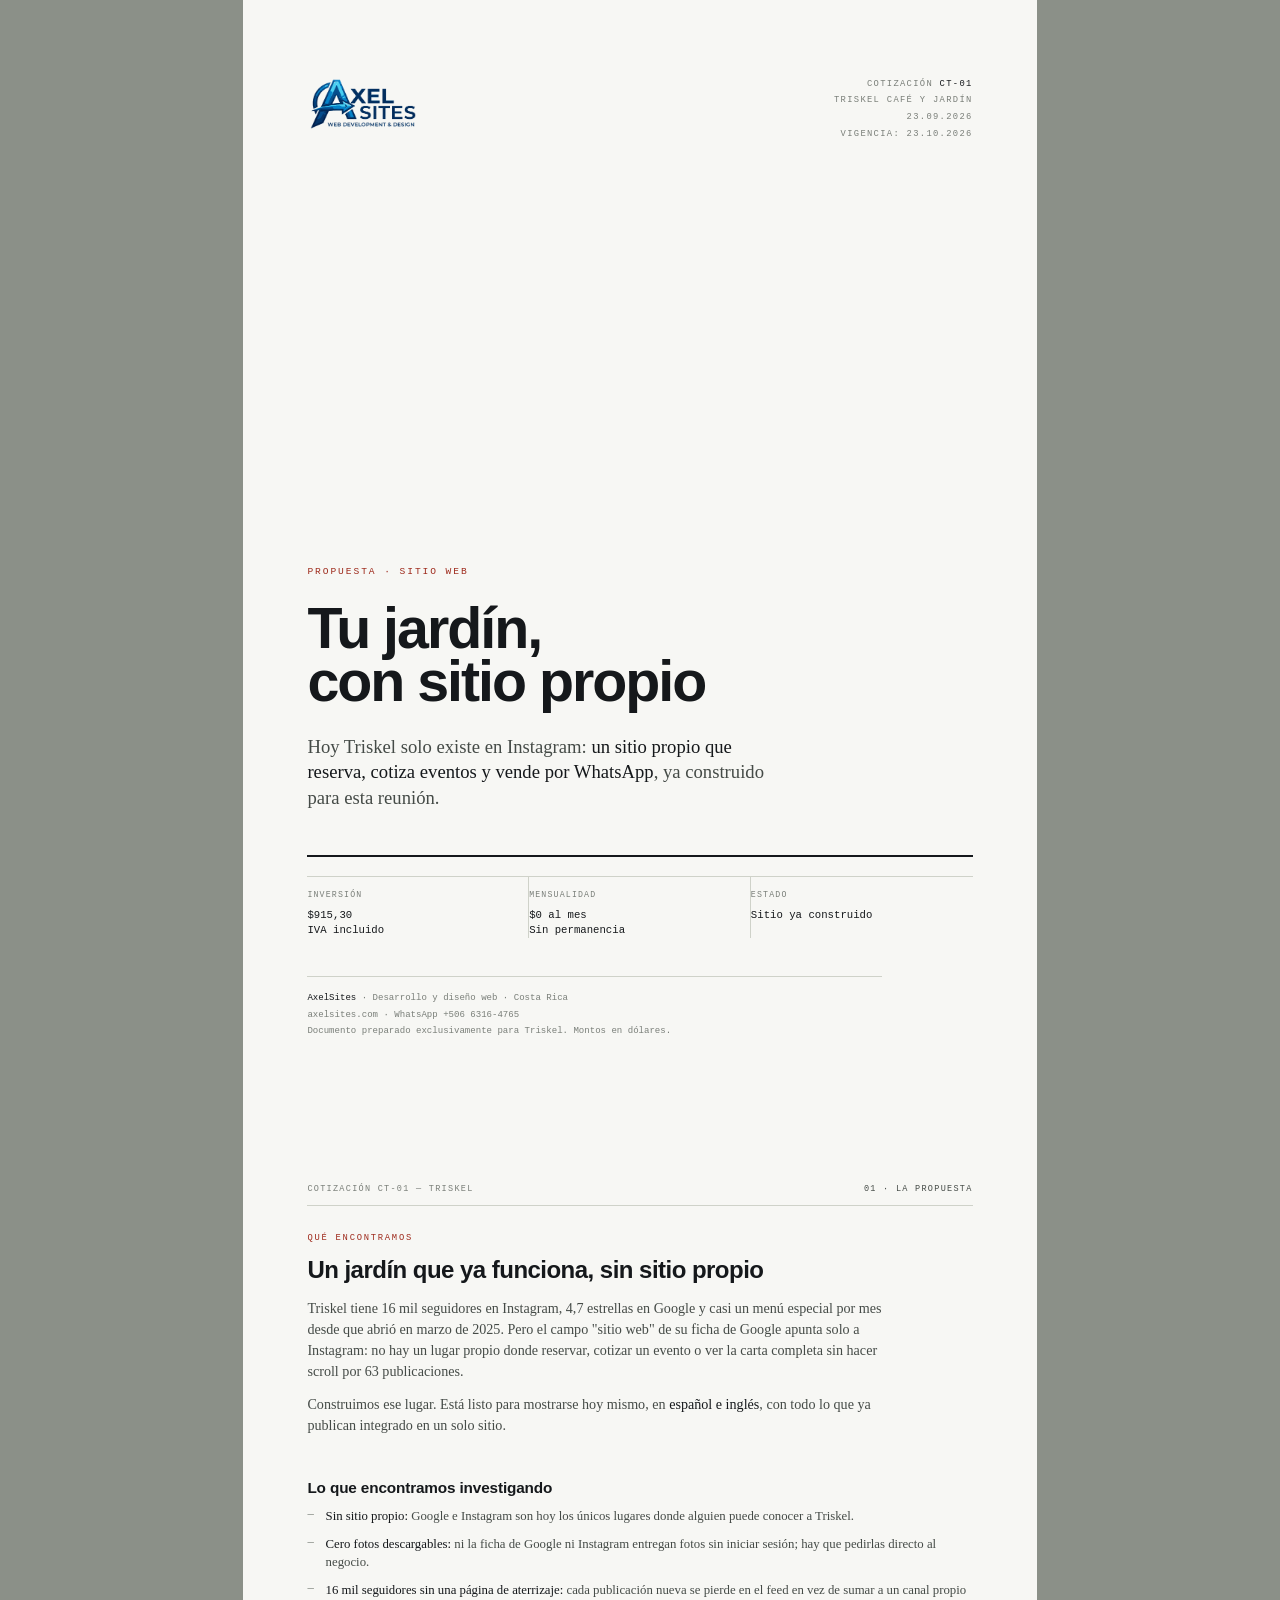
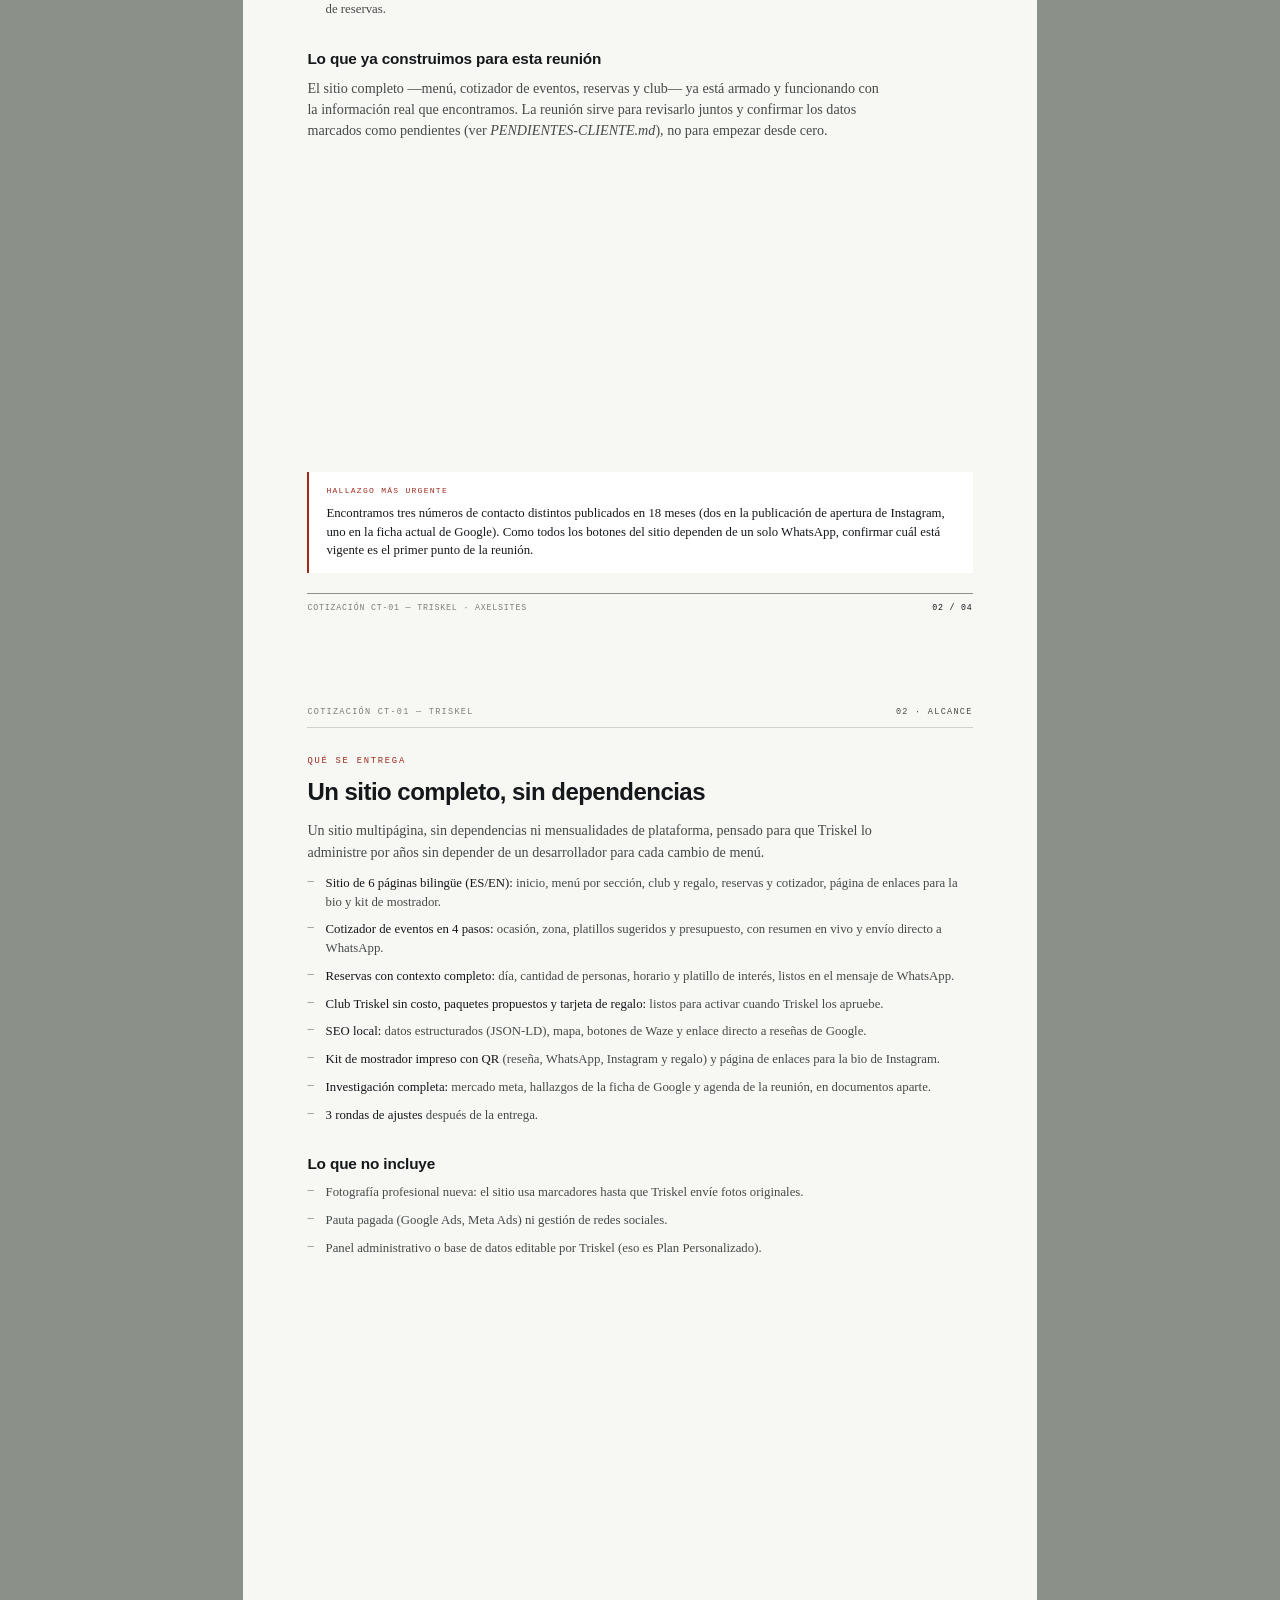
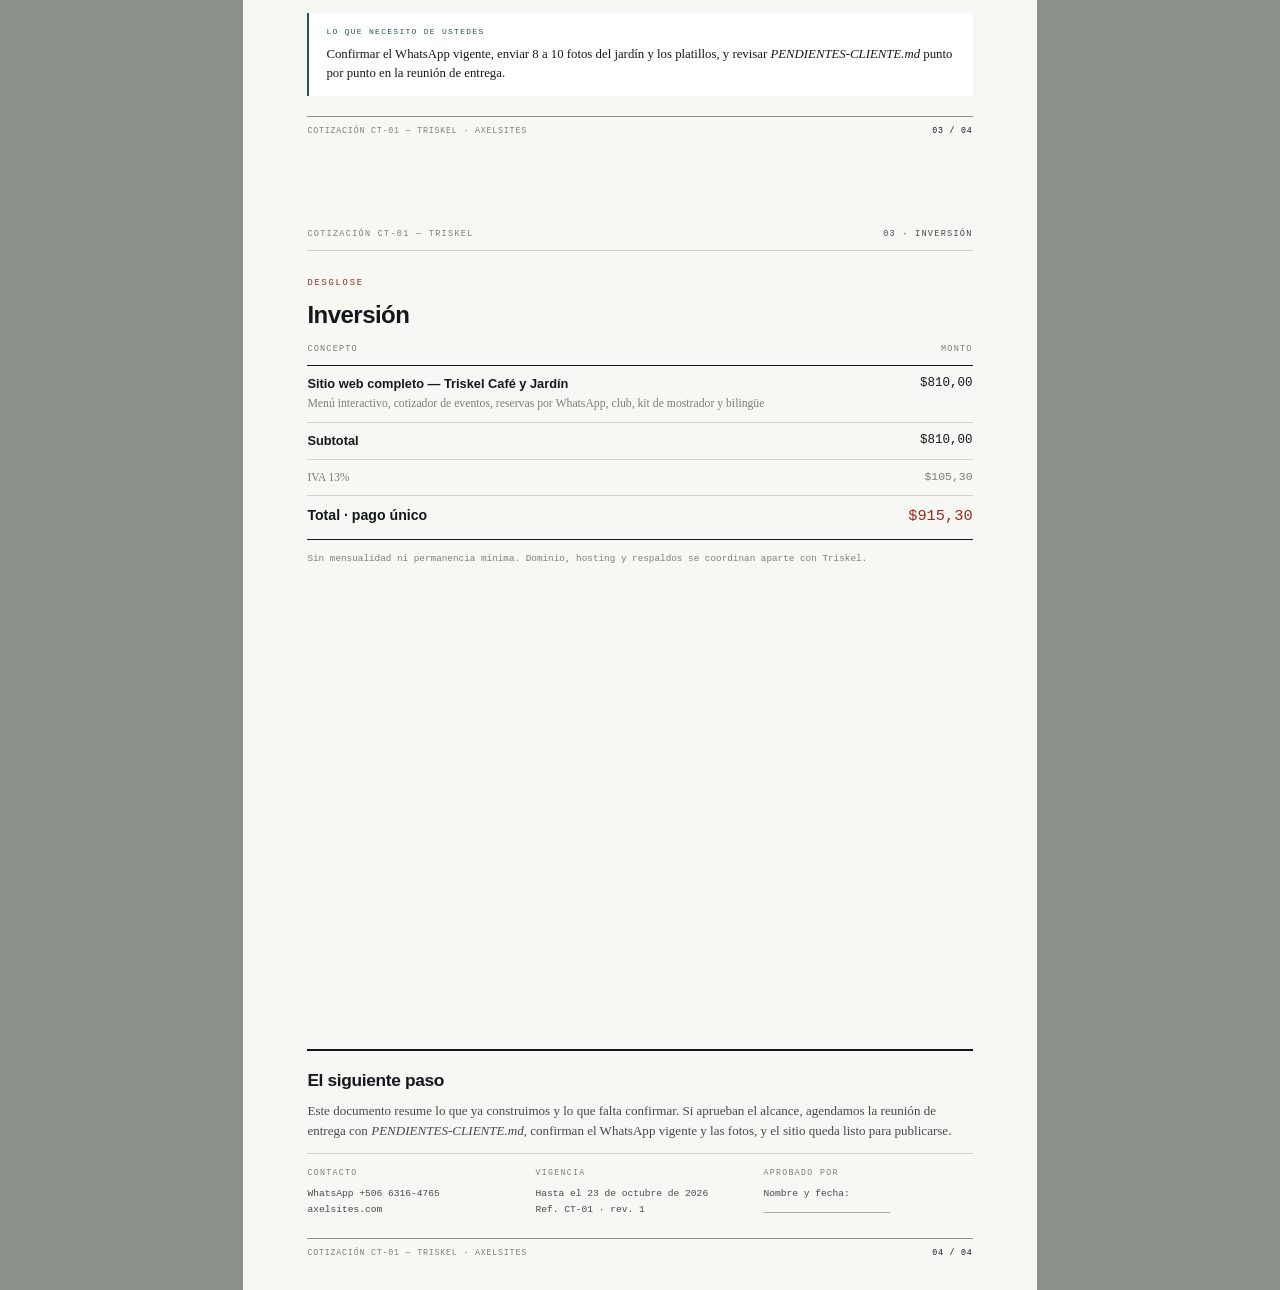
<file: cotizacion/cotizacion.html>
<!doctype html>
<!-- ==========================================================================
     COTIZACIÓN · formato estándar de Axel Sites (4 páginas A4)
     Triskel Café y Jardín · CT-01 · 23.09.2026
     Se exporta a PDF con:
       msedge --headless=new --disable-gpu --no-pdf-header-footer \
              --print-to-pdf="Cotizacion-CT01-Triskel.pdf" \
              "http://localhost:5539/cotizacion/cotizacion.html"
     ========================================================================== -->
<html lang="es">
<head>
<meta charset="utf-8">
<title>Cotización CT-01 · Triskel Café y Jardín</title>
<link rel="stylesheet" href="fonts-embedded.css">
<style>
@page{ size:A4; margin:0 }
:root{
  --paper:#F7F7F4; --ink:#15181B; --ink-2:#454B47; --muted:#7A7F79;
  --line:#CFD2C9; --line-hard:#8B9088;
  --red:#9E2A1C; --red-wash:#EDE2DF;
  --slate:#2F4F5C; --slate-wash:#DCE7EB;
  --f-d:"Archivo","Helvetica Neue",Arial,sans-serif;
  --f-b:"Newsreader",Georgia,serif;
  --f-m:"IBM Plex Mono",Consolas,monospace;
}
*{box-sizing:border-box; -webkit-print-color-adjust:exact; print-color-adjust:exact}
html,body{margin:0;padding:0;background:#8B9088}
body{font-family:var(--f-b); color:var(--ink); font-size:10pt; line-height:1.5}
.page{position:relative; width:210mm; height:297mm; background:var(--paper);
  overflow:hidden; page-break-after:always; break-after:page; margin:0 auto;
  padding:16mm 17mm 19mm; display:flex; flex-direction:column}
.page:last-child{page-break-after:auto; break-after:auto}
.tbstrip{position:absolute; left:17mm; right:17mm; bottom:8mm; border-top:.5pt solid var(--line-hard);
  padding-top:2.2mm; display:flex; justify-content:space-between; font-family:var(--f-m);
  font-size:6.2pt; letter-spacing:.1em; text-transform:uppercase; color:var(--muted)}
.tbstrip .pg{color:var(--ink); font-weight:500}
.rh{display:flex; justify-content:space-between; border-bottom:.5pt solid var(--line);
  padding-bottom:2.4mm; margin-bottom:7mm; font-family:var(--f-m); font-size:6.4pt;
  letter-spacing:.15em; text-transform:uppercase; color:var(--muted)}
.rh b{font-weight:500; color:var(--ink-2)}

/* ---------- portada ---------- */
.cover{justify-content:space-between; padding:20mm 17mm 19mm}
.cv-top{display:flex; justify-content:space-between; align-items:flex-start}
.cv-logo{height:15mm; width:auto; display:block}
.cv-ref{font-family:var(--f-m); font-size:6.6pt; letter-spacing:.15em; text-transform:uppercase;
  color:var(--muted); text-align:right; line-height:1.9}
.cv-ref b{color:var(--ink); font-weight:500}
.cv-mid{margin-top:auto}
.cv-eyebrow{font-family:var(--f-m); font-size:7.2pt; letter-spacing:.2em; text-transform:uppercase;
  color:var(--red); margin:0 0 6mm}
.cv-title{font-family:var(--f-d); font-weight:800; font-size:43pt; line-height:.92;
  letter-spacing:-.035em; margin:0 0 7mm}
.cv-sub{font-size:14pt; line-height:1.36; font-weight:300; color:var(--ink-2); max-width:122mm; margin:0 0 12mm}
.cv-sub em{font-style:normal; color:var(--ink); font-weight:400}
.cv-rule{height:1.6pt; background:var(--ink); margin-bottom:5mm}
.cv-grid{display:grid; grid-template-columns:repeat(3,1fr); border-top:.5pt solid var(--line)}
.cv-grid div{padding:3.2mm 4mm 0 0; border-right:.5pt solid var(--line)}
.cv-grid div:last-child{border-right:0; padding-right:0}
.cv-grid dt{font-family:var(--f-m); font-size:6.2pt; letter-spacing:.14em; text-transform:uppercase; color:var(--muted); margin:0 0 1.5mm}
.cv-grid dd{margin:0; font-family:var(--f-m); font-size:8pt; line-height:1.45}
.cv-foot{margin-top:10mm; padding-top:3.5mm; border-top:.5pt solid var(--line);
  font-family:var(--f-m); font-size:6.8pt; color:var(--muted); line-height:1.8}
.cv-foot b{color:var(--ink); font-weight:500}

/* ---------- tipografía ---------- */
h2{font-family:var(--f-d); font-weight:800; font-size:18pt; line-height:1.08;
  letter-spacing:-.022em; margin:0 0 4mm; text-wrap:balance}
h3{font-family:var(--f-d); font-weight:600; font-size:11.5pt; line-height:1.25; margin:0 0 2.6mm; letter-spacing:-.01em}
.eyebrow{font-family:var(--f-m); font-size:6.6pt; letter-spacing:.2em; text-transform:uppercase; color:var(--red); margin:0 0 3mm}
p{margin:0 0 3mm; max-width:152mm}
.lead{font-size:10.6pt; color:var(--ink-2); line-height:1.5}
.lead strong{color:var(--ink); font-weight:500}
strong{font-weight:500}
.sec{margin-bottom:8mm}
.tight .sec{margin-bottom:6mm}
.tight .steps > div{padding:2.2mm 0}
.tight td{padding:2.4mm 3mm 2.5mm 0}
.tight tr.tot td{padding-top:2.8mm; padding-bottom:2.8mm}
.sec:last-child{margin-bottom:0}

/* ---------- cajas ---------- */
.note{border-left:2pt solid var(--slate); background:#FFF; padding:3.4mm 4.5mm; margin:0}
.note .tag{display:block; font-family:var(--f-m); font-size:6pt; letter-spacing:.16em;
  text-transform:uppercase; color:var(--slate); margin-bottom:1.8mm}
.note p{font-size:9.6pt; line-height:1.48; margin:0; max-width:none}
.note--alerta{border-left-color:var(--red)}
.note--alerta .tag{color:var(--red)}

/* ---------- listas ---------- */
ul.tick{margin:0; padding:0; list-style:none; font-size:9.6pt; line-height:1.46; color:var(--ink-2)}
ul.tick li{position:relative; padding-left:4.8mm; margin-bottom:2.4mm}
ul.tick li:last-child{margin-bottom:0}
ul.tick li::before{content:"—"; position:absolute; left:0; color:var(--line-hard); font-family:var(--f-m); font-size:8pt}
ul.tick b{color:var(--ink); font-weight:500}
ul.tick.dos{columns:2; column-gap:9mm}
ul.tick.dos li{break-inside:avoid}

/* ---------- tablas ---------- */
table{width:100%; border-collapse:collapse; font-size:9.4pt; margin:0}
th{font-family:var(--f-m); font-size:6.4pt; letter-spacing:.14em; text-transform:uppercase;
  color:var(--muted); text-align:left; font-weight:500; padding:0 3mm 2.4mm 0; border-bottom:1pt solid var(--ink)}
th.r,td.r{text-align:right; padding-right:0}
td{padding:2.8mm 3mm 3mm 0; border-bottom:.5pt solid var(--line); vertical-align:top; line-height:1.4; color:var(--ink-2)}
td.it{font-family:var(--f-d); font-weight:600; font-size:9.6pt; color:var(--ink)}
td.num{font-family:var(--f-m); font-size:9.4pt; color:var(--ink); white-space:nowrap}
td .sm{display:block; font-family:var(--f-b); font-weight:400; font-size:8.8pt; color:var(--muted); margin-top:.9mm; letter-spacing:0; text-transform:none}
tr.tot td{border-bottom:1pt solid var(--ink); border-top:.5pt solid var(--ink-2); padding-top:3.2mm; padding-bottom:3.2mm}
tr.tot td.it{font-family:var(--f-d); font-weight:800; font-size:10.6pt}
tr.tot td.num{font-family:var(--f-m); font-size:11.5pt; font-weight:500; color:var(--red)}
tr.sub td{color:var(--muted); font-size:8.6pt}
tr.sub td.num{color:var(--muted); font-size:8.6pt}
.tnote{font-family:var(--f-m); font-size:7pt; color:var(--muted); line-height:1.65; margin:3mm 0 0; max-width:none}

/* ---------- pasos ---------- */
.steps{border-top:1pt solid var(--ink)}
.steps > div{display:grid; grid-template-columns:26mm 1fr; gap:0 5mm; padding:2.8mm 0; border-bottom:.5pt solid var(--line); align-items:baseline}
.steps .w{font-family:var(--f-m); font-size:7.6pt; letter-spacing:.06em; text-transform:uppercase; color:var(--red)}
.steps b{font-family:var(--f-d); font-weight:600; font-size:9.6pt}
.steps span{font-size:9.2pt; color:var(--ink-2)}

/* ---------- cierre ---------- */
.close{margin-top:auto; border-top:1.6pt solid var(--ink); padding-top:5mm}
.close h3{font-size:13pt; font-weight:800; letter-spacing:-.02em; margin-bottom:2.6mm}
.close p{font-size:9.8pt; color:var(--ink-2); margin-bottom:3.4mm; max-width:none}
.close .sign{display:grid; grid-template-columns:1fr 1fr 1fr; gap:0 5mm; border-top:.5pt solid var(--line); padding-top:3.2mm;
  font-family:var(--f-m); font-size:7.2pt; line-height:1.7; color:var(--ink-2)}
.close .sign b{display:block; font-size:6.2pt; letter-spacing:.16em; text-transform:uppercase; color:var(--muted); margin-bottom:1.4mm; font-weight:500}
</style>
</head>
<body>

<!-- ============ 1 · PORTADA ============ -->
<section class="page cover">
  <div class="cv-top">
    <img class="cv-logo" src="logo-axelsites.png" alt="AxelSites">
    <div class="cv-ref">
      Cotización <b>CT-01</b><br>
      Triskel Café y Jardín<br>
      23.09.2026<br>
      Vigencia: 23.10.2026
    </div>
  </div>

  <div class="cv-mid">
    <p class="cv-eyebrow">Propuesta · Sitio web</p>
    <h1 class="cv-title">Tu jardín,<br>con sitio propio</h1>
    <p class="cv-sub">Hoy Triskel solo existe en Instagram: <em>un sitio propio que reserva, cotiza eventos y vende por WhatsApp</em>, ya construido para esta reunión.</p>
    <div class="cv-rule"></div>
    <dl class="cv-grid">
      <div><dt>Inversión</dt><dd>$915,30<br>IVA incluido</dd></div>
      <div><dt>Mensualidad</dt><dd>$0 al mes<br>Sin permanencia</dd></div>
      <div><dt>Estado</dt><dd>Sitio ya construido</dd></div>
    </dl>
    <p class="cv-foot">
      <b>AxelSites</b> · Desarrollo y diseño web · Costa Rica<br>
      axelsites.com · WhatsApp +506 6316-4765<br>
      Documento preparado exclusivamente para Triskel. Montos en dólares.
    </p>
  </div>
</section>

<!-- ============ 2 · LA PROPUESTA ============ -->
<section class="page">
  <div class="rh"><span>Cotización CT-01 — Triskel</span><b>01 · La propuesta</b></div>

  <div class="sec">
    <p class="eyebrow">Qué encontramos</p>
    <h2>Un jardín que ya funciona, sin sitio propio</h2>
    <p class="lead">Triskel tiene 16 mil seguidores en Instagram, 4,7 estrellas en Google y casi un menú especial
    por mes desde que abrió en marzo de 2025. Pero el campo "sitio web" de su ficha de Google apunta solo a
    Instagram: no hay un lugar propio donde reservar, cotizar un evento o ver la carta completa sin hacer scroll
    por 63 publicaciones.</p>
    <p class="lead">Construimos ese lugar. Está listo para mostrarse hoy mismo, en <strong>español e inglés</strong>,
    con todo lo que ya publican integrado en un solo sitio.</p>
  </div>

  <div class="sec">
    <h3>Lo que encontramos investigando</h3>
    <ul class="tick">
      <li><b>Sin sitio propio: </b>Google e Instagram son hoy los únicos lugares donde alguien puede conocer a Triskel.</li>
      <li><b>Cero fotos descargables: </b>ni la ficha de Google ni Instagram entregan fotos sin iniciar sesión; hay que pedirlas directo al negocio.</li>
      <li><b>16 mil seguidores sin una página de aterrizaje: </b>cada publicación nueva se pierde en el feed en vez de sumar a un canal propio de reservas.</li>
    </ul>
  </div>

  <div class="sec">
    <h3>Lo que ya construimos para esta reunión</h3>
    <p class="lead">El sitio completo —menú, cotizador de eventos, reservas y club— ya está armado y funcionando
    con la información real que encontramos. La reunión sirve para revisarlo juntos y confirmar los datos marcados
    como pendientes (ver <em>PENDIENTES-CLIENTE.md</em>), no para empezar desde cero.</p>
  </div>

  <div class="note note--alerta" style="margin-top:auto">
    <span class="tag">Hallazgo más urgente</span>
    <p>Encontramos <strong>tres números de contacto distintos</strong> publicados en 18 meses (dos en la
    publicación de apertura de Instagram, uno en la ficha actual de Google). Como todos los botones del sitio
    dependen de un solo WhatsApp, confirmar cuál está vigente es el primer punto de la reunión.</p>
  </div>

  <div class="tbstrip"><span>Cotización CT-01 — Triskel · AxelSites</span><span class="pg">02 / 04</span></div>
</section>

<!-- ============ 3 · ALCANCE ============ -->
<section class="page">
  <div class="rh"><span>Cotización CT-01 — Triskel</span><b>02 · Alcance</b></div>

  <div class="sec">
    <p class="eyebrow">Qué se entrega</p>
    <h2>Un sitio completo, sin dependencias</h2>
    <p class="lead">Un sitio multipágina, sin dependencias ni mensualidades de plataforma, pensado para que
    Triskel lo administre por años sin depender de un desarrollador para cada cambio de menú.</p>
    <ul class="tick">
      <li><b>Sitio de 6 páginas bilingüe (ES/EN): </b>inicio, menú por sección, club y regalo, reservas y cotizador, página de enlaces para la bio y kit de mostrador.</li>
      <li><b>Cotizador de eventos en 4 pasos: </b>ocasión, zona, platillos sugeridos y presupuesto, con resumen en vivo y envío directo a WhatsApp.</li>
      <li><b>Reservas con contexto completo: </b>día, cantidad de personas, horario y platillo de interés, listos en el mensaje de WhatsApp.</li>
      <li><b>Club Triskel sin costo, paquetes propuestos y tarjeta de regalo: </b>listos para activar cuando Triskel los apruebe.</li>
      <li><b>SEO local: </b>datos estructurados (JSON-LD), mapa, botones de Waze y enlace directo a reseñas de Google.</li>
      <li><b>Kit de mostrador impreso con QR</b> (reseña, WhatsApp, Instagram y regalo) y página de enlaces para la bio de Instagram.</li>
      <li><b>Investigación completa: </b>mercado meta, hallazgos de la ficha de Google y agenda de la reunión, en documentos aparte.</li>
      <li><b>3 rondas de ajustes</b> después de la entrega.</li>
    </ul>
  </div>

  <div class="sec">
    <h3>Lo que no incluye</h3>
    <ul class="tick">
      <li>Fotografía profesional nueva: el sitio usa marcadores hasta que Triskel envíe fotos originales.</li>
      <li>Pauta pagada (Google Ads, Meta Ads) ni gestión de redes sociales.</li>
      <li>Panel administrativo o base de datos editable por Triskel (eso es Plan Personalizado).</li>
    </ul>
  </div>

  <div class="note" style="margin-top:auto">
    <span class="tag">Lo que necesito de ustedes</span>
    <p>Confirmar el WhatsApp vigente, enviar 8 a 10 fotos del jardín y los platillos, y revisar
    <em>PENDIENTES-CLIENTE.md</em> punto por punto en la reunión de entrega.</p>
  </div>

  <div class="tbstrip"><span>Cotización CT-01 — Triskel · AxelSites</span><span class="pg">03 / 04</span></div>
</section>

<!-- ============ 4 · INVERSIÓN ============ -->
<section class="page tight">
  <div class="rh"><span>Cotización CT-01 — Triskel</span><b>03 · Inversión</b></div>

  <div class="sec">
    <p class="eyebrow">Desglose</p>
    <h2>Inversión</h2>
    <table>
      <tr><th>Concepto</th><th class="r">Monto</th></tr>
      <tr><td class="it">Sitio web completo — Triskel Café y Jardín<span class="sm">Menú interactivo, cotizador de eventos, reservas por WhatsApp, club, kit de mostrador y bilingüe</span></td><td class="num r">$810,00</td></tr>
      <tr><td class="it">Subtotal</td><td class="num r">$810,00</td></tr>
      <tr class="sub"><td>IVA 13%</td><td class="num r">$105,30</td></tr>
      <tr class="tot"><td class="it">Total · pago único</td><td class="num r">$915,30</td></tr>
    </table>
    <p class="tnote">Sin mensualidad ni permanencia mínima. Dominio, hosting y respaldos se coordinan aparte con Triskel.</p>
  </div>

  <div class="close">
    <h3>El siguiente paso</h3>
    <p>Este documento resume lo que ya construimos y lo que falta confirmar. Si aprueban el alcance, agendamos
    la reunión de entrega con <em>PENDIENTES-CLIENTE.md</em>, confirman el WhatsApp vigente y las fotos, y el
    sitio queda listo para publicarse.</p>
    <div class="sign">
      <div><b>Contacto</b>WhatsApp +506 6316-4765<br>axelsites.com</div>
      <div><b>Vigencia</b>Hasta el 23 de octubre de 2026<br>Ref. CT-01 · rev. 1</div>
      <div><b>Aprobado por</b>Nombre y fecha:<br>______________________</div>
    </div>
  </div>

  <div class="tbstrip"><span>Cotización CT-01 — Triskel · AxelSites</span><span class="pg">04 / 04</span></div>
</section>

</body>
</html>
</file>
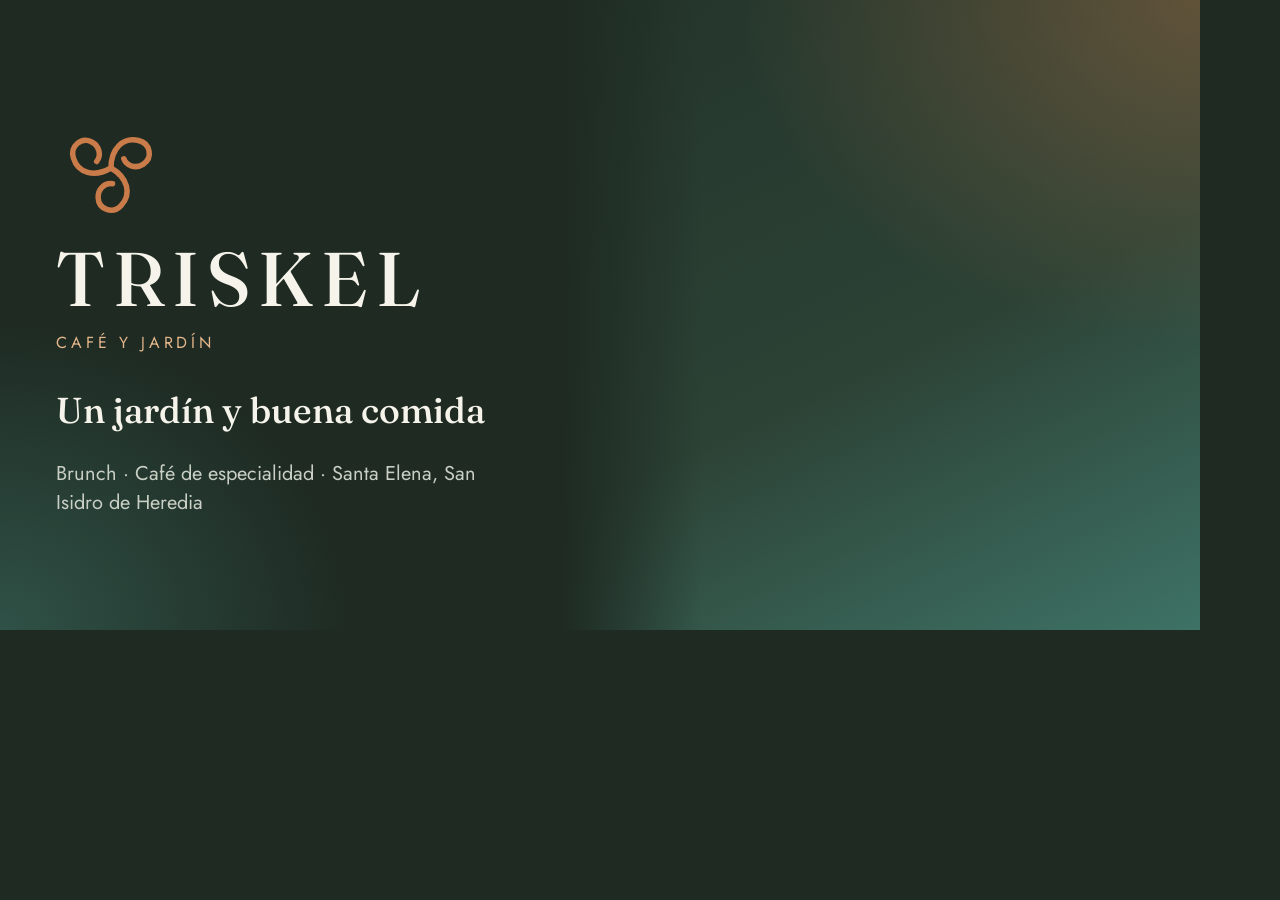
<file: herramientas/og.html>
<!doctype html>
<!-- Plantilla de la imagen para compartir (1200x630). Se exporta con:
     msedge --headless=new --screenshot=og.png --window-size=1200,630 --hide-scrollbars herramientas/og.html
     y se convierte a premium/img/og.jpg.
     Hoy no hay foto del negocio: el panel derecho usa un degradé de marca.
     Reemplazar por una foto real del jardín en cuanto Triskel la envíe. -->
<html lang="es">
<head>
<meta charset="utf-8">
<link href="https://fonts.googleapis.com/css2?family=Jost:wght@400;500&family=Fraunces:opsz,wght@9..144,500&display=swap" rel="stylesheet">
<style>
  html,body{ margin:0; width:1200px; height:630px; overflow:hidden; }
  body{ display:grid; grid-template-columns:560px 640px; font-family:"Jost", "Segoe UI", sans-serif; background:#1E2A22; color:#F5F3EA; }
  .txt{ position:relative; display:flex; flex-direction:column; justify-content:center; padding:0 56px; background:
    radial-gradient(90% 70% at 0% 100%, rgba(62,114,102,.55), transparent 70%), #1E2A22; }
  .txt svg{ width:110px; height:110px; color:#C97B49; margin-bottom:18px; }
  .marca{ font-family:"Fraunces", Georgia, serif; font-size:76px; font-weight:500; letter-spacing:.1em; line-height:1; margin:0; }
  .sub{ font-size:16px; letter-spacing:.24em; text-transform:uppercase; color:#E6B78C; margin:14px 0 34px; }
  .lema{ font-family:"Fraunces", Georgia, serif; font-weight:500; font-size:36px; line-height:1.25; margin:0 0 26px; }
  .lugar{ font-size:20px; color:#C9CFC5; margin:0; }
  .foto{ position:relative; background:
    radial-gradient(120% 90% at 100% 0%, rgba(201,123,73,.35), transparent 60%),
    linear-gradient(155deg, #24352B 0%, #2C4235 55%, #3E7266 100%); }
  .foto::before{ content:""; position:absolute; inset:0; background:linear-gradient(90deg, #1E2A22 0%, rgba(30,42,34,0) 22%); }
</style>
</head>
<body>
  <div class="txt">
    <svg viewBox="0 0 120 120" fill="none" stroke="currentColor" stroke-width="6" stroke-linecap="round" stroke-linejoin="round">
      <path d="M60 60C60 39 73 26 90 30c13 3 16 19 5 26-8 5-18 2-21-6"/>
      <path d="M60 60C60 39 73 26 90 30c13 3 16 19 5 26-8 5-18 2-21-6" transform="rotate(120 60 60)"/>
      <path d="M60 60C60 39 73 26 90 30c13 3 16 19 5 26-8 5-18 2-21-6" transform="rotate(240 60 60)"/>
    </svg>
    <p class="marca">TRISKEL</p>
    <p class="sub">Café y Jardín</p>
    <p class="lema">Un jardín y buena comida</p>
    <p class="lugar">Brunch · Café de especialidad · Santa Elena, San Isidro de Heredia</p>
  </div>
  <div class="foto"></div>
</body>
</html>
</file>
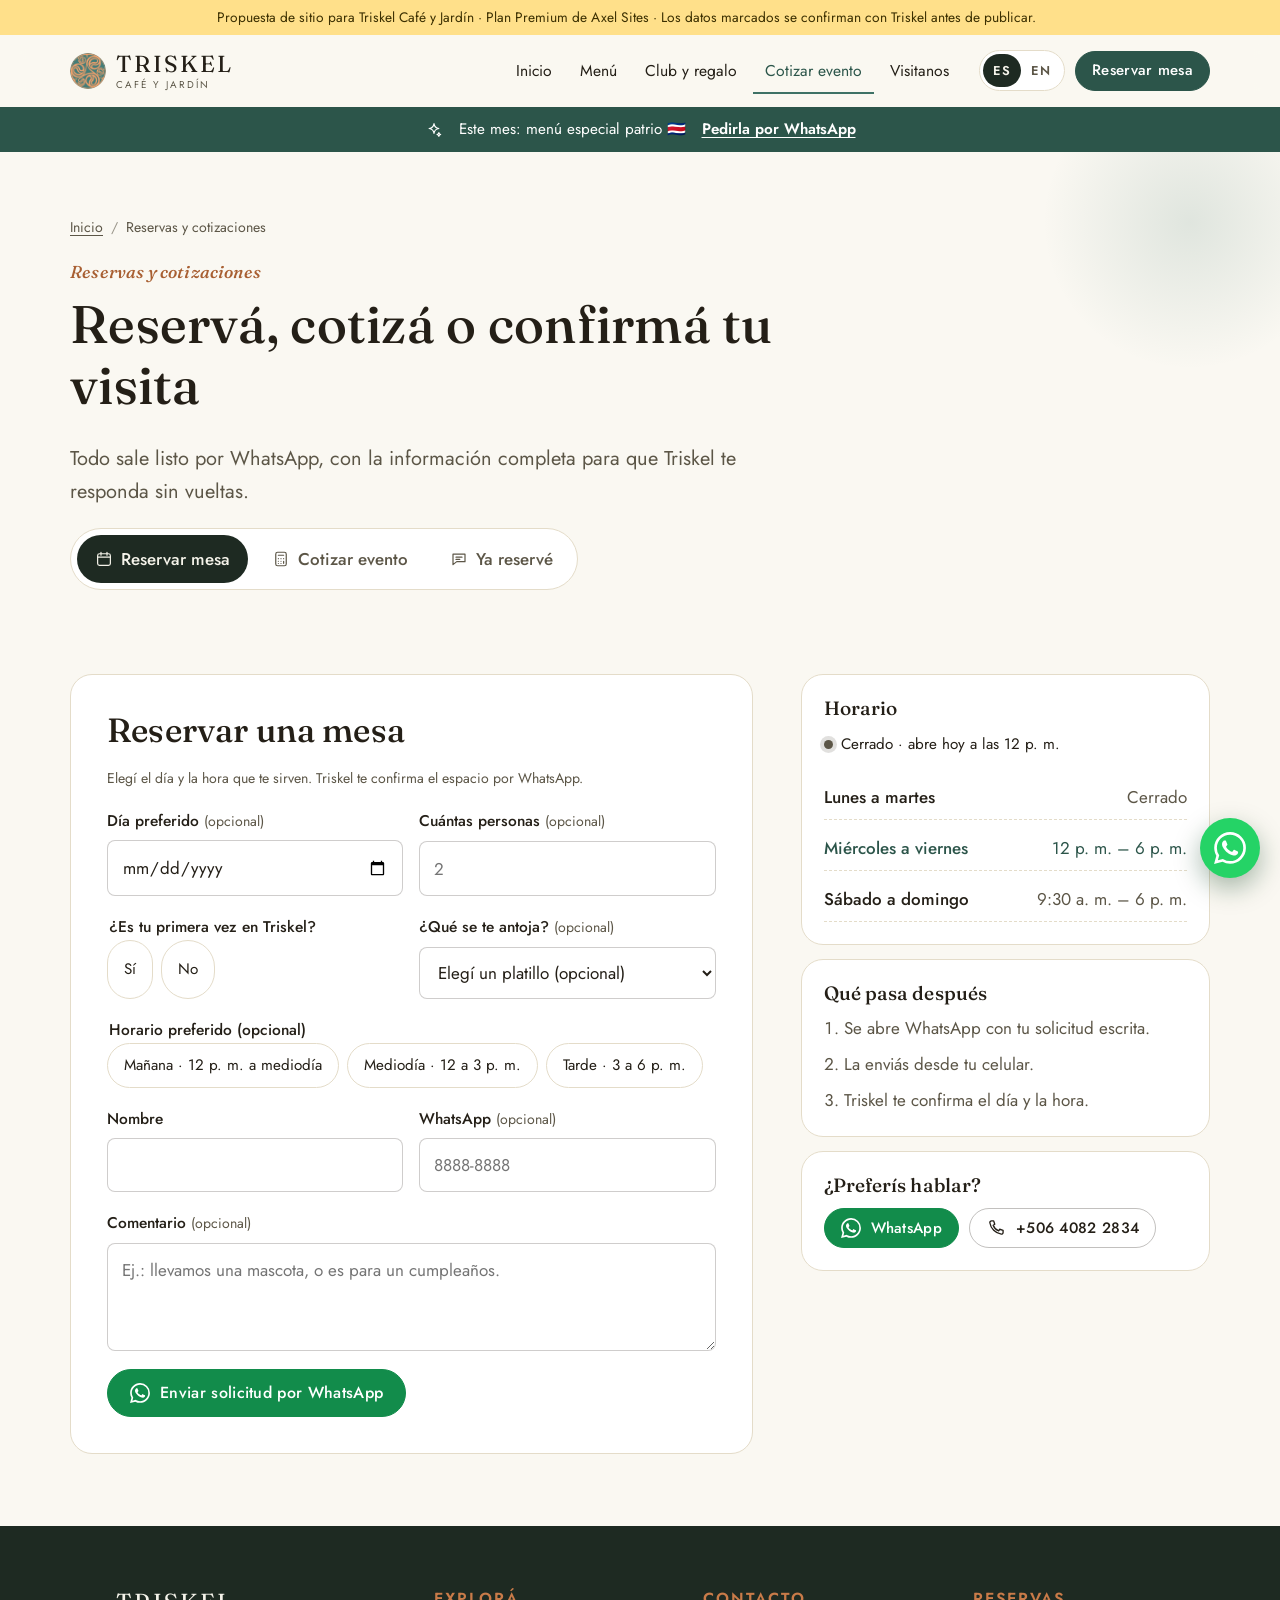
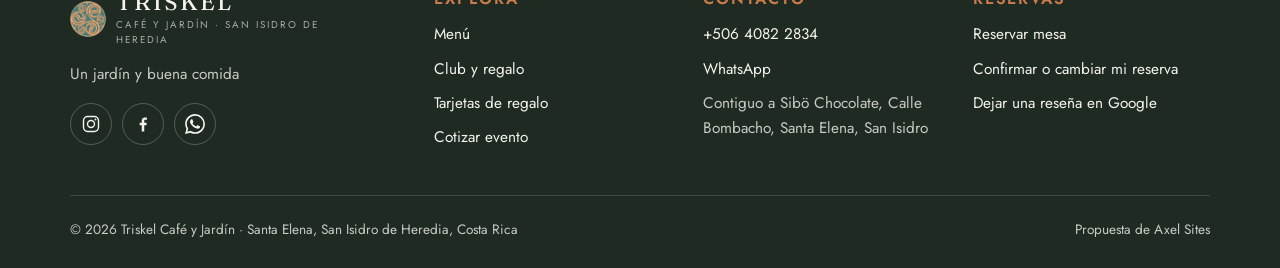
<file: premium/agendar.html>
<!doctype html>
<html lang="es">
<head>
<meta charset="utf-8">
<meta name="viewport" content="width=device-width, initial-scale=1">
<title data-i18n="meta.agenda.title">Reservar mesa y cotizar evento | Triskel Café y Jardín</title>
<meta name="description" content="Reservá tu mesa en Triskel, cotizá tu brunch o tu evento privado por ocasión, zona y presupuesto, o confirmá una reserva ya hecha. Todo sale listo por WhatsApp." data-i18n-attr="content:meta.agenda.desc">
<meta name="robots" content="noindex,nofollow">
<meta name="theme-color" content="#1E2A22">
<link rel="icon" href="img/favicon.svg" type="image/svg+xml">
<link rel="apple-touch-icon" href="img/apple-touch-icon.png">
<meta property="og:type" content="website">
<meta property="og:locale" content="es_CR">
<meta property="og:site_name" content="Triskel Café y Jardín">
<meta property="og:title" content="Reservá o cotizá en Triskel · Santa Elena, San Isidro de Heredia">
<meta property="og:description" content="Tu reserva o tu cotización, lista para enviar por WhatsApp.">
<meta property="og:image" content="img/og.jpg">
<meta name="twitter:card" content="summary_large_image">
<link rel="preconnect" href="https://fonts.googleapis.com">
<link rel="preconnect" href="https://fonts.gstatic.com" crossorigin>
<link href="https://fonts.googleapis.com/css2?family=Fraunces:opsz,wght@9..144,400;9..144,500;9..144,600&family=Jost:wght@400;500;600&display=swap" rel="stylesheet">
<link rel="stylesheet" href="css/styles.css">
<link rel="stylesheet" href="css/site.css">
</head>
<body data-page="agendar" class="has-demo-bar">

<!-- @sprite (bloque compartido: se sincroniza con herramientas/sync_parciales.py) -->
<svg xmlns="http://www.w3.org/2000/svg" style="display:none">
  <symbol id="i-orn" viewBox="0 0 132 22" fill="none" stroke="currentColor" stroke-width="1.4" stroke-linecap="round"><path d="M66 15c-3-3-3.5-7.5 0-12 3.5 4.5 3 9 0 12Z"/><path d="M65 15.5c-4.5-.5-7-3.5-6.5-7.5 2.5 1.5 4.2 3.3 5 5.5M67 15.5c4.5-.5 7-3.5 6.5-7.5-2.5 1.5-4.2 3.3-5 5.5"/><path d="M62 17.5C48 17 30 15 16 16c-5 .4-7-3.5-4-5.5 2.5-1.6 5 .5 3.5 2.5"/><path d="M70 17.5c14-.5 32-2.5 46-1.5 5 .4 7-3.5 4-5.5-2.5-1.6-5 .5-3.5 2.5"/></symbol>
  <symbol id="i-wa" viewBox="0 0 24 24"><path fill="currentColor" d="M17.47 14.38c-.3-.15-1.76-.87-2.03-.97-.27-.1-.47-.15-.67.15-.2.3-.77.97-.94 1.16-.17.2-.35.22-.64.07-.3-.15-1.26-.46-2.39-1.47-.88-.79-1.48-1.76-1.65-2.06-.17-.3-.02-.46.13-.6.13-.14.3-.35.45-.52.15-.17.2-.3.3-.5.1-.2.05-.37-.03-.52-.07-.15-.67-1.61-.92-2.2-.24-.59-.49-.5-.67-.51h-.57c-.2 0-.52.07-.8.37-.27.3-1.04 1.02-1.04 2.48s1.07 2.88 1.21 3.07c.15.2 2.1 3.2 5.08 4.49.71.3 1.26.49 1.7.63.71.22 1.36.19 1.87.12.57-.09 1.76-.72 2-1.42.25-.69.25-1.29.18-1.41-.08-.13-.28-.2-.57-.35Zm-5.42 7.4h-.01a9.87 9.87 0 0 1-5.03-1.38l-.36-.21-3.74.98 1-3.65-.24-.37a9.86 9.86 0 0 1-1.51-5.26c0-5.45 4.44-9.88 9.89-9.88 2.64 0 5.12 1.03 6.99 2.9a9.83 9.83 0 0 1 2.89 7c0 5.45-4.44 9.88-9.88 9.88Zm8.41-18.3A11.82 11.82 0 0 0 12.05 0C5.5 0 .16 5.34.16 11.89c0 2.1.55 4.14 1.59 5.95L.06 24l6.3-1.65a11.88 11.88 0 0 0 5.68 1.45h.01c6.55 0 11.89-5.34 11.89-11.89a11.82 11.82 0 0 0-3.48-8.41Z"/></symbol>
  <symbol id="i-ig" viewBox="0 0 24 24" fill="none" stroke="currentColor" stroke-width="1.7"><rect x="3" y="3" width="18" height="18" rx="5"/><circle cx="12" cy="12" r="4.2"/><circle cx="17.4" cy="6.6" r="1.1" fill="currentColor" stroke="none"/></symbol>
  <symbol id="i-fb" viewBox="0 0 24 24"><path fill="currentColor" d="M13.5 21v-7.5h2.6l.4-3.1h-3V8.5c0-.9.3-1.5 1.6-1.5h1.6V4.2c-.3 0-1.2-.1-2.3-.1-2.3 0-3.9 1.4-3.9 4v2.3H8v3.1h2.5V21h3Z"/></symbol>
  <symbol id="i-phone" viewBox="0 0 24 24" fill="none" stroke="currentColor" stroke-width="1.6" stroke-linejoin="round"><path d="M6.6 3.5h2.6l1.3 4-1.9 1.3a11 11 0 0 0 6.6 6.6l1.3-1.9 4 1.3v2.6a2 2 0 0 1-2.2 2A16.5 16.5 0 0 1 4.6 5.7a2 2 0 0 1 2-2.2Z"/></symbol>
  <symbol id="i-pin" viewBox="0 0 24 24" fill="none" stroke="currentColor" stroke-width="1.6"><path d="M12 21s-7-6.1-7-11.5A7 7 0 0 1 19 9.5C19 14.9 12 21 12 21Z"/><circle cx="12" cy="9.5" r="2.6"/></symbol>
  <symbol id="i-clock" viewBox="0 0 24 24" fill="none" stroke="currentColor" stroke-width="1.6" stroke-linecap="round"><circle cx="12" cy="12" r="8.5"/><path d="M12 7.5V12l3 2"/></symbol>
  <symbol id="i-cal" viewBox="0 0 24 24" fill="none" stroke="currentColor" stroke-width="1.6" stroke-linecap="round"><rect x="3.5" y="5" width="17" height="15.5" rx="2.5"/><path d="M3.5 9.5h17M8 3v4M16 3v4"/></symbol>
  <symbol id="i-map" viewBox="0 0 24 24" fill="none" stroke="currentColor" stroke-width="1.6" stroke-linejoin="round"><path d="m9 4.5-5 2v13l5-2 6 2 5-2v-13l-5 2-6-2Z"/><path d="M9 4.5v13M15 6.5v13"/></symbol>
  <symbol id="i-nav" viewBox="0 0 24 24" fill="none" stroke="currentColor" stroke-width="1.6" stroke-linejoin="round"><path d="m4 11 16-7-7 16-2-7-7-2Z"/></symbol>
  <symbol id="i-star" viewBox="0 0 24 24"><path fill="currentColor" d="m12 3.2 2.7 5.5 6 .9-4.35 4.25 1.03 6L12 17.02l-5.38 2.83 1.03-6L3.3 9.6l6-.9L12 3.2Z"/></symbol>
  <symbol id="i-check" viewBox="0 0 24 24" fill="none" stroke="currentColor" stroke-width="2" stroke-linecap="round" stroke-linejoin="round"><path d="m5 12.5 4.2 4.2L19 7"/></symbol>
  <symbol id="i-arrow" viewBox="0 0 24 24" fill="none" stroke="currentColor" stroke-width="1.8" stroke-linecap="round" stroke-linejoin="round"><path d="M5 12h14M13 6l6 6-6 6"/></symbol>
  <symbol id="i-share" viewBox="0 0 24 24" fill="none" stroke="currentColor" stroke-width="1.6"><circle cx="18" cy="5.5" r="2.5"/><circle cx="6" cy="12" r="2.5"/><circle cx="18" cy="18.5" r="2.5"/><path d="m8.2 10.8 7.6-4.1M8.2 13.2l7.6 4.1"/></symbol>
  <symbol id="i-gift" viewBox="0 0 24 24" fill="none" stroke="currentColor" stroke-width="1.6" stroke-linejoin="round"><rect x="3.5" y="8.5" width="17" height="4" rx="1"/><path d="M5 12.5v8h14v-8M12 8.5v12M12 8.5S10.5 4 8 4a2.2 2.2 0 0 0 0 4.5h4ZM12 8.5S13.5 4 16 4a2.2 2.2 0 0 1 0 4.5h-4Z"/></symbol>
  <symbol id="i-sparkle" viewBox="0 0 24 24" fill="none" stroke="currentColor" stroke-width="1.5" stroke-linejoin="round"><path d="M12 3.5c.6 4.4 2.1 5.9 6.5 6.5-4.4.6-5.9 2.1-6.5 6.5-.6-4.4-2.1-5.9-6.5-6.5 4.4-.6 5.9-2.1 6.5-6.5Z"/><path d="M18.5 15.5c.25 1.7.8 2.25 2.5 2.5-1.7.25-2.25.8-2.5 2.5-.25-1.7-.8-2.25-2.5-2.5 1.7-.25 2.25-.8 2.5-2.5Z"/></symbol>
  <symbol id="i-search" viewBox="0 0 24 24" fill="none" stroke="currentColor" stroke-width="1.7" stroke-linecap="round"><circle cx="10.5" cy="10.5" r="6.5"/><path d="m15.5 15.5 5 5"/></symbol>
  <symbol id="i-info" viewBox="0 0 24 24" fill="none" stroke="currentColor" stroke-width="1.7" stroke-linecap="round"><circle cx="12" cy="12" r="8.5"/><path d="M12 11v5.5M12 7.8h.01"/></symbol>
  <symbol id="i-calc" viewBox="0 0 24 24" fill="none" stroke="currentColor" stroke-width="1.6" stroke-linecap="round"><rect x="5" y="3" width="14" height="18" rx="2.5"/><path d="M8.5 7h7M8.5 11.5h.01M12 11.5h.01M15.5 11.5h.01M8.5 15h.01M12 15h.01M15.5 15v2.8M8.5 18h.01M12 18h.01"/></symbol>
  <symbol id="i-heart" viewBox="0 0 24 24" fill="none" stroke="currentColor" stroke-width="1.6" stroke-linejoin="round"><path d="M12 20s-7.5-4.6-7.5-10.2A4.3 4.3 0 0 1 12 7.2a4.3 4.3 0 0 1 7.5 2.6C19.5 15.4 12 20 12 20Z"/></symbol>
  <symbol id="i-card" viewBox="0 0 24 24" fill="none" stroke="currentColor" stroke-width="1.6" stroke-linecap="round"><rect x="3" y="5.5" width="18" height="13" rx="2.5"/><path d="M3 10h18M7 14.5h4"/></symbol>
  <symbol id="i-access" viewBox="0 0 24 24" fill="none" stroke="currentColor" stroke-width="1.6" stroke-linecap="round" stroke-linejoin="round"><circle cx="11" cy="4.5" r="1.8"/><path d="M11 7.5v6h5l2.5 5.5M7 10h7"/><path d="M8.5 12.2a5 5 0 1 0 6.6 6.3"/></symbol>
  <symbol id="i-quote" viewBox="0 0 24 24"><path fill="currentColor" d="M9.6 6C6.1 7 4 9.8 4 13.6V18h6v-6H7.2c.2-2 1.3-3.4 3.2-4.1L9.6 6Zm10 0C16.1 7 14 9.8 14 13.6V18h6v-6h-2.8c.2-2 1.3-3.4 3.2-4.1L19.6 6Z"/></symbol>
  <symbol id="i-chat" viewBox="0 0 24 24" fill="none" stroke="currentColor" stroke-width="1.6" stroke-linejoin="round"><path d="M4 5.5h16v10H9l-5 4v-14Z"/><path d="M8 9.5h8M8 12.5h5" stroke-linecap="round"/></symbol>
  <symbol id="i-print" viewBox="0 0 24 24" fill="none" stroke="currentColor" stroke-width="1.6" stroke-linejoin="round"><path d="M7 9V3.5h10V9M7 17.5H5a1.5 1.5 0 0 1-1.5-1.5v-5A1.5 1.5 0 0 1 5 9.5h14a1.5 1.5 0 0 1 1.5 1.5v5a1.5 1.5 0 0 1-1.5 1.5h-2"/><rect x="7" y="14" width="10" height="7" rx="1"/></symbol>
  <symbol id="i-globe" viewBox="0 0 24 24" fill="none" stroke="currentColor" stroke-width="1.6"><circle cx="12" cy="12" r="8.5"/><path d="M3.5 12h17M12 3.5c2.3 2.4 3.4 5.2 3.4 8.5s-1.1 6.1-3.4 8.5M12 3.5C9.7 5.9 8.6 8.7 8.6 12s1.1 6.1 3.4 8.5"/></symbol>
  <symbol id="i-close" viewBox="0 0 24 24" fill="none" stroke="currentColor" stroke-width="1.8" stroke-linecap="round"><path d="M6 6l12 12M18 6 6 18"/></symbol>
  <symbol id="i-coffee" viewBox="0 0 24 24" fill="none" stroke="currentColor" stroke-width="1.6" stroke-linecap="round" stroke-linejoin="round"><path d="M5 9h12v6a4 4 0 0 1-4 4H9a4 4 0 0 1-4-4V9Z"/><path d="M17 10.5h1.5a2.5 2.5 0 0 1 0 5H17"/><path d="M8.3 5.3c-.6-.8-.6-1.4 0-2.2M12 5.3c-.6-.8-.6-1.4 0-2.2"/></symbol>
  <symbol id="i-plate" viewBox="0 0 24 24" fill="none" stroke="currentColor" stroke-width="1.6" stroke-linecap="round" stroke-linejoin="round"><circle cx="13.2" cy="12" r="8.3"/><circle cx="13.2" cy="12" r="3.3"/><path d="M3.5 3.5v7.2c0 1.3.9 2.2 2 2.5M3.5 3.5v6.2M6 3.5v6.2"/></symbol>
  <symbol id="i-cocktail" viewBox="0 0 24 24" fill="none" stroke="currentColor" stroke-width="1.6" stroke-linecap="round" stroke-linejoin="round"><path d="M4.5 4h15l-7.5 8.2V19"/><path d="M9 19h6M6 7.2h12"/></symbol>
</svg>
<!-- /@sprite -->

<!-- @header -->
<div class="demo-bar" data-demo><span data-i18n="demo.barra">Propuesta de sitio para Triskel Café y Jardín · Plan Premium de Axel Sites · Los datos marcados se confirman con Triskel antes de publicar.</span></div>
<a class="skip" href="#main" data-i18n="a11y.saltar">Saltar al contenido</a>

<header class="hdr">
  <div class="wrap hdr__in">
    <a class="brand" href="index.html" aria-label="Triskel Café y Jardín, inicio">
      <img class="brand__mark" src="img/logo-triskel.png" alt="" width="36" height="36">
      <span class="brand__txt"><span class="brand__name">TRISKEL</span><span class="brand__sub" data-i18n="marca.sub">Café y Jardín</span></span>
    </a>
    <nav class="nav" id="menu" aria-label="Principal">
      <ul>
        <li><a href="index.html" data-nav="inicio" data-i18n="nav.inicio">Inicio</a></li>
        <li><a href="servicios.html" data-nav="servicios" data-i18n="nav.servicios">Menú</a></li>
        <li><a href="membresias.html" data-nav="membresias" data-i18n="nav.club">Club y regalo</a></li>
        <li><a href="agendar.html#cotizar" data-nav="agendar" aria-current="page" data-i18n="nav.cotizar">Cotizar evento</a></li>
        <li><a href="index.html#visitanos" data-nav="visitanos" data-i18n="nav.visitanos">Visitanos</a></li>
      </ul>
      <div class="nav__extra">
        <a class="btn btn--primary btn--block" href="agendar.html#agendar"><svg aria-hidden="true"><use href="#i-cal"/></svg><span data-i18n="cta.agendar">Reservar mesa</span></a>
        <a class="btn btn--wa btn--block" data-wa="Hola Triskel, estoy viendo su sitio web y quiero consultar por una reserva." data-wa-en="Hi Triskel, I'm on your website and would like to ask about a reservation."><svg aria-hidden="true"><use href="#i-wa"/></svg><span data-i18n="cta.whatsapp">Escribir por WhatsApp</span></a>
        <div class="nav-redes">
          <a data-href="instagram" aria-label="Instagram de Triskel"><svg aria-hidden="true"><use href="#i-ig"/></svg></a>
          <a data-href="facebook" aria-label="Facebook de Triskel"><svg aria-hidden="true"><use href="#i-fb"/></svg></a>
        </div>
      </div>
    </nav>
    <div class="hdr__tools">
      <div class="lang" role="group" aria-label="Idioma / Language">
        <button type="button" data-lang="es" aria-pressed="true">ES</button>
        <button type="button" data-lang="en" aria-pressed="false">EN</button>
      </div>
      <a class="btn btn--primary btn--sm hdr__cta" href="agendar.html#agendar"><span data-i18n="cta.agendar">Reservar mesa</span></a>
      <button class="burger" type="button" aria-controls="menu" aria-expanded="false" aria-label="Abrir menú"><span></span><span></span><span></span></button>
    </div>
  </div>
</header>

<div class="promo" data-render="promo" hidden></div>
<!-- /@header -->

<main id="main">

  <section class="page-hero">
    <div class="wrap">
      <ol class="migas" aria-label="Ruta">
        <li><a href="index.html" data-i18n="nav.inicio">Inicio</a></li>
        <li aria-current="page" data-i18n="agenda.miga">Reservas y cotizaciones</li>
      </ol>
      <p class="eyebrow" data-i18n="agenda.eyebrow">Reservas y cotizaciones</p>
      <h1 data-i18n="agenda.h1">Reservá, cotizá o confirmá tu visita</h1>
      <p class="lead" data-i18n="agenda.lead">Todo sale listo por WhatsApp, con la información completa para que Triskel te responda sin vueltas.</p>
      <div class="tabs" role="tablist" aria-label="Opciones" data-i18n-attr="aria-label:agenda.tabs">
        <button type="button" role="tab" id="tab-agendar" data-tab="agendar" aria-controls="panel-agendar" aria-selected="true"><svg aria-hidden="true"><use href="#i-cal"/></svg><span data-i18n="cta.agendar">Reservar mesa</span></button>
        <button type="button" role="tab" id="tab-cotizar" data-tab="cotizar" aria-controls="panel-cotizar" aria-selected="false" tabindex="-1"><svg aria-hidden="true"><use href="#i-calc"/></svg><span data-i18n="agenda.tab.cotizar">Cotizar evento</span></button>
        <button type="button" role="tab" id="tab-seguimiento" data-tab="seguimiento" aria-controls="panel-seguimiento" aria-selected="false" tabindex="-1"><svg aria-hidden="true"><use href="#i-chat"/></svg><span data-i18n="agenda.tab.seg">Ya reservé</span></button>
      </div>
    </div>
  </section>

  <section class="catalogo">
    <div class="wrap">

      <!-- ============================== RESERVAR ============================== -->
      <div class="tabpanel" id="panel-agendar" role="tabpanel" aria-labelledby="tab-agendar">
        <div class="agenda">
          <form id="form-cita" class="form panel" novalidate>
            <div>
              <h2 data-i18n="cita.h2">Reservar una mesa</h2>
              <p class="hint" data-i18n="cita.p">Elegí el día y la hora que te sirven. Triskel te confirma el espacio por WhatsApp.</p>
            </div>
            <div class="row2">
              <div class="field">
                <label for="ci-fecha"><span data-i18n="cita.fecha">Día preferido</span> <span class="opt" data-i18n="form.opcional">(opcional)</span></label>
                <input id="ci-fecha" name="fecha" type="date" class="input" aria-describedby="err-cita-fecha">
                <p class="err" id="err-cita-fecha" hidden data-i18n="cita.err.fecha">Ese día no hay atención. Elegí otro día.</p>
              </div>
              <div class="field">
                <label for="ci-personas"><span data-i18n="cita.personas">Cuántas personas</span> <span class="opt" data-i18n="form.opcional">(opcional)</span></label>
                <input id="ci-personas" name="personas" class="input" type="number" min="1" max="40" inputmode="numeric" placeholder="2">
              </div>
            </div>
            <div class="row2">
              <fieldset class="fieldset">
                <legend data-i18n="cita.primera">¿Es tu primera vez en Triskel?</legend>
                <div class="chips">
                  <label class="chip"><input type="radio" name="primera" value="si"><span data-i18n="form.si">Sí</span></label>
                  <label class="chip"><input type="radio" name="primera" value="no"><span data-i18n="form.no">No</span></label>
                </div>
              </fieldset>
              <div class="field">
                <label for="ci-servicio"><span data-i18n="cita.servicio">¿Qué se te antoja?</span> <span class="opt" data-i18n="form.opcional">(opcional)</span></label>
                <select id="ci-servicio" name="servicio" class="select"></select>
              </div>
            </div>
            <fieldset class="fieldset">
              <legend><span data-i18n="cita.franja">Horario preferido</span> <span class="opt" data-i18n="form.opcional">(opcional)</span></legend>
              <div class="chips" data-render="franjas"></div>
            </fieldset>
            <div class="row2">
              <div class="field">
                <label for="ci-nombre" data-i18n="form.nombre">Nombre</label>
                <input id="ci-nombre" name="nombre" class="input" autocomplete="name" aria-describedby="err-cita-nombre">
                <p class="err" id="err-cita-nombre" hidden data-i18n="form.err.nombre">Escribí tu nombre.</p>
              </div>
              <div class="field">
                <label for="ci-tel">WhatsApp <span class="opt" data-sin-registro data-i18n="form.opcional">(opcional)</span></label>
                <input id="ci-tel" name="telefono" class="input" type="tel" inputmode="tel" autocomplete="tel" placeholder="8888-8888" aria-describedby="err-cita-tel">
                <p class="err" id="err-cita-tel" hidden data-i18n="form.err.tel">Revisá el número: 8 dígitos, o con código de país.</p>
              </div>
            </div>
            <div class="field">
              <label for="ci-comentario"><span data-i18n="form.comentario">Comentario</span> <span class="opt" data-i18n="form.opcional">(opcional)</span></label>
              <textarea id="ci-comentario" name="comentario" class="textarea" placeholder="Ej.: llevamos una mascota, o es para un cumpleaños." data-i18n-attr="placeholder:cita.comentario.ph"></textarea>
            </div>
            <label class="check" data-si-registro hidden><input type="checkbox" name="consentimiento" aria-describedby="err-cita-consent"><span data-i18n="form.consent">Acepto que Triskel use estos datos solo para responder mi solicitud.</span></label>
            <p class="err" id="err-cita-consent" hidden data-i18n="form.err.consent">Necesitamos tu autorización para registrar la solicitud.</p>
            <div>
              <button class="btn btn--wa" type="submit"><svg aria-hidden="true"><use href="#i-wa"/></svg><span data-i18n="cita.enviar">Enviar solicitud por WhatsApp</span></button>
            </div>
            <div class="envio" data-render="envio" hidden aria-live="polite"></div>
          </form>

          <aside class="aside">
            <div class="panel" data-flag="horario">
              <h3 data-i18n="inicio.vis.horario">Horario</h3>
              <p class="estado" data-render="estado"></p>
              <dl class="horas" data-render="horario"></dl>
            </div>
            <div class="panel">
              <h3 data-i18n="cita.despues.h">Qué pasa después</h3>
              <ol>
                <li data-i18n="cita.despues.1">Se abre WhatsApp con tu solicitud escrita.</li>
                <li data-i18n="cita.despues.2">La enviás desde tu celular.</li>
                <li data-i18n="cita.despues.3">Triskel te confirma el día y la hora.</li>
              </ol>
            </div>
            <div class="panel">
              <h3 data-i18n="cita.hablar.h">¿Preferís hablar?</h3>
              <div class="visita__btns" style="margin-top:12px">
                <a class="btn btn--wa btn--sm" data-wa="Hola Triskel, quiero reservar una mesa. ¿Qué espacios tienen?" data-wa-en="Hi Triskel, I'd like to book a table. What openings do you have?"><svg aria-hidden="true"><use href="#i-wa"/></svg>WhatsApp</a>
                <a class="btn btn--ghost btn--sm" data-href="tel"><svg aria-hidden="true"><use href="#i-phone"/></svg><span data-neg="telefono"></span></a>
              </div>
            </div>
          </aside>
        </div>
      </div>

      <!-- ============================== COTIZAR EVENTO ============================== -->
      <div class="tabpanel" id="panel-cotizar" role="tabpanel" aria-labelledby="tab-cotizar" hidden>
        <div class="cotiz">
          <form id="form-cotizar" class="panel" novalidate>
            <ol class="stepper" data-render="stepper" aria-label="Pasos" data-i18n-attr="aria-label:cot.pasos">
              <li class="is-on" aria-current="step"><span data-i18n="cot.p1">Ocasión</span></li>
              <li><span data-i18n="cot.p2">Zona</span></li>
              <li><span data-i18n="cot.p3">Platillos</span></li>
              <li><span data-i18n="cot.p4">Presupuesto</span></li>
            </ol>

            <div class="paso" data-paso="1">
              <h2 data-i18n="cot.p1.h">¿Qué estás planeando?</h2>
              <p class="hint" data-i18n="cot.p1.hint">Elegí brunch, comidas o un evento privado, y marcá uno o varios objetivos.</p>
              <div class="areas-sel" data-render="cot-areas" role="group" aria-label="Áreas" data-i18n-attr="aria-label:cot.areas"></div>
              <div class="chips" data-render="cot-objetivos"></div>
              <p class="err" id="err-cot-1" hidden data-i18n="cot.err.1">Marcá al menos un objetivo.</p>
              <div class="paso__nav">
                <button type="button" class="btn btn--primary" data-ir="2"><span data-i18n="cot.siguiente">Siguiente</span><svg aria-hidden="true"><use href="#i-arrow"/></svg></button>
              </div>
            </div>

            <div class="paso" data-paso="2" hidden>
              <h2 data-i18n="cot.p2.h">¿En qué zona?</h2>
              <p class="hint" data-i18n="cot.p2.hint">Opcional: ayuda a que la cotización sea más precisa.</p>
              <div data-render="cot-zonas"></div>
              <div class="paso__nav">
                <button type="button" class="btn btn--ghost" data-ir="1" data-i18n="cot.atras">Atrás</button>
                <button type="button" class="btn btn--primary" data-ir="3"><span data-i18n="cot.siguiente">Siguiente</span><svg aria-hidden="true"><use href="#i-arrow"/></svg></button>
              </div>
            </div>

            <div class="paso" data-paso="3" hidden>
              <h2 data-i18n="cot.p3.h">Platillos que pueden ayudarte</h2>
              <p class="hint" data-i18n="cot.p3.hint">Marcá los que te interesan. Si tenés dudas, pedí que te recomienden.</p>
              <div class="sugeridos" data-render="cot-sugeridos"></div>
              <p class="err" id="err-cot-3" hidden data-i18n="cot.err.3">Marcá un platillo o pedí una recomendación.</p>
              <div class="paso__nav">
                <button type="button" class="btn btn--ghost" data-ir="2" data-i18n="cot.atras">Atrás</button>
                <button type="button" class="btn btn--primary" data-ir="4"><span data-i18n="cot.siguiente">Siguiente</span><svg aria-hidden="true"><use href="#i-arrow"/></svg></button>
              </div>
            </div>

            <div class="paso" data-paso="4" hidden>
              <h2 data-i18n="cot.p4.h">Presupuesto y contacto</h2>
              <p class="hint" data-i18n="cot.p4.hint">Con esto Triskel te responde con opciones que calcen con lo que buscás.</p>
              <div class="form">
                <fieldset class="fieldset">
                  <legend data-i18n="cot.presupuesto">Presupuesto aproximado por persona</legend>
                  <div class="chips" data-render="cot-presupuestos"></div>
                  <p class="err" id="err-cot-presupuesto" hidden data-i18n="cot.err.presupuesto">Elegí un rango o «Prefiero que me asesoren».</p>
                </fieldset>
                <fieldset class="fieldset">
                  <legend><span data-i18n="cot.cuando">¿Para cuándo?</span> <span class="opt" data-i18n="form.opcional">(opcional)</span></legend>
                  <div class="chips" data-render="cot-cuando"></div>
                </fieldset>
                <div class="row2">
                  <div class="field">
                    <label for="co-nombre" data-i18n="form.nombre">Nombre</label>
                    <input id="co-nombre" name="nombre" class="input" autocomplete="name" aria-describedby="err-cot-nombre">
                    <p class="err" id="err-cot-nombre" hidden data-i18n="form.err.nombre">Escribí tu nombre.</p>
                  </div>
                  <div class="field">
                    <label for="co-tel">WhatsApp <span class="opt" data-sin-registro data-i18n="form.opcional">(opcional)</span></label>
                    <input id="co-tel" name="telefono" class="input" type="tel" inputmode="tel" autocomplete="tel" placeholder="8888-8888" aria-describedby="err-cot-tel">
                    <p class="err" id="err-cot-tel" hidden data-i18n="form.err.tel">Revisá el número: 8 dígitos, o con código de país.</p>
                  </div>
                </div>
                <div class="field">
                  <label for="co-comentario"><span data-i18n="form.comentario">Comentario</span> <span class="opt" data-i18n="form.opcional">(opcional)</span></label>
                  <textarea id="co-comentario" name="comentario" class="textarea" placeholder="Ej.: somos 12 personas para un cumpleaños." data-i18n-attr="placeholder:cot.comentario.ph"></textarea>
                </div>
                <label class="check" data-si-registro hidden><input type="checkbox" name="consentimiento" aria-describedby="err-cot-consent"><span data-i18n="form.consent">Acepto que Triskel use estos datos solo para responder mi solicitud.</span></label>
                <p class="err" id="err-cot-consent" hidden data-i18n="form.err.consent">Necesitamos tu autorización para registrar la solicitud.</p>
              </div>
              <div class="paso__nav">
                <button type="button" class="btn btn--ghost" data-ir="3" data-i18n="cot.atras">Atrás</button>
                <button type="submit" class="btn btn--wa"><svg aria-hidden="true"><use href="#i-wa"/></svg><span data-i18n="cot.enviar">Enviar por WhatsApp</span></button>
              </div>
              <div class="envio" data-render="envio" hidden aria-live="polite"></div>
            </div>
          </form>

          <aside class="resumen panel" data-render="resumen" aria-live="polite"></aside>
        </div>
      </div>

      <!-- ============================== SOY CLIENTE / YA RESERVÉ ============================== -->
      <div class="tabpanel" id="panel-seguimiento" role="tabpanel" aria-labelledby="tab-seguimiento" hidden>
        <div class="agenda">
          <form id="form-seguimiento" class="form panel" novalidate>
            <div>
              <h2 data-i18n="seg.h2">¿Ya reservaste?</h2>
              <p class="hint" data-i18n="seg.p">Escribí por aquí para confirmar, cambiar tu reserva o hacer una consulta. El mensaje sale con tus datos para ubicarte más rápido.</p>
            </div>
            <div class="row2">
              <div class="field">
                <label for="sg-nombre"><span data-i18n="form.nombre">Nombre</span> <span class="opt" data-i18n="form.opcional">(opcional)</span></label>
                <input id="sg-nombre" name="nombre" class="input" autocomplete="name">
              </div>
              <div class="field">
                <label for="sg-trat" data-i18n="seg.trat">Platillo de interés</label>
                <select id="sg-trat" name="tratamiento" class="select"></select>
              </div>
            </div>
            <div class="seg-acciones">
              <button type="button" class="seg-accion" data-seg="confirmar"><svg aria-hidden="true"><use href="#i-cal"/></svg><b data-i18n="seg.a1">Confirmar mi reserva</b><small data-i18n="seg.a1.p">Para asegurar tu mesa.</small></button>
              <button type="button" class="seg-accion" data-seg="reprogramar"><svg aria-hidden="true"><use href="#i-clock"/></svg><b data-i18n="seg.a2">Cambiar el día o la hora</b><small data-i18n="seg.a2.p">Si no podés llegar, avisá con tiempo.</small></button>
              <button type="button" class="seg-accion" data-seg="consulta"><svg aria-hidden="true"><use href="#i-chat"/></svg><b data-i18n="seg.a3">Consulta sobre mi reserva</b><small data-i18n="seg.a3.p">Dudas sobre el menú o el espacio.</small></button>
            </div>
          </form>
          <aside class="aside">
            <div class="panel">
              <h3 data-i18n="seg.aside.h">Tu acceso directo</h3>
              <p class="hint" data-i18n="seg.aside.p">Guardá esta página en tu celular: es el camino más corto para hablar con Triskel sobre tu reserva.</p>
              <p class="nota-demo" data-demo><svg aria-hidden="true"><use href="#i-info"/></svg><span data-i18n="demo.seg">Propuesta: un canal directo para quienes ya reservaron. Triskel define quién responde y en qué horario.</span></p>
            </div>
          </aside>
        </div>
      </div>

    </div>
  </section>

</main>

<!-- @footer -->
<footer class="ftr">
  <div class="wrap">
    <div class="ftr__grid">
      <div>
        <a class="brand" href="index.html" aria-label="Triskel Café y Jardín, inicio">
          <img class="brand__mark" src="img/logo-triskel.png" alt="" width="36" height="36">
          <span class="brand__txt"><span class="brand__name">TRISKEL</span><span class="brand__sub" data-i18n="marca.sub2">Café y Jardín · San Isidro de Heredia</span></span>
        </a>
        <p data-neg="eslogan">Un jardín y buena comida</p>
        <div class="ftr__redes">
          <a data-href="instagram" aria-label="Instagram de Triskel"><svg aria-hidden="true"><use href="#i-ig"/></svg></a>
          <a data-href="facebook" aria-label="Facebook de Triskel"><svg aria-hidden="true"><use href="#i-fb"/></svg></a>
          <a data-wa="Hola Triskel, los encontré en su sitio web y quiero consultar por una reserva." data-wa-en="Hi Triskel, I found you on your website and want to ask about a reservation." aria-label="WhatsApp de Triskel"><svg aria-hidden="true"><use href="#i-wa"/></svg></a>
        </div>
      </div>
      <div>
        <h3 data-i18n="ftr.explorar">Explorá</h3>
        <ul>
          <li><a href="servicios.html" data-i18n="nav.servicios">Menú</a></li>
          <li><a href="membresias.html" data-i18n="nav.club">Club y regalo</a></li>
          <li><a href="membresias.html#regalo" data-i18n="ftr.regalo">Tarjetas de regalo</a></li>
          <li><a href="agendar.html#cotizar" data-i18n="nav.cotizar">Cotizar evento</a></li>
        </ul>
      </div>
      <div>
        <h3 data-i18n="ftr.contacto">Contacto</h3>
        <ul>
          <li><a data-href="tel"><span data-neg="telefono"></span></a></li>
          <li><a data-wa="Hola Triskel, quiero reservar una mesa." data-wa-en="Hi Triskel, I'd like to book a table.">WhatsApp</a></li>
          <li data-requiere="email"><a data-href="email"><span data-neg="email"></span></a></li>
          <li><span data-neg="direccion"></span>, <span data-neg="canton"></span></li>
        </ul>
      </div>
      <div>
        <h3 data-i18n="ftr.pacientes">Reservas</h3>
        <ul>
          <li><a href="agendar.html#agendar" data-i18n="cta.agendar">Reservar mesa</a></li>
          <li><a href="agendar.html#seguimiento" data-i18n="ftr.seguimiento">Confirmar o cambiar mi reserva</a></li>
          <li><a data-href="escribir-resena" data-i18n="ftr.resena">Dejar una reseña en Google</a></li>
        </ul>
      </div>
    </div>
    <div class="ftr__legal">
      <p>© <span data-year></span> Triskel Café y Jardín · <span data-i18n="ftr.legal">Santa Elena, San Isidro de Heredia, Costa Rica</span></p>
      <p data-demo data-i18n="ftr.demo">Propuesta de Axel Sites</p>
    </div>
  </div>
</footer>

<a class="wa-float" data-wa="Hola Triskel, estoy viendo su sitio web y quiero consultar por una reserva." data-wa-en="Hi Triskel, I'm on your website and would like to ask about a reservation." aria-label="Escribir a Triskel por WhatsApp" data-i18n-attr="aria-label:a11y.wa"><svg aria-hidden="true"><use href="#i-wa"/></svg></a>
<nav class="barra-movil" aria-label="Acciones rápidas" data-i18n-attr="aria-label:a11y.rapidas">
  <a href="agendar.html#agendar"><svg aria-hidden="true"><use href="#i-cal"/></svg><span data-i18n="movil.agendar">Reservar</span></a>
  <a class="is-wa" data-wa="Hola Triskel, estoy viendo su sitio web y quiero consultar por una reserva." data-wa-en="Hi Triskel, I'm on your website and would like to ask about a reservation."><svg aria-hidden="true"><use href="#i-wa"/></svg>WhatsApp</a>
  <a href="agendar.html#cotizar"><svg aria-hidden="true"><use href="#i-calc"/></svg><span data-i18n="movil.cotizar">Cotizar</span></a>
</nav>
<!-- /@footer -->

<script src="js/core.js"></script>
<script src="js/en.js"></script>
<script src="js/i18n.js"></script>
<script src="js/main.js"></script>
</body>
</html>
</file>
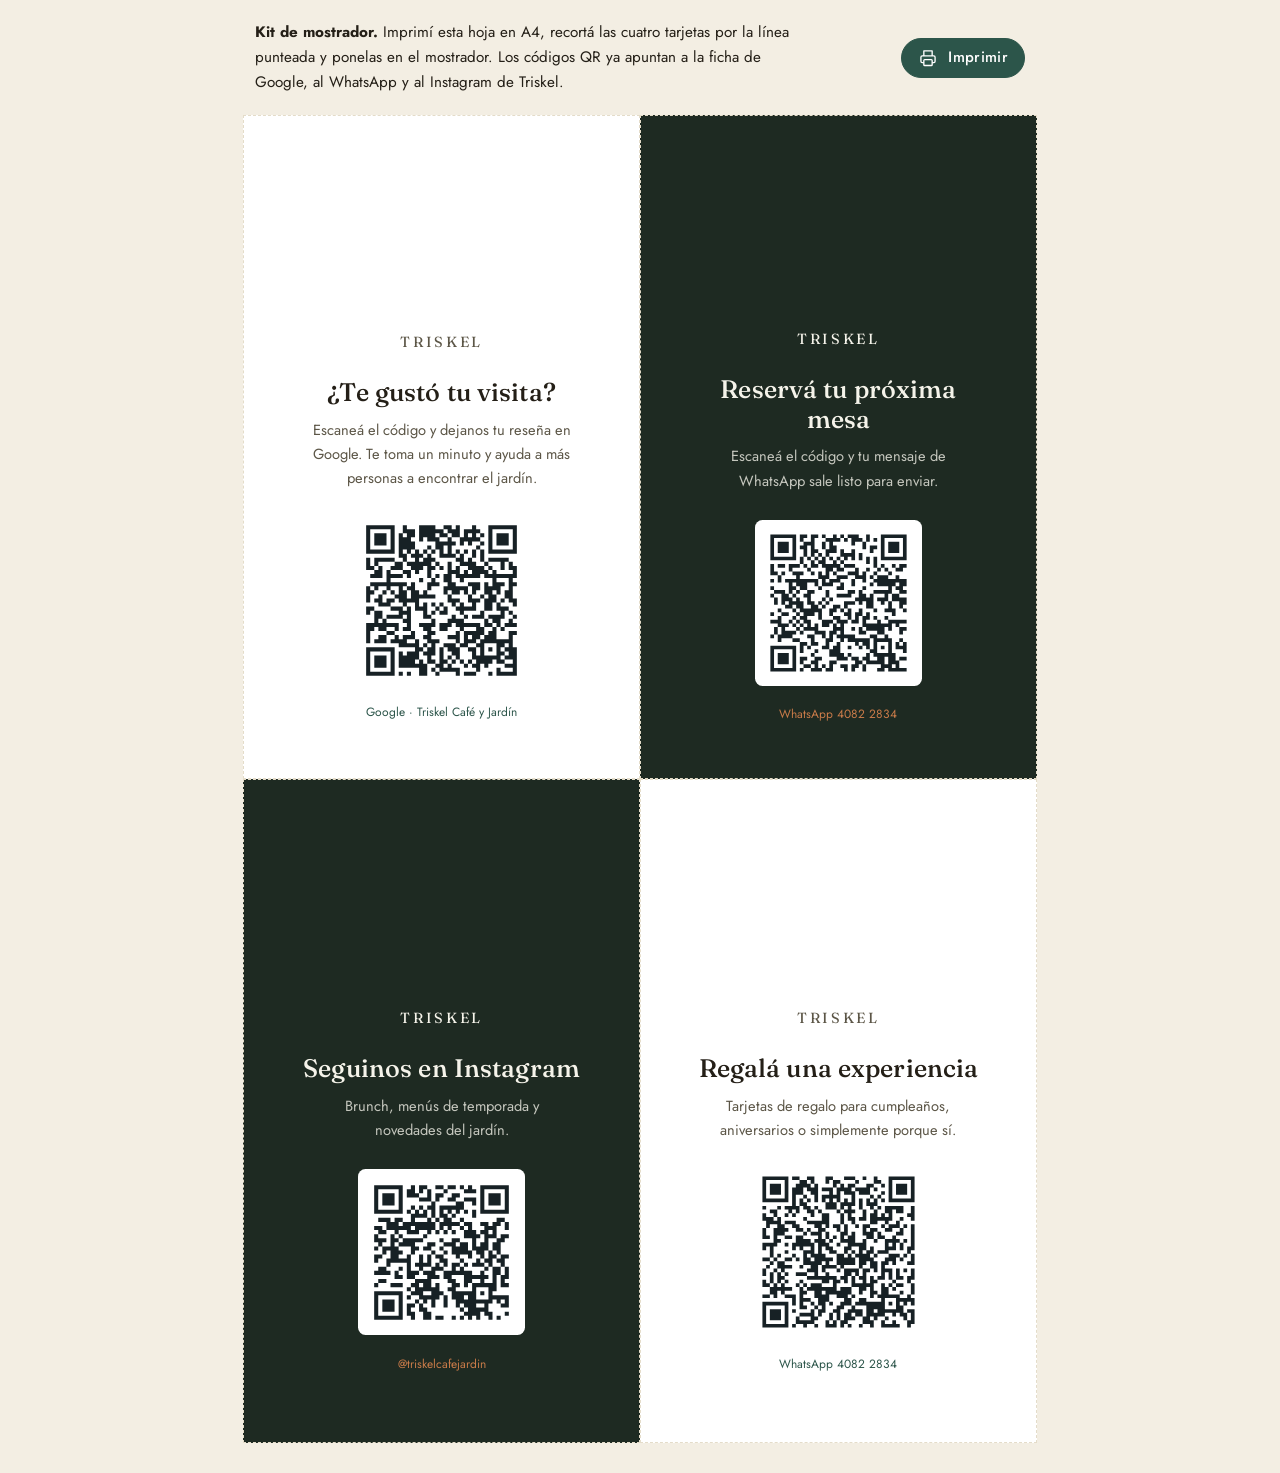
<file: premium/kit-mostrador.html>
<!doctype html>
<html lang="es">
<head>
<meta charset="utf-8">
<meta name="viewport" content="width=device-width, initial-scale=1">
<title>Kit de mostrador · Triskel Café y Jardín</title>
<meta name="robots" content="noindex,nofollow">
<link rel="icon" href="img/favicon.svg" type="image/svg+xml">
<link rel="preconnect" href="https://fonts.googleapis.com">
<link rel="preconnect" href="https://fonts.gstatic.com" crossorigin>
<link href="https://fonts.googleapis.com/css2?family=Fraunces:opsz,wght@9..144,400;9..144,500;9..144,600&family=Jost:wght@400;500;600&display=swap" rel="stylesheet">
<link rel="stylesheet" href="css/styles.css">
<link rel="stylesheet" href="css/site.css">
</head>
<body data-page="kit" class="kit-page">

<!-- @sprite (bloque compartido: se sincroniza con herramientas/sync_parciales.py) -->
<svg xmlns="http://www.w3.org/2000/svg" style="display:none">
  <symbol id="i-orn" viewBox="0 0 132 22" fill="none" stroke="currentColor" stroke-width="1.4" stroke-linecap="round"><path d="M66 15c-3-3-3.5-7.5 0-12 3.5 4.5 3 9 0 12Z"/><path d="M65 15.5c-4.5-.5-7-3.5-6.5-7.5 2.5 1.5 4.2 3.3 5 5.5M67 15.5c4.5-.5 7-3.5 6.5-7.5-2.5 1.5-4.2 3.3-5 5.5"/><path d="M62 17.5C48 17 30 15 16 16c-5 .4-7-3.5-4-5.5 2.5-1.6 5 .5 3.5 2.5"/><path d="M70 17.5c14-.5 32-2.5 46-1.5 5 .4 7-3.5 4-5.5-2.5-1.6-5 .5-3.5 2.5"/></symbol>
  <symbol id="i-wa" viewBox="0 0 24 24"><path fill="currentColor" d="M17.47 14.38c-.3-.15-1.76-.87-2.03-.97-.27-.1-.47-.15-.67.15-.2.3-.77.97-.94 1.16-.17.2-.35.22-.64.07-.3-.15-1.26-.46-2.39-1.47-.88-.79-1.48-1.76-1.65-2.06-.17-.3-.02-.46.13-.6.13-.14.3-.35.45-.52.15-.17.2-.3.3-.5.1-.2.05-.37-.03-.52-.07-.15-.67-1.61-.92-2.2-.24-.59-.49-.5-.67-.51h-.57c-.2 0-.52.07-.8.37-.27.3-1.04 1.02-1.04 2.48s1.07 2.88 1.21 3.07c.15.2 2.1 3.2 5.08 4.49.71.3 1.26.49 1.7.63.71.22 1.36.19 1.87.12.57-.09 1.76-.72 2-1.42.25-.69.25-1.29.18-1.41-.08-.13-.28-.2-.57-.35Zm-5.42 7.4h-.01a9.87 9.87 0 0 1-5.03-1.38l-.36-.21-3.74.98 1-3.65-.24-.37a9.86 9.86 0 0 1-1.51-5.26c0-5.45 4.44-9.88 9.89-9.88 2.64 0 5.12 1.03 6.99 2.9a9.83 9.83 0 0 1 2.89 7c0 5.45-4.44 9.88-9.88 9.88Zm8.41-18.3A11.82 11.82 0 0 0 12.05 0C5.5 0 .16 5.34.16 11.89c0 2.1.55 4.14 1.59 5.95L.06 24l6.3-1.65a11.88 11.88 0 0 0 5.68 1.45h.01c6.55 0 11.89-5.34 11.89-11.89a11.82 11.82 0 0 0-3.48-8.41Z"/></symbol>
  <symbol id="i-ig" viewBox="0 0 24 24" fill="none" stroke="currentColor" stroke-width="1.7"><rect x="3" y="3" width="18" height="18" rx="5"/><circle cx="12" cy="12" r="4.2"/><circle cx="17.4" cy="6.6" r="1.1" fill="currentColor" stroke="none"/></symbol>
  <symbol id="i-fb" viewBox="0 0 24 24"><path fill="currentColor" d="M13.5 21v-7.5h2.6l.4-3.1h-3V8.5c0-.9.3-1.5 1.6-1.5h1.6V4.2c-.3 0-1.2-.1-2.3-.1-2.3 0-3.9 1.4-3.9 4v2.3H8v3.1h2.5V21h3Z"/></symbol>
  <symbol id="i-phone" viewBox="0 0 24 24" fill="none" stroke="currentColor" stroke-width="1.6" stroke-linejoin="round"><path d="M6.6 3.5h2.6l1.3 4-1.9 1.3a11 11 0 0 0 6.6 6.6l1.3-1.9 4 1.3v2.6a2 2 0 0 1-2.2 2A16.5 16.5 0 0 1 4.6 5.7a2 2 0 0 1 2-2.2Z"/></symbol>
  <symbol id="i-pin" viewBox="0 0 24 24" fill="none" stroke="currentColor" stroke-width="1.6"><path d="M12 21s-7-6.1-7-11.5A7 7 0 0 1 19 9.5C19 14.9 12 21 12 21Z"/><circle cx="12" cy="9.5" r="2.6"/></symbol>
  <symbol id="i-clock" viewBox="0 0 24 24" fill="none" stroke="currentColor" stroke-width="1.6" stroke-linecap="round"><circle cx="12" cy="12" r="8.5"/><path d="M12 7.5V12l3 2"/></symbol>
  <symbol id="i-cal" viewBox="0 0 24 24" fill="none" stroke="currentColor" stroke-width="1.6" stroke-linecap="round"><rect x="3.5" y="5" width="17" height="15.5" rx="2.5"/><path d="M3.5 9.5h17M8 3v4M16 3v4"/></symbol>
  <symbol id="i-map" viewBox="0 0 24 24" fill="none" stroke="currentColor" stroke-width="1.6" stroke-linejoin="round"><path d="m9 4.5-5 2v13l5-2 6 2 5-2v-13l-5 2-6-2Z"/><path d="M9 4.5v13M15 6.5v13"/></symbol>
  <symbol id="i-nav" viewBox="0 0 24 24" fill="none" stroke="currentColor" stroke-width="1.6" stroke-linejoin="round"><path d="m4 11 16-7-7 16-2-7-7-2Z"/></symbol>
  <symbol id="i-star" viewBox="0 0 24 24"><path fill="currentColor" d="m12 3.2 2.7 5.5 6 .9-4.35 4.25 1.03 6L12 17.02l-5.38 2.83 1.03-6L3.3 9.6l6-.9L12 3.2Z"/></symbol>
  <symbol id="i-check" viewBox="0 0 24 24" fill="none" stroke="currentColor" stroke-width="2" stroke-linecap="round" stroke-linejoin="round"><path d="m5 12.5 4.2 4.2L19 7"/></symbol>
  <symbol id="i-arrow" viewBox="0 0 24 24" fill="none" stroke="currentColor" stroke-width="1.8" stroke-linecap="round" stroke-linejoin="round"><path d="M5 12h14M13 6l6 6-6 6"/></symbol>
  <symbol id="i-share" viewBox="0 0 24 24" fill="none" stroke="currentColor" stroke-width="1.6"><circle cx="18" cy="5.5" r="2.5"/><circle cx="6" cy="12" r="2.5"/><circle cx="18" cy="18.5" r="2.5"/><path d="m8.2 10.8 7.6-4.1M8.2 13.2l7.6 4.1"/></symbol>
  <symbol id="i-gift" viewBox="0 0 24 24" fill="none" stroke="currentColor" stroke-width="1.6" stroke-linejoin="round"><rect x="3.5" y="8.5" width="17" height="4" rx="1"/><path d="M5 12.5v8h14v-8M12 8.5v12M12 8.5S10.5 4 8 4a2.2 2.2 0 0 0 0 4.5h4ZM12 8.5S13.5 4 16 4a2.2 2.2 0 0 1 0 4.5h-4Z"/></symbol>
  <symbol id="i-sparkle" viewBox="0 0 24 24" fill="none" stroke="currentColor" stroke-width="1.5" stroke-linejoin="round"><path d="M12 3.5c.6 4.4 2.1 5.9 6.5 6.5-4.4.6-5.9 2.1-6.5 6.5-.6-4.4-2.1-5.9-6.5-6.5 4.4-.6 5.9-2.1 6.5-6.5Z"/><path d="M18.5 15.5c.25 1.7.8 2.25 2.5 2.5-1.7.25-2.25.8-2.5 2.5-.25-1.7-.8-2.25-2.5-2.5 1.7-.25 2.25-.8 2.5-2.5Z"/></symbol>
  <symbol id="i-search" viewBox="0 0 24 24" fill="none" stroke="currentColor" stroke-width="1.7" stroke-linecap="round"><circle cx="10.5" cy="10.5" r="6.5"/><path d="m15.5 15.5 5 5"/></symbol>
  <symbol id="i-info" viewBox="0 0 24 24" fill="none" stroke="currentColor" stroke-width="1.7" stroke-linecap="round"><circle cx="12" cy="12" r="8.5"/><path d="M12 11v5.5M12 7.8h.01"/></symbol>
  <symbol id="i-calc" viewBox="0 0 24 24" fill="none" stroke="currentColor" stroke-width="1.6" stroke-linecap="round"><rect x="5" y="3" width="14" height="18" rx="2.5"/><path d="M8.5 7h7M8.5 11.5h.01M12 11.5h.01M15.5 11.5h.01M8.5 15h.01M12 15h.01M15.5 15v2.8M8.5 18h.01M12 18h.01"/></symbol>
  <symbol id="i-heart" viewBox="0 0 24 24" fill="none" stroke="currentColor" stroke-width="1.6" stroke-linejoin="round"><path d="M12 20s-7.5-4.6-7.5-10.2A4.3 4.3 0 0 1 12 7.2a4.3 4.3 0 0 1 7.5 2.6C19.5 15.4 12 20 12 20Z"/></symbol>
  <symbol id="i-card" viewBox="0 0 24 24" fill="none" stroke="currentColor" stroke-width="1.6" stroke-linecap="round"><rect x="3" y="5.5" width="18" height="13" rx="2.5"/><path d="M3 10h18M7 14.5h4"/></symbol>
  <symbol id="i-access" viewBox="0 0 24 24" fill="none" stroke="currentColor" stroke-width="1.6" stroke-linecap="round" stroke-linejoin="round"><circle cx="11" cy="4.5" r="1.8"/><path d="M11 7.5v6h5l2.5 5.5M7 10h7"/><path d="M8.5 12.2a5 5 0 1 0 6.6 6.3"/></symbol>
  <symbol id="i-quote" viewBox="0 0 24 24"><path fill="currentColor" d="M9.6 6C6.1 7 4 9.8 4 13.6V18h6v-6H7.2c.2-2 1.3-3.4 3.2-4.1L9.6 6Zm10 0C16.1 7 14 9.8 14 13.6V18h6v-6h-2.8c.2-2 1.3-3.4 3.2-4.1L19.6 6Z"/></symbol>
  <symbol id="i-chat" viewBox="0 0 24 24" fill="none" stroke="currentColor" stroke-width="1.6" stroke-linejoin="round"><path d="M4 5.5h16v10H9l-5 4v-14Z"/><path d="M8 9.5h8M8 12.5h5" stroke-linecap="round"/></symbol>
  <symbol id="i-print" viewBox="0 0 24 24" fill="none" stroke="currentColor" stroke-width="1.6" stroke-linejoin="round"><path d="M7 9V3.5h10V9M7 17.5H5a1.5 1.5 0 0 1-1.5-1.5v-5A1.5 1.5 0 0 1 5 9.5h14a1.5 1.5 0 0 1 1.5 1.5v5a1.5 1.5 0 0 1-1.5 1.5h-2"/><rect x="7" y="14" width="10" height="7" rx="1"/></symbol>
  <symbol id="i-globe" viewBox="0 0 24 24" fill="none" stroke="currentColor" stroke-width="1.6"><circle cx="12" cy="12" r="8.5"/><path d="M3.5 12h17M12 3.5c2.3 2.4 3.4 5.2 3.4 8.5s-1.1 6.1-3.4 8.5M12 3.5C9.7 5.9 8.6 8.7 8.6 12s1.1 6.1 3.4 8.5"/></symbol>
  <symbol id="i-close" viewBox="0 0 24 24" fill="none" stroke="currentColor" stroke-width="1.8" stroke-linecap="round"><path d="M6 6l12 12M18 6 6 18"/></symbol>
  <symbol id="i-coffee" viewBox="0 0 24 24" fill="none" stroke="currentColor" stroke-width="1.6" stroke-linecap="round" stroke-linejoin="round"><path d="M5 9h12v6a4 4 0 0 1-4 4H9a4 4 0 0 1-4-4V9Z"/><path d="M17 10.5h1.5a2.5 2.5 0 0 1 0 5H17"/><path d="M8.3 5.3c-.6-.8-.6-1.4 0-2.2M12 5.3c-.6-.8-.6-1.4 0-2.2"/></symbol>
  <symbol id="i-plate" viewBox="0 0 24 24" fill="none" stroke="currentColor" stroke-width="1.6" stroke-linecap="round" stroke-linejoin="round"><circle cx="13.2" cy="12" r="8.3"/><circle cx="13.2" cy="12" r="3.3"/><path d="M3.5 3.5v7.2c0 1.3.9 2.2 2 2.5M3.5 3.5v6.2M6 3.5v6.2"/></symbol>
  <symbol id="i-cocktail" viewBox="0 0 24 24" fill="none" stroke="currentColor" stroke-width="1.6" stroke-linecap="round" stroke-linejoin="round"><path d="M4.5 4h15l-7.5 8.2V19"/><path d="M9 19h6M6 7.2h12"/></symbol>
</svg>
<!-- /@sprite -->

<div class="kit-bar">
  <p><b>Kit de mostrador.</b> Imprimí esta hoja en A4, recortá las cuatro tarjetas por la línea punteada y ponelas en el mostrador. Los códigos QR ya apuntan a la ficha de Google, al WhatsApp y al Instagram de Triskel.</p>
  <button class="btn btn--primary btn--sm" type="button" data-print><svg aria-hidden="true"><use href="#i-print"/></svg>Imprimir</button>
</div>

<main class="kit">
  <section class="kit__card">
    <svg class="kit__loto" aria-hidden="true"><use href="#i-loto"/></svg>
    <p class="kit__marca">TRISKEL</p>
    <h2>¿Te gustó tu visita?</h2>
    <p>Escaneá el código y dejanos tu reseña en Google. Te toma un minuto y ayuda a más personas a encontrar el jardín.</p>
    <img class="kit__qr" src="img/qr-resena.svg" alt="Código QR para dejar una reseña de Triskel en Google" width="200" height="200">
    <p class="kit__url">Google · Triskel Café y Jardín</p>
  </section>

  <section class="kit__card kit__card--dark">
    <svg class="kit__loto" aria-hidden="true"><use href="#i-loto"/></svg>
    <p class="kit__marca">TRISKEL</p>
    <h2>Reservá tu próxima mesa</h2>
    <p>Escaneá el código y tu mensaje de WhatsApp sale listo para enviar.</p>
    <img class="kit__qr" src="img/qr-whatsapp.svg" alt="Código QR para reservar por WhatsApp" width="200" height="200">
    <p class="kit__url">WhatsApp 4082 2834</p>
  </section>

  <section class="kit__card kit__card--dark">
    <svg class="kit__loto" aria-hidden="true"><use href="#i-loto"/></svg>
    <p class="kit__marca">TRISKEL</p>
    <h2>Seguinos en Instagram</h2>
    <p>Brunch, menús de temporada y novedades del jardín.</p>
    <img class="kit__qr" src="img/qr-instagram.svg" alt="Código QR del Instagram de Triskel" width="200" height="200">
    <p class="kit__url">@triskelcafejardin</p>
  </section>

  <section class="kit__card">
    <svg class="kit__loto" aria-hidden="true"><use href="#i-loto"/></svg>
    <p class="kit__marca">TRISKEL</p>
    <h2>Regalá una experiencia</h2>
    <p>Tarjetas de regalo para cumpleaños, aniversarios o simplemente porque sí.</p>
    <img class="kit__qr" src="img/qr-regalo.svg" alt="Código QR para pedir una tarjeta de regalo por WhatsApp" width="200" height="200">
    <p class="kit__url">WhatsApp 4082 2834</p>
  </section>
</main>

<script src="js/core.js"></script>
<script src="js/main.js"></script>
</body>
</html>
</file>
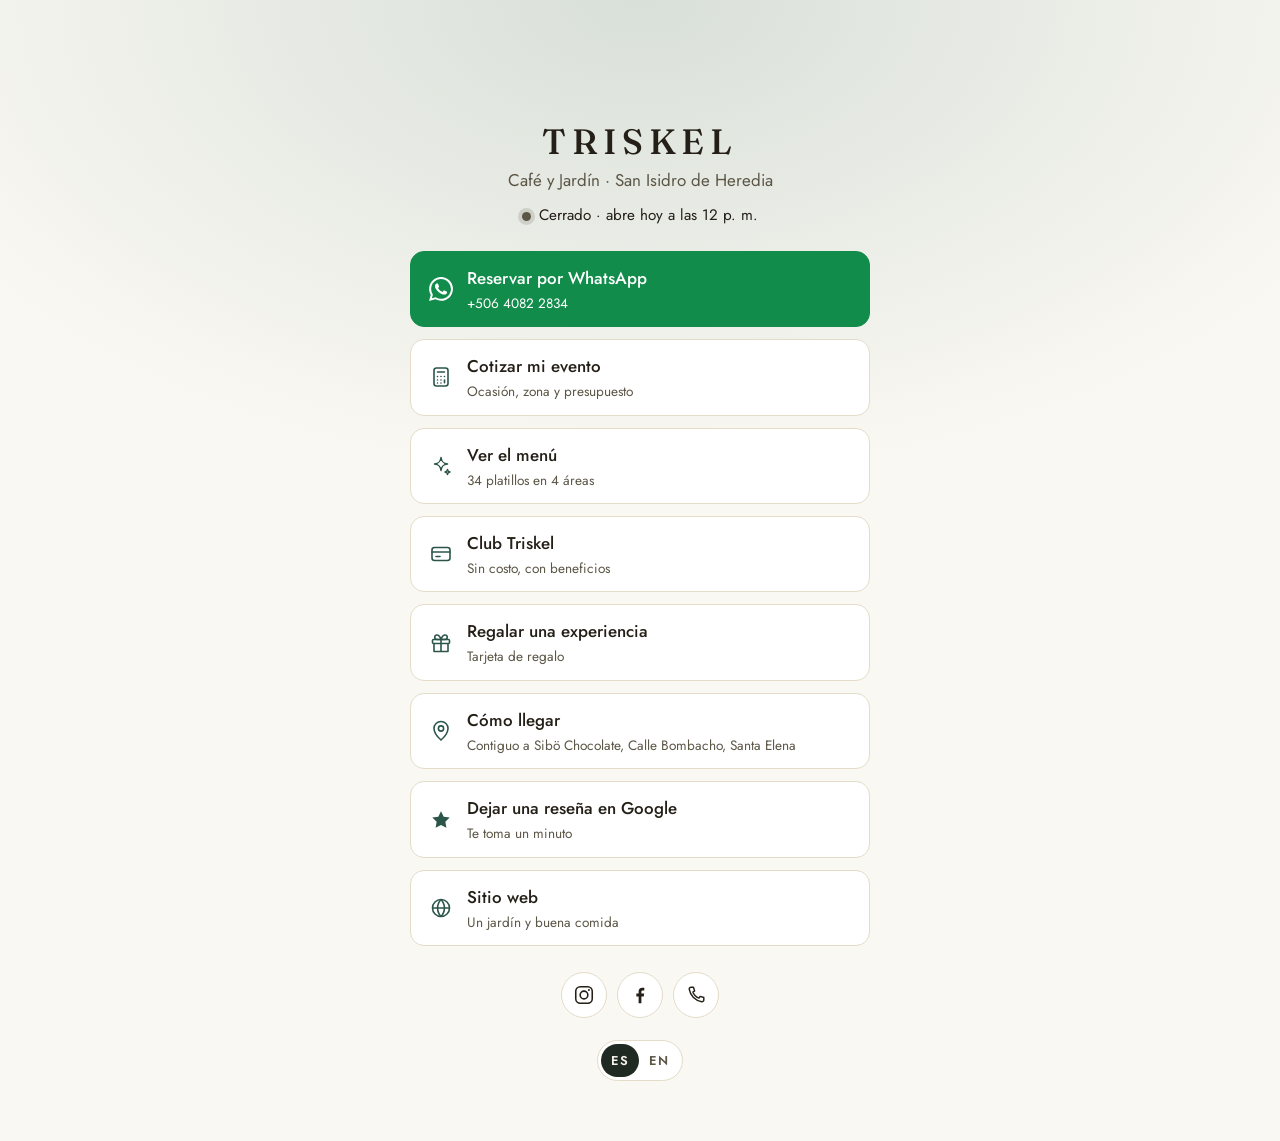
<file: premium/links.html>
<!doctype html>
<html lang="es">
<head>
<meta charset="utf-8">
<meta name="viewport" content="width=device-width, initial-scale=1">
<title data-i18n="meta.links.title">Triskel Café y Jardín · Enlaces</title>
<meta name="description" content="Reservá, cotizá tu evento, conocé el Club Triskel y encontrá cómo llegar a Triskel Café y Jardín en Santa Elena, San Isidro de Heredia." data-i18n-attr="content:meta.links.desc">
<!-- Página para el enlace de la bio de Instagram: se mantiene fuera de Google -->
<meta name="robots" content="noindex,follow">
<meta name="theme-color" content="#1E2A22">
<link rel="icon" href="img/favicon.svg" type="image/svg+xml">
<link rel="apple-touch-icon" href="img/apple-touch-icon.png">
<meta property="og:type" content="website">
<meta property="og:site_name" content="Triskel Café y Jardín">
<meta property="og:title" content="Triskel Café y Jardín · Santa Elena, San Isidro de Heredia">
<meta property="og:description" content="Reservá, cotizá y encontrá cómo llegar.">
<meta property="og:image" content="img/og.jpg">
<link rel="preconnect" href="https://fonts.googleapis.com">
<link rel="preconnect" href="https://fonts.gstatic.com" crossorigin>
<link href="https://fonts.googleapis.com/css2?family=Fraunces:opsz,wght@9..144,400;9..144,500;9..144,600&family=Jost:wght@400;500;600&display=swap" rel="stylesheet">
<link rel="stylesheet" href="css/styles.css">
<link rel="stylesheet" href="css/site.css">
</head>
<body data-page="links" class="links-page">

<!-- @sprite (bloque compartido: se sincroniza con herramientas/sync_parciales.py) -->
<svg xmlns="http://www.w3.org/2000/svg" style="display:none">
  <symbol id="i-orn" viewBox="0 0 132 22" fill="none" stroke="currentColor" stroke-width="1.4" stroke-linecap="round"><path d="M66 15c-3-3-3.5-7.5 0-12 3.5 4.5 3 9 0 12Z"/><path d="M65 15.5c-4.5-.5-7-3.5-6.5-7.5 2.5 1.5 4.2 3.3 5 5.5M67 15.5c4.5-.5 7-3.5 6.5-7.5-2.5 1.5-4.2 3.3-5 5.5"/><path d="M62 17.5C48 17 30 15 16 16c-5 .4-7-3.5-4-5.5 2.5-1.6 5 .5 3.5 2.5"/><path d="M70 17.5c14-.5 32-2.5 46-1.5 5 .4 7-3.5 4-5.5-2.5-1.6-5 .5-3.5 2.5"/></symbol>
  <symbol id="i-wa" viewBox="0 0 24 24"><path fill="currentColor" d="M17.47 14.38c-.3-.15-1.76-.87-2.03-.97-.27-.1-.47-.15-.67.15-.2.3-.77.97-.94 1.16-.17.2-.35.22-.64.07-.3-.15-1.26-.46-2.39-1.47-.88-.79-1.48-1.76-1.65-2.06-.17-.3-.02-.46.13-.6.13-.14.3-.35.45-.52.15-.17.2-.3.3-.5.1-.2.05-.37-.03-.52-.07-.15-.67-1.61-.92-2.2-.24-.59-.49-.5-.67-.51h-.57c-.2 0-.52.07-.8.37-.27.3-1.04 1.02-1.04 2.48s1.07 2.88 1.21 3.07c.15.2 2.1 3.2 5.08 4.49.71.3 1.26.49 1.7.63.71.22 1.36.19 1.87.12.57-.09 1.76-.72 2-1.42.25-.69.25-1.29.18-1.41-.08-.13-.28-.2-.57-.35Zm-5.42 7.4h-.01a9.87 9.87 0 0 1-5.03-1.38l-.36-.21-3.74.98 1-3.65-.24-.37a9.86 9.86 0 0 1-1.51-5.26c0-5.45 4.44-9.88 9.89-9.88 2.64 0 5.12 1.03 6.99 2.9a9.83 9.83 0 0 1 2.89 7c0 5.45-4.44 9.88-9.88 9.88Zm8.41-18.3A11.82 11.82 0 0 0 12.05 0C5.5 0 .16 5.34.16 11.89c0 2.1.55 4.14 1.59 5.95L.06 24l6.3-1.65a11.88 11.88 0 0 0 5.68 1.45h.01c6.55 0 11.89-5.34 11.89-11.89a11.82 11.82 0 0 0-3.48-8.41Z"/></symbol>
  <symbol id="i-ig" viewBox="0 0 24 24" fill="none" stroke="currentColor" stroke-width="1.7"><rect x="3" y="3" width="18" height="18" rx="5"/><circle cx="12" cy="12" r="4.2"/><circle cx="17.4" cy="6.6" r="1.1" fill="currentColor" stroke="none"/></symbol>
  <symbol id="i-fb" viewBox="0 0 24 24"><path fill="currentColor" d="M13.5 21v-7.5h2.6l.4-3.1h-3V8.5c0-.9.3-1.5 1.6-1.5h1.6V4.2c-.3 0-1.2-.1-2.3-.1-2.3 0-3.9 1.4-3.9 4v2.3H8v3.1h2.5V21h3Z"/></symbol>
  <symbol id="i-phone" viewBox="0 0 24 24" fill="none" stroke="currentColor" stroke-width="1.6" stroke-linejoin="round"><path d="M6.6 3.5h2.6l1.3 4-1.9 1.3a11 11 0 0 0 6.6 6.6l1.3-1.9 4 1.3v2.6a2 2 0 0 1-2.2 2A16.5 16.5 0 0 1 4.6 5.7a2 2 0 0 1 2-2.2Z"/></symbol>
  <symbol id="i-pin" viewBox="0 0 24 24" fill="none" stroke="currentColor" stroke-width="1.6"><path d="M12 21s-7-6.1-7-11.5A7 7 0 0 1 19 9.5C19 14.9 12 21 12 21Z"/><circle cx="12" cy="9.5" r="2.6"/></symbol>
  <symbol id="i-clock" viewBox="0 0 24 24" fill="none" stroke="currentColor" stroke-width="1.6" stroke-linecap="round"><circle cx="12" cy="12" r="8.5"/><path d="M12 7.5V12l3 2"/></symbol>
  <symbol id="i-cal" viewBox="0 0 24 24" fill="none" stroke="currentColor" stroke-width="1.6" stroke-linecap="round"><rect x="3.5" y="5" width="17" height="15.5" rx="2.5"/><path d="M3.5 9.5h17M8 3v4M16 3v4"/></symbol>
  <symbol id="i-map" viewBox="0 0 24 24" fill="none" stroke="currentColor" stroke-width="1.6" stroke-linejoin="round"><path d="m9 4.5-5 2v13l5-2 6 2 5-2v-13l-5 2-6-2Z"/><path d="M9 4.5v13M15 6.5v13"/></symbol>
  <symbol id="i-nav" viewBox="0 0 24 24" fill="none" stroke="currentColor" stroke-width="1.6" stroke-linejoin="round"><path d="m4 11 16-7-7 16-2-7-7-2Z"/></symbol>
  <symbol id="i-star" viewBox="0 0 24 24"><path fill="currentColor" d="m12 3.2 2.7 5.5 6 .9-4.35 4.25 1.03 6L12 17.02l-5.38 2.83 1.03-6L3.3 9.6l6-.9L12 3.2Z"/></symbol>
  <symbol id="i-check" viewBox="0 0 24 24" fill="none" stroke="currentColor" stroke-width="2" stroke-linecap="round" stroke-linejoin="round"><path d="m5 12.5 4.2 4.2L19 7"/></symbol>
  <symbol id="i-arrow" viewBox="0 0 24 24" fill="none" stroke="currentColor" stroke-width="1.8" stroke-linecap="round" stroke-linejoin="round"><path d="M5 12h14M13 6l6 6-6 6"/></symbol>
  <symbol id="i-share" viewBox="0 0 24 24" fill="none" stroke="currentColor" stroke-width="1.6"><circle cx="18" cy="5.5" r="2.5"/><circle cx="6" cy="12" r="2.5"/><circle cx="18" cy="18.5" r="2.5"/><path d="m8.2 10.8 7.6-4.1M8.2 13.2l7.6 4.1"/></symbol>
  <symbol id="i-gift" viewBox="0 0 24 24" fill="none" stroke="currentColor" stroke-width="1.6" stroke-linejoin="round"><rect x="3.5" y="8.5" width="17" height="4" rx="1"/><path d="M5 12.5v8h14v-8M12 8.5v12M12 8.5S10.5 4 8 4a2.2 2.2 0 0 0 0 4.5h4ZM12 8.5S13.5 4 16 4a2.2 2.2 0 0 1 0 4.5h-4Z"/></symbol>
  <symbol id="i-sparkle" viewBox="0 0 24 24" fill="none" stroke="currentColor" stroke-width="1.5" stroke-linejoin="round"><path d="M12 3.5c.6 4.4 2.1 5.9 6.5 6.5-4.4.6-5.9 2.1-6.5 6.5-.6-4.4-2.1-5.9-6.5-6.5 4.4-.6 5.9-2.1 6.5-6.5Z"/><path d="M18.5 15.5c.25 1.7.8 2.25 2.5 2.5-1.7.25-2.25.8-2.5 2.5-.25-1.7-.8-2.25-2.5-2.5 1.7-.25 2.25-.8 2.5-2.5Z"/></symbol>
  <symbol id="i-search" viewBox="0 0 24 24" fill="none" stroke="currentColor" stroke-width="1.7" stroke-linecap="round"><circle cx="10.5" cy="10.5" r="6.5"/><path d="m15.5 15.5 5 5"/></symbol>
  <symbol id="i-info" viewBox="0 0 24 24" fill="none" stroke="currentColor" stroke-width="1.7" stroke-linecap="round"><circle cx="12" cy="12" r="8.5"/><path d="M12 11v5.5M12 7.8h.01"/></symbol>
  <symbol id="i-calc" viewBox="0 0 24 24" fill="none" stroke="currentColor" stroke-width="1.6" stroke-linecap="round"><rect x="5" y="3" width="14" height="18" rx="2.5"/><path d="M8.5 7h7M8.5 11.5h.01M12 11.5h.01M15.5 11.5h.01M8.5 15h.01M12 15h.01M15.5 15v2.8M8.5 18h.01M12 18h.01"/></symbol>
  <symbol id="i-heart" viewBox="0 0 24 24" fill="none" stroke="currentColor" stroke-width="1.6" stroke-linejoin="round"><path d="M12 20s-7.5-4.6-7.5-10.2A4.3 4.3 0 0 1 12 7.2a4.3 4.3 0 0 1 7.5 2.6C19.5 15.4 12 20 12 20Z"/></symbol>
  <symbol id="i-card" viewBox="0 0 24 24" fill="none" stroke="currentColor" stroke-width="1.6" stroke-linecap="round"><rect x="3" y="5.5" width="18" height="13" rx="2.5"/><path d="M3 10h18M7 14.5h4"/></symbol>
  <symbol id="i-access" viewBox="0 0 24 24" fill="none" stroke="currentColor" stroke-width="1.6" stroke-linecap="round" stroke-linejoin="round"><circle cx="11" cy="4.5" r="1.8"/><path d="M11 7.5v6h5l2.5 5.5M7 10h7"/><path d="M8.5 12.2a5 5 0 1 0 6.6 6.3"/></symbol>
  <symbol id="i-quote" viewBox="0 0 24 24"><path fill="currentColor" d="M9.6 6C6.1 7 4 9.8 4 13.6V18h6v-6H7.2c.2-2 1.3-3.4 3.2-4.1L9.6 6Zm10 0C16.1 7 14 9.8 14 13.6V18h6v-6h-2.8c.2-2 1.3-3.4 3.2-4.1L19.6 6Z"/></symbol>
  <symbol id="i-chat" viewBox="0 0 24 24" fill="none" stroke="currentColor" stroke-width="1.6" stroke-linejoin="round"><path d="M4 5.5h16v10H9l-5 4v-14Z"/><path d="M8 9.5h8M8 12.5h5" stroke-linecap="round"/></symbol>
  <symbol id="i-print" viewBox="0 0 24 24" fill="none" stroke="currentColor" stroke-width="1.6" stroke-linejoin="round"><path d="M7 9V3.5h10V9M7 17.5H5a1.5 1.5 0 0 1-1.5-1.5v-5A1.5 1.5 0 0 1 5 9.5h14a1.5 1.5 0 0 1 1.5 1.5v5a1.5 1.5 0 0 1-1.5 1.5h-2"/><rect x="7" y="14" width="10" height="7" rx="1"/></symbol>
  <symbol id="i-globe" viewBox="0 0 24 24" fill="none" stroke="currentColor" stroke-width="1.6"><circle cx="12" cy="12" r="8.5"/><path d="M3.5 12h17M12 3.5c2.3 2.4 3.4 5.2 3.4 8.5s-1.1 6.1-3.4 8.5M12 3.5C9.7 5.9 8.6 8.7 8.6 12s1.1 6.1 3.4 8.5"/></symbol>
  <symbol id="i-close" viewBox="0 0 24 24" fill="none" stroke="currentColor" stroke-width="1.8" stroke-linecap="round"><path d="M6 6l12 12M18 6 6 18"/></symbol>
  <symbol id="i-coffee" viewBox="0 0 24 24" fill="none" stroke="currentColor" stroke-width="1.6" stroke-linecap="round" stroke-linejoin="round"><path d="M5 9h12v6a4 4 0 0 1-4 4H9a4 4 0 0 1-4-4V9Z"/><path d="M17 10.5h1.5a2.5 2.5 0 0 1 0 5H17"/><path d="M8.3 5.3c-.6-.8-.6-1.4 0-2.2M12 5.3c-.6-.8-.6-1.4 0-2.2"/></symbol>
  <symbol id="i-plate" viewBox="0 0 24 24" fill="none" stroke="currentColor" stroke-width="1.6" stroke-linecap="round" stroke-linejoin="round"><circle cx="13.2" cy="12" r="8.3"/><circle cx="13.2" cy="12" r="3.3"/><path d="M3.5 3.5v7.2c0 1.3.9 2.2 2 2.5M3.5 3.5v6.2M6 3.5v6.2"/></symbol>
  <symbol id="i-cocktail" viewBox="0 0 24 24" fill="none" stroke="currentColor" stroke-width="1.6" stroke-linecap="round" stroke-linejoin="round"><path d="M4.5 4h15l-7.5 8.2V19"/><path d="M9 19h6M6 7.2h12"/></symbol>
</svg>
<!-- /@sprite -->

<main class="links">
  <svg class="links__loto" aria-hidden="true"><use href="#i-loto"/></svg>
  <h1>TRISKEL</h1>
  <p class="links__sub" data-i18n="marca.sub2">Café y Jardín · San Isidro de Heredia</p>
  <p class="estado" data-render="estado"></p>

  <ul class="links__lista">
    <li><a class="is-main" data-wa="Hola Triskel, los encontré en Instagram y quiero reservar una mesa." data-wa-en="Hi Triskel, I found you on Instagram and would like to book a table."><svg aria-hidden="true"><use href="#i-wa"/></svg><span><span data-i18n="links.agendar">Reservar por WhatsApp</span><small data-neg="telefono"></small></span></a></li>
    <li><a href="agendar.html?utm_source=instagram&amp;utm_medium=bio#cotizar"><svg aria-hidden="true"><use href="#i-calc"/></svg><span><span data-i18n="cta.cotizar">Cotizar mi evento</span><small data-i18n="links.cotizar.p">Ocasión, zona y presupuesto</small></span></a></li>
    <li><a href="servicios.html?utm_source=instagram&amp;utm_medium=bio"><svg aria-hidden="true"><use href="#i-sparkle"/></svg><span><span data-i18n="links.servicios">Ver el menú</span><small data-render="conteo-total"></small></span></a></li>
    <li data-flag="membresias"><a href="membresias.html?utm_source=instagram&amp;utm_medium=bio#club"><svg aria-hidden="true"><use href="#i-card"/></svg><span>Club Triskel<small data-i18n="links.club.p">Sin costo, con beneficios</small></span></a></li>
    <li data-flag="regalo"><a href="membresias.html?utm_source=instagram&amp;utm_medium=bio#regalo"><svg aria-hidden="true"><use href="#i-gift"/></svg><span><span data-i18n="inicio.club.regalo">Regalar una experiencia</span><small data-i18n="regalo.gc.tipo">Tarjeta de regalo</small></span></a></li>
    <li><a data-href="googleMaps"><svg aria-hidden="true"><use href="#i-pin"/></svg><span><span data-i18n="links.llegar">Cómo llegar</span><small data-neg="direccion"></small></span></a></li>
    <li><a data-href="escribir-resena"><svg aria-hidden="true"><use href="#i-star"/></svg><span><span data-i18n="ftr.resena">Dejar una reseña en Google</span><small data-i18n="links.resena.p">Te toma un minuto</small></span></a></li>
    <li><a href="index.html?utm_source=instagram&amp;utm_medium=bio"><svg aria-hidden="true"><use href="#i-globe"/></svg><span><span data-i18n="links.sitio">Sitio web</span><small data-neg="eslogan"></small></span></a></li>
  </ul>

  <div class="links__redes">
    <a data-href="instagram" aria-label="Instagram"><svg aria-hidden="true"><use href="#i-ig"/></svg></a>
    <a data-href="facebook" aria-label="Facebook"><svg aria-hidden="true"><use href="#i-fb"/></svg></a>
    <a data-href="tel" aria-label="Llamar" data-i18n-attr="aria-label:links.llamar"><svg aria-hidden="true"><use href="#i-phone"/></svg></a>
  </div>

  <div class="links__pie">
    <div class="lang" role="group" aria-label="Idioma / Language">
      <button type="button" data-lang="es" aria-pressed="true">ES</button>
      <button type="button" data-lang="en" aria-pressed="false">EN</button>
    </div>
  </div>
</main>

<script src="js/core.js"></script>
<script src="js/en.js"></script>
<script src="js/i18n.js"></script>
<script src="js/main.js"></script>
</body>
</html>
</file>
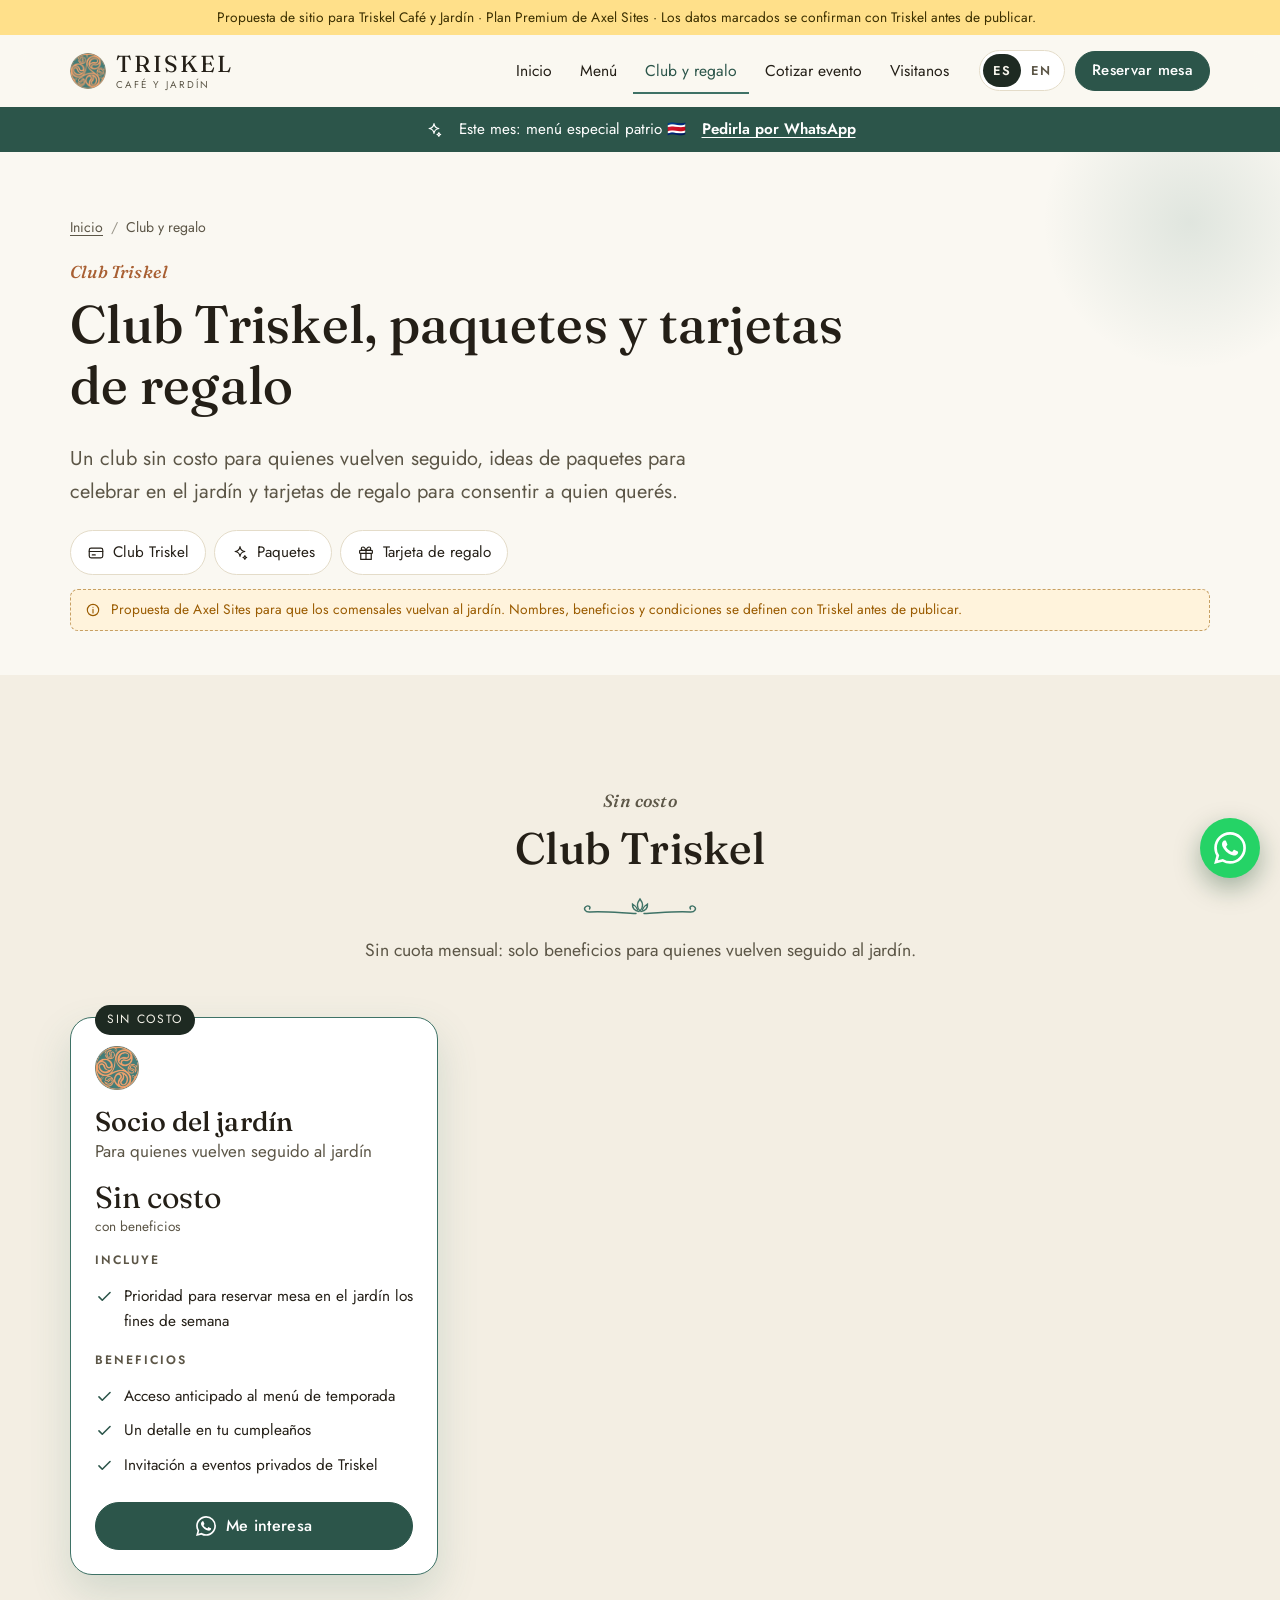
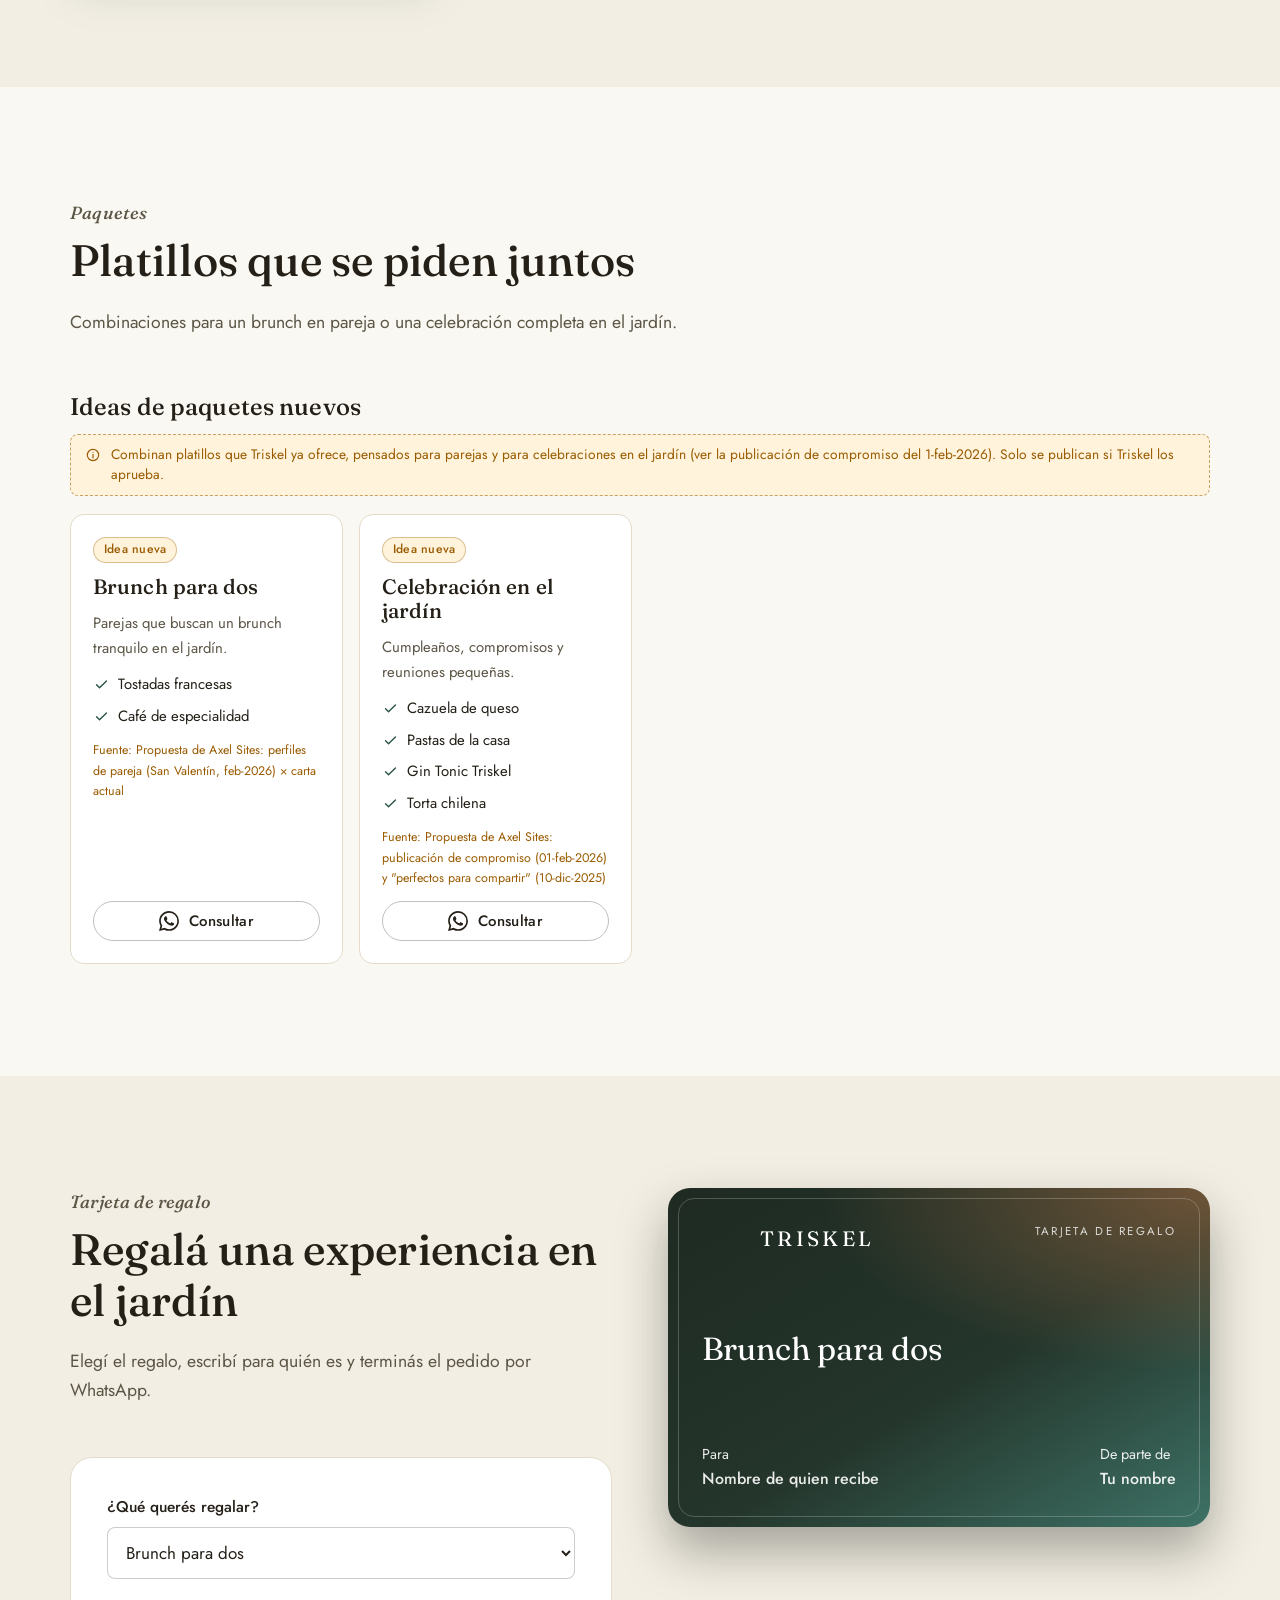
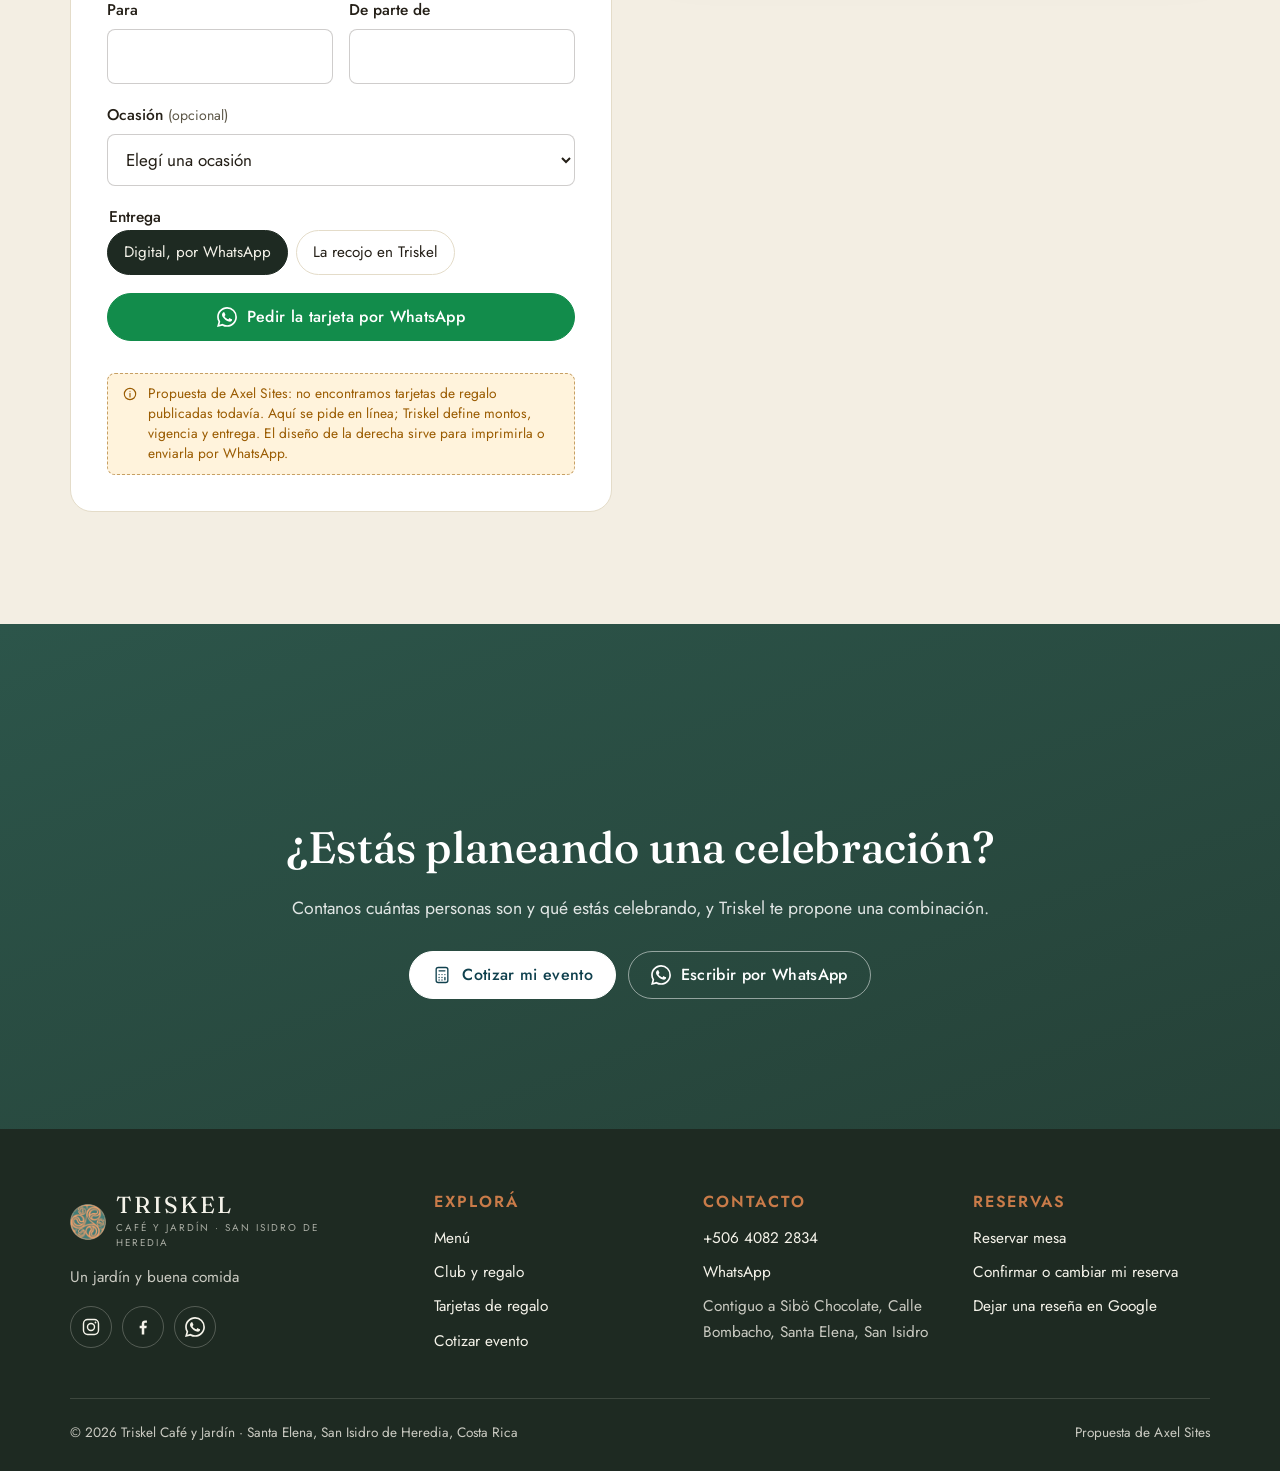
<file: premium/membresias.html>
<!doctype html>
<html lang="es">
<head>
<meta charset="utf-8">
<meta name="viewport" content="width=device-width, initial-scale=1">
<title data-i18n="meta.memb.title">Club Triskel y tarjetas de regalo | Triskel Café y Jardín</title>
<meta name="description" content="Club Triskel sin costo, paquetes propuestos para celebraciones y tarjetas de regalo en Triskel Café y Jardín, Santa Elena, San Isidro de Heredia." data-i18n-attr="content:meta.memb.desc">
<meta name="robots" content="noindex,nofollow">
<meta name="theme-color" content="#1E2A22">
<link rel="icon" href="img/favicon.svg" type="image/svg+xml">
<link rel="apple-touch-icon" href="img/apple-touch-icon.png">
<meta property="og:type" content="website">
<meta property="og:locale" content="es_CR">
<meta property="og:site_name" content="Triskel Café y Jardín">
<meta property="og:title" content="Club Triskel · Beneficios y tarjetas de regalo">
<meta property="og:description" content="Volver al jardín tiene sus beneficios. Y regalar una experiencia, también.">
<meta property="og:image" content="img/og.jpg">
<meta name="twitter:card" content="summary_large_image">
<link rel="preconnect" href="https://fonts.googleapis.com">
<link rel="preconnect" href="https://fonts.gstatic.com" crossorigin>
<link href="https://fonts.googleapis.com/css2?family=Fraunces:opsz,wght@9..144,400;9..144,500;9..144,600&family=Jost:wght@400;500;600&display=swap" rel="stylesheet">
<link rel="stylesheet" href="css/styles.css">
<link rel="stylesheet" href="css/site.css">
</head>
<body data-page="membresias" class="has-demo-bar">

<!-- @sprite (bloque compartido: se sincroniza con herramientas/sync_parciales.py) -->
<svg xmlns="http://www.w3.org/2000/svg" style="display:none">
  <symbol id="i-orn" viewBox="0 0 132 22" fill="none" stroke="currentColor" stroke-width="1.4" stroke-linecap="round"><path d="M66 15c-3-3-3.5-7.5 0-12 3.5 4.5 3 9 0 12Z"/><path d="M65 15.5c-4.5-.5-7-3.5-6.5-7.5 2.5 1.5 4.2 3.3 5 5.5M67 15.5c4.5-.5 7-3.5 6.5-7.5-2.5 1.5-4.2 3.3-5 5.5"/><path d="M62 17.5C48 17 30 15 16 16c-5 .4-7-3.5-4-5.5 2.5-1.6 5 .5 3.5 2.5"/><path d="M70 17.5c14-.5 32-2.5 46-1.5 5 .4 7-3.5 4-5.5-2.5-1.6-5 .5-3.5 2.5"/></symbol>
  <symbol id="i-wa" viewBox="0 0 24 24"><path fill="currentColor" d="M17.47 14.38c-.3-.15-1.76-.87-2.03-.97-.27-.1-.47-.15-.67.15-.2.3-.77.97-.94 1.16-.17.2-.35.22-.64.07-.3-.15-1.26-.46-2.39-1.47-.88-.79-1.48-1.76-1.65-2.06-.17-.3-.02-.46.13-.6.13-.14.3-.35.45-.52.15-.17.2-.3.3-.5.1-.2.05-.37-.03-.52-.07-.15-.67-1.61-.92-2.2-.24-.59-.49-.5-.67-.51h-.57c-.2 0-.52.07-.8.37-.27.3-1.04 1.02-1.04 2.48s1.07 2.88 1.21 3.07c.15.2 2.1 3.2 5.08 4.49.71.3 1.26.49 1.7.63.71.22 1.36.19 1.87.12.57-.09 1.76-.72 2-1.42.25-.69.25-1.29.18-1.41-.08-.13-.28-.2-.57-.35Zm-5.42 7.4h-.01a9.87 9.87 0 0 1-5.03-1.38l-.36-.21-3.74.98 1-3.65-.24-.37a9.86 9.86 0 0 1-1.51-5.26c0-5.45 4.44-9.88 9.89-9.88 2.64 0 5.12 1.03 6.99 2.9a9.83 9.83 0 0 1 2.89 7c0 5.45-4.44 9.88-9.88 9.88Zm8.41-18.3A11.82 11.82 0 0 0 12.05 0C5.5 0 .16 5.34.16 11.89c0 2.1.55 4.14 1.59 5.95L.06 24l6.3-1.65a11.88 11.88 0 0 0 5.68 1.45h.01c6.55 0 11.89-5.34 11.89-11.89a11.82 11.82 0 0 0-3.48-8.41Z"/></symbol>
  <symbol id="i-ig" viewBox="0 0 24 24" fill="none" stroke="currentColor" stroke-width="1.7"><rect x="3" y="3" width="18" height="18" rx="5"/><circle cx="12" cy="12" r="4.2"/><circle cx="17.4" cy="6.6" r="1.1" fill="currentColor" stroke="none"/></symbol>
  <symbol id="i-fb" viewBox="0 0 24 24"><path fill="currentColor" d="M13.5 21v-7.5h2.6l.4-3.1h-3V8.5c0-.9.3-1.5 1.6-1.5h1.6V4.2c-.3 0-1.2-.1-2.3-.1-2.3 0-3.9 1.4-3.9 4v2.3H8v3.1h2.5V21h3Z"/></symbol>
  <symbol id="i-phone" viewBox="0 0 24 24" fill="none" stroke="currentColor" stroke-width="1.6" stroke-linejoin="round"><path d="M6.6 3.5h2.6l1.3 4-1.9 1.3a11 11 0 0 0 6.6 6.6l1.3-1.9 4 1.3v2.6a2 2 0 0 1-2.2 2A16.5 16.5 0 0 1 4.6 5.7a2 2 0 0 1 2-2.2Z"/></symbol>
  <symbol id="i-pin" viewBox="0 0 24 24" fill="none" stroke="currentColor" stroke-width="1.6"><path d="M12 21s-7-6.1-7-11.5A7 7 0 0 1 19 9.5C19 14.9 12 21 12 21Z"/><circle cx="12" cy="9.5" r="2.6"/></symbol>
  <symbol id="i-clock" viewBox="0 0 24 24" fill="none" stroke="currentColor" stroke-width="1.6" stroke-linecap="round"><circle cx="12" cy="12" r="8.5"/><path d="M12 7.5V12l3 2"/></symbol>
  <symbol id="i-cal" viewBox="0 0 24 24" fill="none" stroke="currentColor" stroke-width="1.6" stroke-linecap="round"><rect x="3.5" y="5" width="17" height="15.5" rx="2.5"/><path d="M3.5 9.5h17M8 3v4M16 3v4"/></symbol>
  <symbol id="i-map" viewBox="0 0 24 24" fill="none" stroke="currentColor" stroke-width="1.6" stroke-linejoin="round"><path d="m9 4.5-5 2v13l5-2 6 2 5-2v-13l-5 2-6-2Z"/><path d="M9 4.5v13M15 6.5v13"/></symbol>
  <symbol id="i-nav" viewBox="0 0 24 24" fill="none" stroke="currentColor" stroke-width="1.6" stroke-linejoin="round"><path d="m4 11 16-7-7 16-2-7-7-2Z"/></symbol>
  <symbol id="i-star" viewBox="0 0 24 24"><path fill="currentColor" d="m12 3.2 2.7 5.5 6 .9-4.35 4.25 1.03 6L12 17.02l-5.38 2.83 1.03-6L3.3 9.6l6-.9L12 3.2Z"/></symbol>
  <symbol id="i-check" viewBox="0 0 24 24" fill="none" stroke="currentColor" stroke-width="2" stroke-linecap="round" stroke-linejoin="round"><path d="m5 12.5 4.2 4.2L19 7"/></symbol>
  <symbol id="i-arrow" viewBox="0 0 24 24" fill="none" stroke="currentColor" stroke-width="1.8" stroke-linecap="round" stroke-linejoin="round"><path d="M5 12h14M13 6l6 6-6 6"/></symbol>
  <symbol id="i-share" viewBox="0 0 24 24" fill="none" stroke="currentColor" stroke-width="1.6"><circle cx="18" cy="5.5" r="2.5"/><circle cx="6" cy="12" r="2.5"/><circle cx="18" cy="18.5" r="2.5"/><path d="m8.2 10.8 7.6-4.1M8.2 13.2l7.6 4.1"/></symbol>
  <symbol id="i-gift" viewBox="0 0 24 24" fill="none" stroke="currentColor" stroke-width="1.6" stroke-linejoin="round"><rect x="3.5" y="8.5" width="17" height="4" rx="1"/><path d="M5 12.5v8h14v-8M12 8.5v12M12 8.5S10.5 4 8 4a2.2 2.2 0 0 0 0 4.5h4ZM12 8.5S13.5 4 16 4a2.2 2.2 0 0 1 0 4.5h-4Z"/></symbol>
  <symbol id="i-sparkle" viewBox="0 0 24 24" fill="none" stroke="currentColor" stroke-width="1.5" stroke-linejoin="round"><path d="M12 3.5c.6 4.4 2.1 5.9 6.5 6.5-4.4.6-5.9 2.1-6.5 6.5-.6-4.4-2.1-5.9-6.5-6.5 4.4-.6 5.9-2.1 6.5-6.5Z"/><path d="M18.5 15.5c.25 1.7.8 2.25 2.5 2.5-1.7.25-2.25.8-2.5 2.5-.25-1.7-.8-2.25-2.5-2.5 1.7-.25 2.25-.8 2.5-2.5Z"/></symbol>
  <symbol id="i-search" viewBox="0 0 24 24" fill="none" stroke="currentColor" stroke-width="1.7" stroke-linecap="round"><circle cx="10.5" cy="10.5" r="6.5"/><path d="m15.5 15.5 5 5"/></symbol>
  <symbol id="i-info" viewBox="0 0 24 24" fill="none" stroke="currentColor" stroke-width="1.7" stroke-linecap="round"><circle cx="12" cy="12" r="8.5"/><path d="M12 11v5.5M12 7.8h.01"/></symbol>
  <symbol id="i-calc" viewBox="0 0 24 24" fill="none" stroke="currentColor" stroke-width="1.6" stroke-linecap="round"><rect x="5" y="3" width="14" height="18" rx="2.5"/><path d="M8.5 7h7M8.5 11.5h.01M12 11.5h.01M15.5 11.5h.01M8.5 15h.01M12 15h.01M15.5 15v2.8M8.5 18h.01M12 18h.01"/></symbol>
  <symbol id="i-heart" viewBox="0 0 24 24" fill="none" stroke="currentColor" stroke-width="1.6" stroke-linejoin="round"><path d="M12 20s-7.5-4.6-7.5-10.2A4.3 4.3 0 0 1 12 7.2a4.3 4.3 0 0 1 7.5 2.6C19.5 15.4 12 20 12 20Z"/></symbol>
  <symbol id="i-card" viewBox="0 0 24 24" fill="none" stroke="currentColor" stroke-width="1.6" stroke-linecap="round"><rect x="3" y="5.5" width="18" height="13" rx="2.5"/><path d="M3 10h18M7 14.5h4"/></symbol>
  <symbol id="i-access" viewBox="0 0 24 24" fill="none" stroke="currentColor" stroke-width="1.6" stroke-linecap="round" stroke-linejoin="round"><circle cx="11" cy="4.5" r="1.8"/><path d="M11 7.5v6h5l2.5 5.5M7 10h7"/><path d="M8.5 12.2a5 5 0 1 0 6.6 6.3"/></symbol>
  <symbol id="i-quote" viewBox="0 0 24 24"><path fill="currentColor" d="M9.6 6C6.1 7 4 9.8 4 13.6V18h6v-6H7.2c.2-2 1.3-3.4 3.2-4.1L9.6 6Zm10 0C16.1 7 14 9.8 14 13.6V18h6v-6h-2.8c.2-2 1.3-3.4 3.2-4.1L19.6 6Z"/></symbol>
  <symbol id="i-chat" viewBox="0 0 24 24" fill="none" stroke="currentColor" stroke-width="1.6" stroke-linejoin="round"><path d="M4 5.5h16v10H9l-5 4v-14Z"/><path d="M8 9.5h8M8 12.5h5" stroke-linecap="round"/></symbol>
  <symbol id="i-print" viewBox="0 0 24 24" fill="none" stroke="currentColor" stroke-width="1.6" stroke-linejoin="round"><path d="M7 9V3.5h10V9M7 17.5H5a1.5 1.5 0 0 1-1.5-1.5v-5A1.5 1.5 0 0 1 5 9.5h14a1.5 1.5 0 0 1 1.5 1.5v5a1.5 1.5 0 0 1-1.5 1.5h-2"/><rect x="7" y="14" width="10" height="7" rx="1"/></symbol>
  <symbol id="i-globe" viewBox="0 0 24 24" fill="none" stroke="currentColor" stroke-width="1.6"><circle cx="12" cy="12" r="8.5"/><path d="M3.5 12h17M12 3.5c2.3 2.4 3.4 5.2 3.4 8.5s-1.1 6.1-3.4 8.5M12 3.5C9.7 5.9 8.6 8.7 8.6 12s1.1 6.1 3.4 8.5"/></symbol>
  <symbol id="i-close" viewBox="0 0 24 24" fill="none" stroke="currentColor" stroke-width="1.8" stroke-linecap="round"><path d="M6 6l12 12M18 6 6 18"/></symbol>
  <symbol id="i-coffee" viewBox="0 0 24 24" fill="none" stroke="currentColor" stroke-width="1.6" stroke-linecap="round" stroke-linejoin="round"><path d="M5 9h12v6a4 4 0 0 1-4 4H9a4 4 0 0 1-4-4V9Z"/><path d="M17 10.5h1.5a2.5 2.5 0 0 1 0 5H17"/><path d="M8.3 5.3c-.6-.8-.6-1.4 0-2.2M12 5.3c-.6-.8-.6-1.4 0-2.2"/></symbol>
  <symbol id="i-plate" viewBox="0 0 24 24" fill="none" stroke="currentColor" stroke-width="1.6" stroke-linecap="round" stroke-linejoin="round"><circle cx="13.2" cy="12" r="8.3"/><circle cx="13.2" cy="12" r="3.3"/><path d="M3.5 3.5v7.2c0 1.3.9 2.2 2 2.5M3.5 3.5v6.2M6 3.5v6.2"/></symbol>
  <symbol id="i-cocktail" viewBox="0 0 24 24" fill="none" stroke="currentColor" stroke-width="1.6" stroke-linecap="round" stroke-linejoin="round"><path d="M4.5 4h15l-7.5 8.2V19"/><path d="M9 19h6M6 7.2h12"/></symbol>
</svg>
<!-- /@sprite -->

<!-- @header -->
<div class="demo-bar" data-demo><span data-i18n="demo.barra">Propuesta de sitio para Triskel Café y Jardín · Plan Premium de Axel Sites · Los datos marcados se confirman con Triskel antes de publicar.</span></div>
<a class="skip" href="#main" data-i18n="a11y.saltar">Saltar al contenido</a>

<header class="hdr">
  <div class="wrap hdr__in">
    <a class="brand" href="index.html" aria-label="Triskel Café y Jardín, inicio">
      <img class="brand__mark" src="img/logo-triskel.png" alt="" width="36" height="36">
      <span class="brand__txt"><span class="brand__name">TRISKEL</span><span class="brand__sub" data-i18n="marca.sub">Café y Jardín</span></span>
    </a>
    <nav class="nav" id="menu" aria-label="Principal">
      <ul>
        <li><a href="index.html" data-nav="inicio" data-i18n="nav.inicio">Inicio</a></li>
        <li><a href="servicios.html" data-nav="servicios" data-i18n="nav.servicios">Menú</a></li>
        <li><a href="membresias.html" data-nav="membresias" aria-current="page" data-i18n="nav.club">Club y regalo</a></li>
        <li><a href="agendar.html#cotizar" data-nav="agendar" data-i18n="nav.cotizar">Cotizar evento</a></li>
        <li><a href="index.html#visitanos" data-nav="visitanos" data-i18n="nav.visitanos">Visitanos</a></li>
      </ul>
      <div class="nav__extra">
        <a class="btn btn--primary btn--block" href="agendar.html#agendar"><svg aria-hidden="true"><use href="#i-cal"/></svg><span data-i18n="cta.agendar">Reservar mesa</span></a>
        <a class="btn btn--wa btn--block" data-wa="Hola Triskel, estoy viendo su sitio web y quiero consultar por una reserva." data-wa-en="Hi Triskel, I'm on your website and would like to ask about a reservation."><svg aria-hidden="true"><use href="#i-wa"/></svg><span data-i18n="cta.whatsapp">Escribir por WhatsApp</span></a>
        <div class="nav-redes">
          <a data-href="instagram" aria-label="Instagram de Triskel"><svg aria-hidden="true"><use href="#i-ig"/></svg></a>
          <a data-href="facebook" aria-label="Facebook de Triskel"><svg aria-hidden="true"><use href="#i-fb"/></svg></a>
        </div>
      </div>
    </nav>
    <div class="hdr__tools">
      <div class="lang" role="group" aria-label="Idioma / Language">
        <button type="button" data-lang="es" aria-pressed="true">ES</button>
        <button type="button" data-lang="en" aria-pressed="false">EN</button>
      </div>
      <a class="btn btn--primary btn--sm hdr__cta" href="agendar.html#agendar"><span data-i18n="cta.agendar">Reservar mesa</span></a>
      <button class="burger" type="button" aria-controls="menu" aria-expanded="false" aria-label="Abrir menú"><span></span><span></span><span></span></button>
    </div>
  </div>
</header>

<div class="promo" data-render="promo" hidden></div>
<!-- /@header -->

<main id="main">

  <section class="page-hero">
    <div class="wrap">
      <ol class="migas" aria-label="Ruta">
        <li><a href="index.html" data-i18n="nav.inicio">Inicio</a></li>
        <li aria-current="page" data-i18n="nav.club">Club y regalo</li>
      </ol>
      <p class="eyebrow">Club Triskel</p>
      <h1 data-i18n="memb.h1">Club Triskel, paquetes y tarjetas de regalo</h1>
      <p class="lead" data-i18n="memb.lead">Un club sin costo para quienes vuelven seguido, ideas de paquetes para celebrar en el jardín y tarjetas de regalo para consentir a quien querés.</p>
      <div class="saltos">
        <a class="chip-btn" href="#club" data-flag="membresias"><svg aria-hidden="true"><use href="#i-card"/></svg><span data-i18n="memb.salto.club">Club Triskel</span></a>
        <a class="chip-btn" href="#paquetes"><svg aria-hidden="true"><use href="#i-sparkle"/></svg><span data-i18n="memb.salto.paquetes">Paquetes</span></a>
        <a class="chip-btn" href="#regalo" data-flag="regalo"><svg aria-hidden="true"><use href="#i-gift"/></svg><span data-i18n="memb.salto.regalo">Tarjeta de regalo</span></a>
      </div>
      <p class="nota-demo" data-demo><svg aria-hidden="true"><use href="#i-info"/></svg><span data-i18n="demo.memb">Propuesta de Axel Sites para que los comensales vuelvan al jardín. Nombres, beneficios y condiciones se definen con Triskel antes de publicar.</span></p>
    </div>
  </section>

  <!-- ============================== CLUB TRISKEL ============================== -->
  <section class="sec sec--alt" id="club" aria-labelledby="club-h2" data-flag="membresias">
    <div class="wrap">
      <div class="sec-head sec-head--center">
        <p class="eyebrow" data-i18n="memb.club.eyebrow">Sin costo</p>
        <h2 id="club-h2">Club Triskel</h2>
        <svg class="orn" aria-hidden="true"><use href="#i-orn"/></svg>
        <p data-i18n="memb.club.p">Sin cuota mensual: solo beneficios para quienes vuelven seguido al jardín.</p>
      </div>
      <div class="planes" data-render="planes"></div>
    </div>
  </section>

  <!-- ============================== PAQUETES ============================== -->
  <section class="sec" id="paquetes" aria-labelledby="paq-h2">
    <div class="wrap">
      <div class="sec-head">
        <p class="eyebrow" data-i18n="memb.paq.eyebrow">Paquetes</p>
        <h2 id="paq-h2" data-i18n="memb.paq.h2">Platillos que se piden juntos</h2>
        <p data-i18n="memb.paq.p">Combinaciones para un brunch en pareja o una celebración completa en el jardín.</p>
      </div>
      <div data-bloque>
        <h3 class="sub-h" data-demo data-i18n="memb.pub.h">Paquetes que Triskel ya ofreció</h3>
        <p class="nota-demo" data-demo><svg aria-hidden="true"><use href="#i-info"/></svg><span data-i18n="demo.paq.pub">No encontramos combos con precio publicado todavía: si Triskel ya arma paquetes para ocasiones especiales, los sumamos aquí.</span></p>
        <div class="packs" data-render="paquetes-publicados"></div>
      </div>
      <div data-bloque data-demo>
        <h3 class="sub-h" data-i18n="memb.prop.h">Ideas de paquetes nuevos</h3>
        <p class="nota-demo"><svg aria-hidden="true"><use href="#i-info"/></svg><span data-i18n="demo.paq.prop">Combinan platillos que Triskel ya ofrece, pensados para parejas y para celebraciones en el jardín (ver la publicación de compromiso del 1-feb-2026). Solo se publican si Triskel los aprueba.</span></p>
        <div class="packs" data-render="paquetes-propuestos"></div>
      </div>
    </div>
  </section>

  <!-- ============================== TARJETA DE REGALO ============================== -->
  <section class="sec sec--alt" id="regalo" aria-labelledby="regalo-h2" data-flag="regalo">
    <div class="wrap regalo">
      <div>
        <div class="sec-head">
          <p class="eyebrow" data-i18n="regalo.eyebrow">Tarjeta de regalo</p>
          <h2 id="regalo-h2" data-i18n="regalo.h2">Regalá una experiencia en el jardín</h2>
          <p data-i18n="regalo.p">Elegí el regalo, escribí para quién es y terminás el pedido por WhatsApp.</p>
        </div>
        <form id="form-regalo" class="form panel" novalidate>
          <div class="field">
            <label for="rg-exp" data-i18n="regalo.exp">¿Qué querés regalar?</label>
            <select id="rg-exp" name="experiencia" class="select"></select>
          </div>
          <div class="field" id="campo-monto" hidden>
            <label for="rg-monto" data-i18n="regalo.monto">Monto en colones</label>
            <input id="rg-monto" name="monto" class="input" type="number" min="5000" step="5000" inputmode="numeric" placeholder="25000" aria-describedby="err-regalo-monto">
            <p class="err" id="err-regalo-monto" hidden data-i18n="regalo.err.monto">Escribí el monto.</p>
          </div>
          <div class="row2">
            <div class="field">
              <label for="rg-para" data-i18n="regalo.para">Para</label>
              <input id="rg-para" name="para" class="input" autocomplete="off" aria-describedby="err-regalo-para">
              <p class="err" id="err-regalo-para" hidden data-i18n="regalo.err.para">¿Para quién es el regalo?</p>
            </div>
            <div class="field">
              <label for="rg-de" data-i18n="regalo.de">De parte de</label>
              <input id="rg-de" name="de" class="input" autocomplete="name" aria-describedby="err-regalo-de">
              <p class="err" id="err-regalo-de" hidden data-i18n="regalo.err.de">Escribí tu nombre.</p>
            </div>
          </div>
          <div class="field">
            <label for="rg-ocasion"><span data-i18n="regalo.ocasion">Ocasión</span> <span class="opt" data-i18n="form.opcional">(opcional)</span></label>
            <select id="rg-ocasion" name="ocasion" class="select">
              <option value="" data-i18n="regalo.oc.0">Elegí una ocasión</option>
              <option value="cumpleanos" data-i18n="regalo.oc.1">Cumpleaños</option>
              <option value="madre" data-i18n="regalo.oc.2">Día de la Madre</option>
              <option value="aniversario" data-i18n="regalo.oc.3">Aniversario</option>
              <option value="navidad" data-i18n="regalo.oc.4">Navidad</option>
              <option value="gracias" data-i18n="regalo.oc.5">Agradecimiento</option>
              <option value="otra" data-i18n="regalo.oc.6">Otra</option>
            </select>
          </div>
          <fieldset class="fieldset">
            <legend data-i18n="regalo.entrega">Entrega</legend>
            <div class="chips">
              <label class="chip"><input type="radio" name="entrega" value="digital" checked><span data-i18n="regalo.entrega.1">Digital, por WhatsApp</span></label>
              <label class="chip"><input type="radio" name="entrega" value="recoger"><span data-i18n="regalo.entrega.2">La recojo en Triskel</span></label>
            </div>
          </fieldset>
          <button class="btn btn--wa" type="submit"><svg aria-hidden="true"><use href="#i-wa"/></svg><span data-i18n="regalo.enviar">Pedir la tarjeta por WhatsApp</span></button>
          <div class="envio" data-render="envio" hidden aria-live="polite"></div>
          <p class="nota-demo" data-demo><svg aria-hidden="true"><use href="#i-info"/></svg><span data-i18n="demo.regalo">Propuesta de Axel Sites: no encontramos tarjetas de regalo publicadas todavía. Aquí se pide en línea; Triskel define montos, vigencia y entrega. El diseño de la derecha sirve para imprimirla o enviarla por WhatsApp.</span></p>
        </form>
      </div>
      <div class="giftcard" aria-hidden="true">
        <div class="giftcard__top">
          <span class="giftcard__marca"><svg><use href="#i-loto"/></svg>TRISKEL</span>
          <span class="giftcard__tipo" data-i18n="regalo.gc.tipo">Tarjeta de regalo</span>
        </div>
        <p class="giftcard__exp" data-gc="exp">Brunch para dos</p>
        <div class="giftcard__pie">
          <span><span data-i18n="regalo.para">Para</span><b data-gc="para"></b></span>
          <span><span data-i18n="regalo.de">De parte de</span><b data-gc="de"></b></span>
        </div>
      </div>
    </div>
  </section>

  <section class="cierre">
    <div class="wrap cierre__in">
      <svg class="cierre__loto" aria-hidden="true"><use href="#i-loto"/></svg>
      <h2 data-i18n="memb.cierre.h2">¿Estás planeando una celebración?</h2>
      <p data-i18n="memb.cierre.p">Contanos cuántas personas son y qué estás celebrando, y Triskel te propone una combinación.</p>
      <div class="hero__cta hero__cta--center">
        <a class="btn btn--light" href="agendar.html#cotizar"><svg aria-hidden="true"><use href="#i-calc"/></svg><span data-i18n="cta.cotizar">Cotizar mi evento</span></a>
        <a class="btn btn--line-light" data-wa="Hola Triskel, quiero armar una celebración en el jardín. ¿Me ayudan?" data-wa-en="Hi Triskel, I'd like to put together a celebration in the garden. Can you help?"><svg aria-hidden="true"><use href="#i-wa"/></svg><span data-i18n="cta.whatsapp">Escribir por WhatsApp</span></a>
      </div>
    </div>
  </section>

</main>

<!-- @footer -->
<footer class="ftr">
  <div class="wrap">
    <div class="ftr__grid">
      <div>
        <a class="brand" href="index.html" aria-label="Triskel Café y Jardín, inicio">
          <img class="brand__mark" src="img/logo-triskel.png" alt="" width="36" height="36">
          <span class="brand__txt"><span class="brand__name">TRISKEL</span><span class="brand__sub" data-i18n="marca.sub2">Café y Jardín · San Isidro de Heredia</span></span>
        </a>
        <p data-neg="eslogan">Un jardín y buena comida</p>
        <div class="ftr__redes">
          <a data-href="instagram" aria-label="Instagram de Triskel"><svg aria-hidden="true"><use href="#i-ig"/></svg></a>
          <a data-href="facebook" aria-label="Facebook de Triskel"><svg aria-hidden="true"><use href="#i-fb"/></svg></a>
          <a data-wa="Hola Triskel, los encontré en su sitio web y quiero consultar por una reserva." data-wa-en="Hi Triskel, I found you on your website and want to ask about a reservation." aria-label="WhatsApp de Triskel"><svg aria-hidden="true"><use href="#i-wa"/></svg></a>
        </div>
      </div>
      <div>
        <h3 data-i18n="ftr.explorar">Explorá</h3>
        <ul>
          <li><a href="servicios.html" data-i18n="nav.servicios">Menú</a></li>
          <li><a href="membresias.html" data-i18n="nav.club">Club y regalo</a></li>
          <li><a href="membresias.html#regalo" data-i18n="ftr.regalo">Tarjetas de regalo</a></li>
          <li><a href="agendar.html#cotizar" data-i18n="nav.cotizar">Cotizar evento</a></li>
        </ul>
      </div>
      <div>
        <h3 data-i18n="ftr.contacto">Contacto</h3>
        <ul>
          <li><a data-href="tel"><span data-neg="telefono"></span></a></li>
          <li><a data-wa="Hola Triskel, quiero reservar una mesa." data-wa-en="Hi Triskel, I'd like to book a table.">WhatsApp</a></li>
          <li data-requiere="email"><a data-href="email"><span data-neg="email"></span></a></li>
          <li><span data-neg="direccion"></span>, <span data-neg="canton"></span></li>
        </ul>
      </div>
      <div>
        <h3 data-i18n="ftr.pacientes">Reservas</h3>
        <ul>
          <li><a href="agendar.html#agendar" data-i18n="cta.agendar">Reservar mesa</a></li>
          <li><a href="agendar.html#seguimiento" data-i18n="ftr.seguimiento">Confirmar o cambiar mi reserva</a></li>
          <li><a data-href="escribir-resena" data-i18n="ftr.resena">Dejar una reseña en Google</a></li>
        </ul>
      </div>
    </div>
    <div class="ftr__legal">
      <p>© <span data-year></span> Triskel Café y Jardín · <span data-i18n="ftr.legal">Santa Elena, San Isidro de Heredia, Costa Rica</span></p>
      <p data-demo data-i18n="ftr.demo">Propuesta de Axel Sites</p>
    </div>
  </div>
</footer>

<a class="wa-float" data-wa="Hola Triskel, estoy viendo su sitio web y quiero consultar por una reserva." data-wa-en="Hi Triskel, I'm on your website and would like to ask about a reservation." aria-label="Escribir a Triskel por WhatsApp" data-i18n-attr="aria-label:a11y.wa"><svg aria-hidden="true"><use href="#i-wa"/></svg></a>
<nav class="barra-movil" aria-label="Acciones rápidas" data-i18n-attr="aria-label:a11y.rapidas">
  <a href="agendar.html#agendar"><svg aria-hidden="true"><use href="#i-cal"/></svg><span data-i18n="movil.agendar">Reservar</span></a>
  <a class="is-wa" data-wa="Hola Triskel, estoy viendo su sitio web y quiero consultar por una reserva." data-wa-en="Hi Triskel, I'm on your website and would like to ask about a reservation."><svg aria-hidden="true"><use href="#i-wa"/></svg>WhatsApp</a>
  <a href="agendar.html#cotizar"><svg aria-hidden="true"><use href="#i-calc"/></svg><span data-i18n="movil.cotizar">Cotizar</span></a>
</nav>
<!-- /@footer -->

<script src="js/core.js"></script>
<script src="js/en.js"></script>
<script src="js/i18n.js"></script>
<script src="js/main.js"></script>
</body>
</html>
</file>
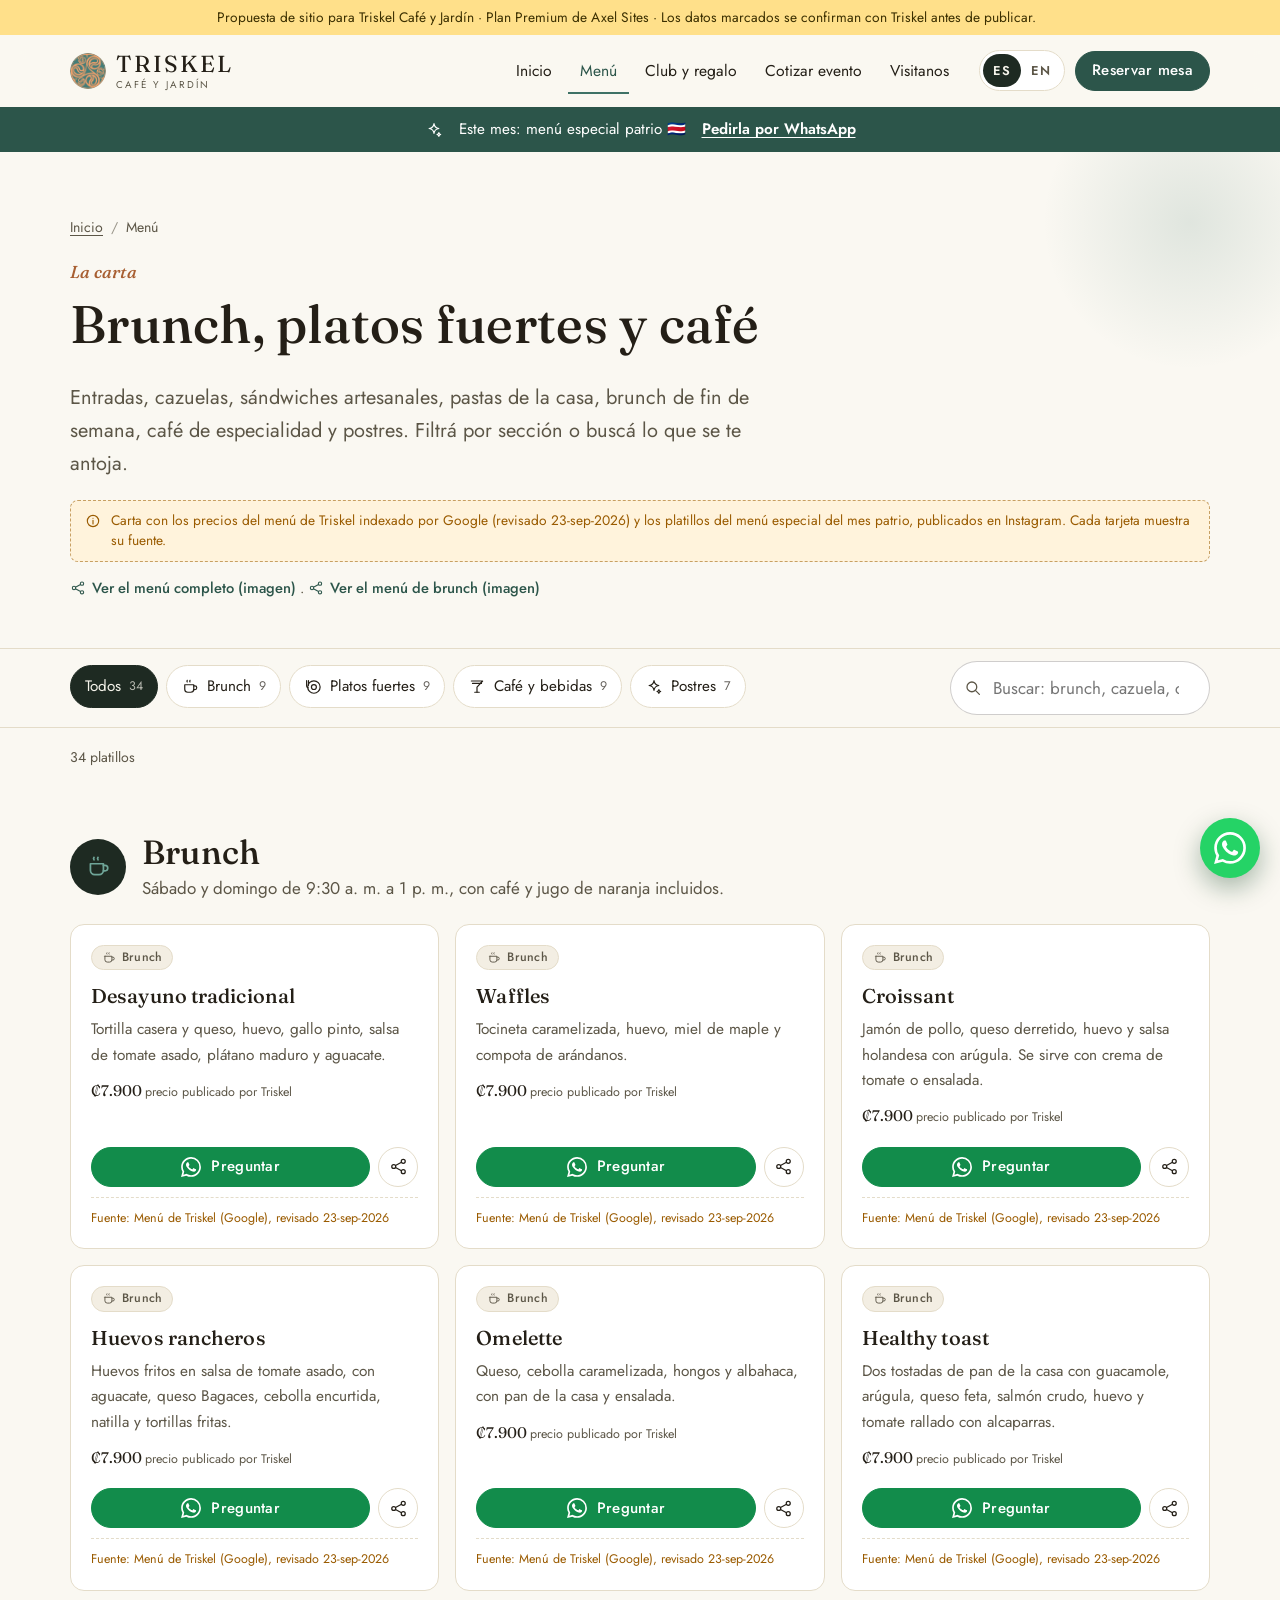
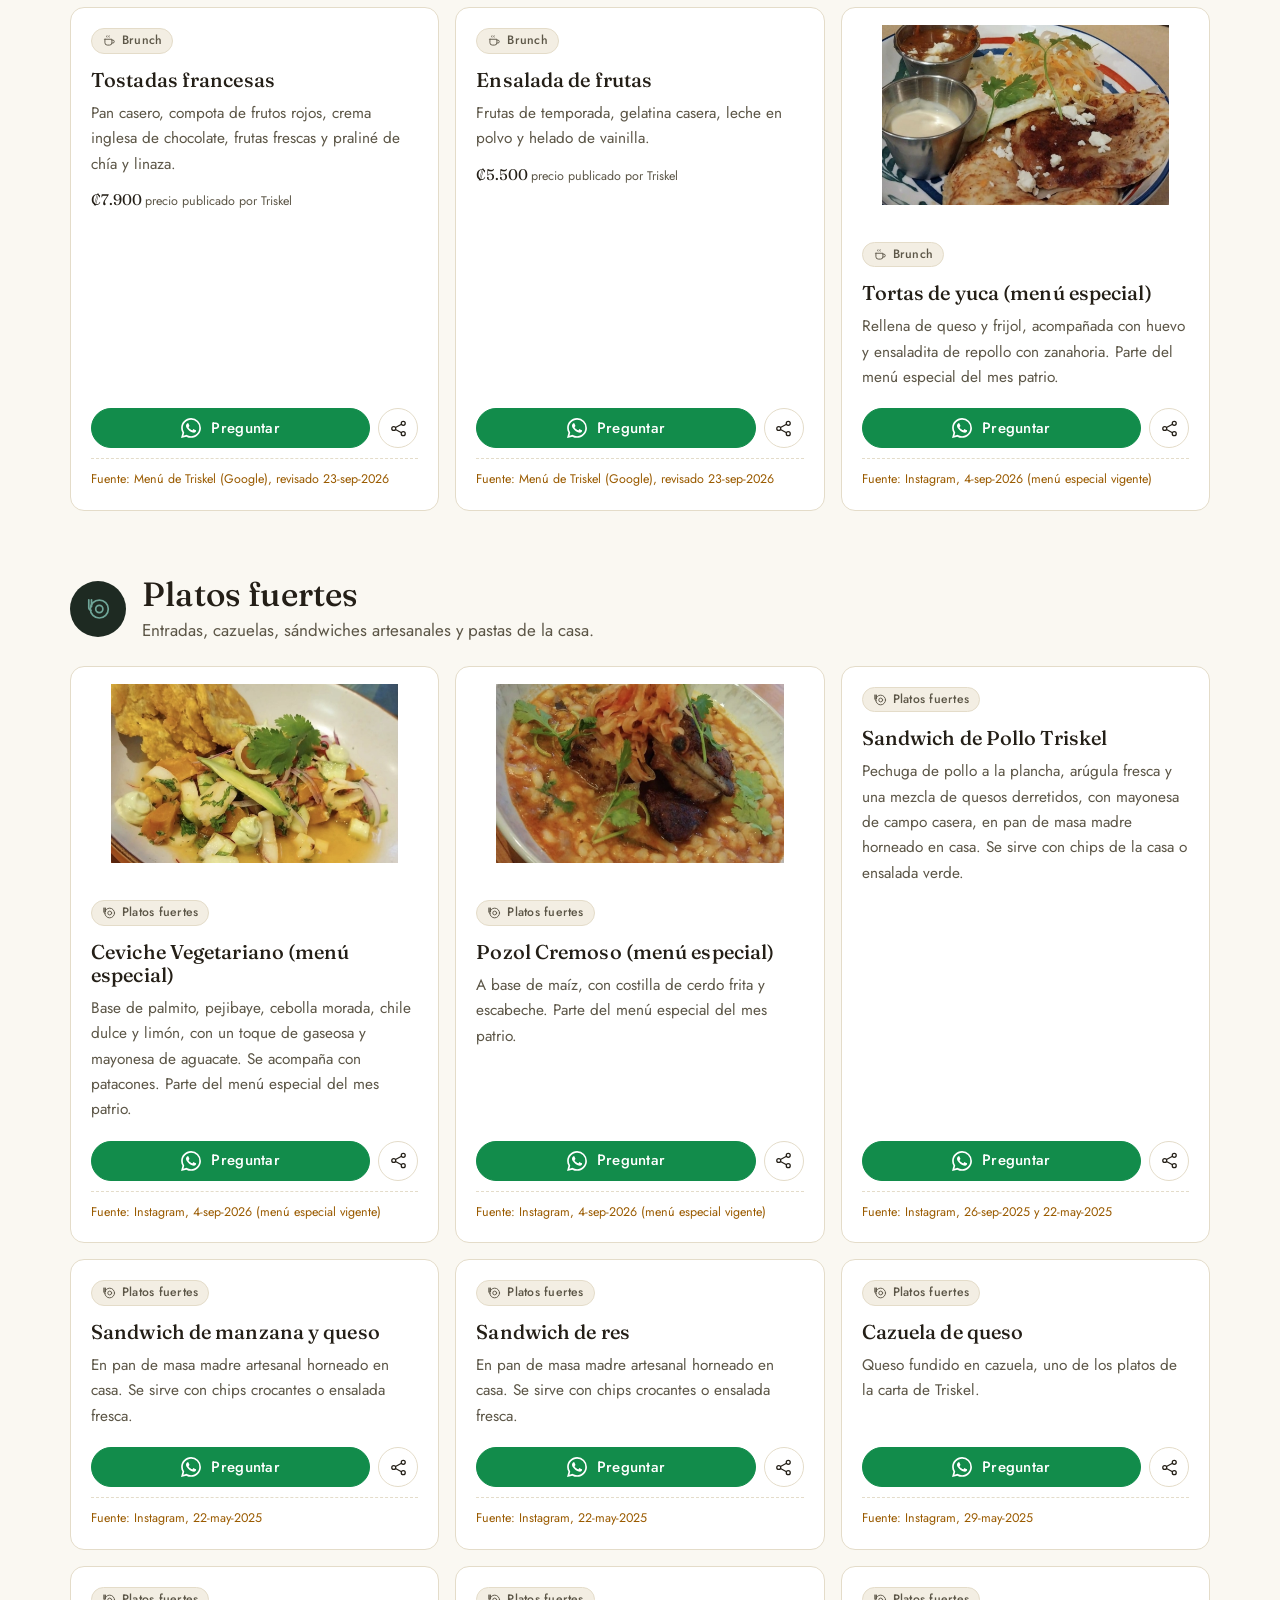
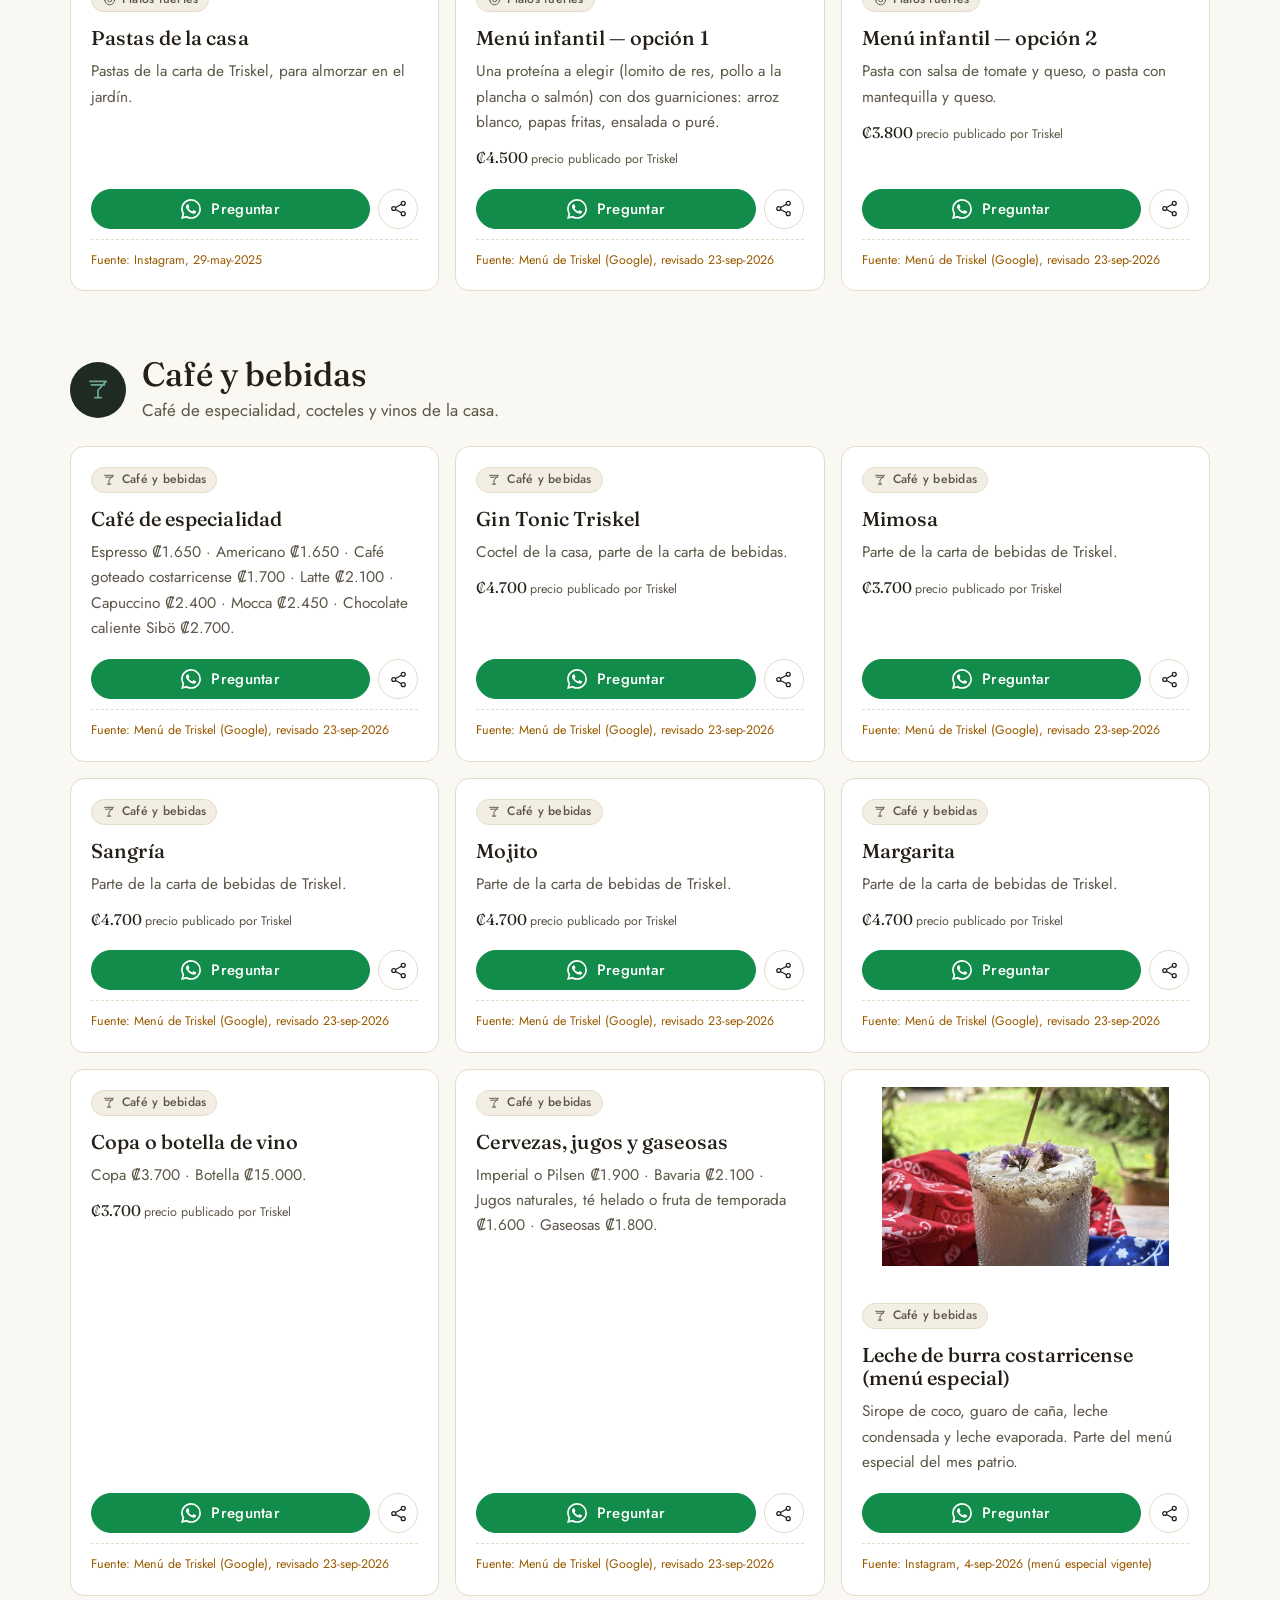
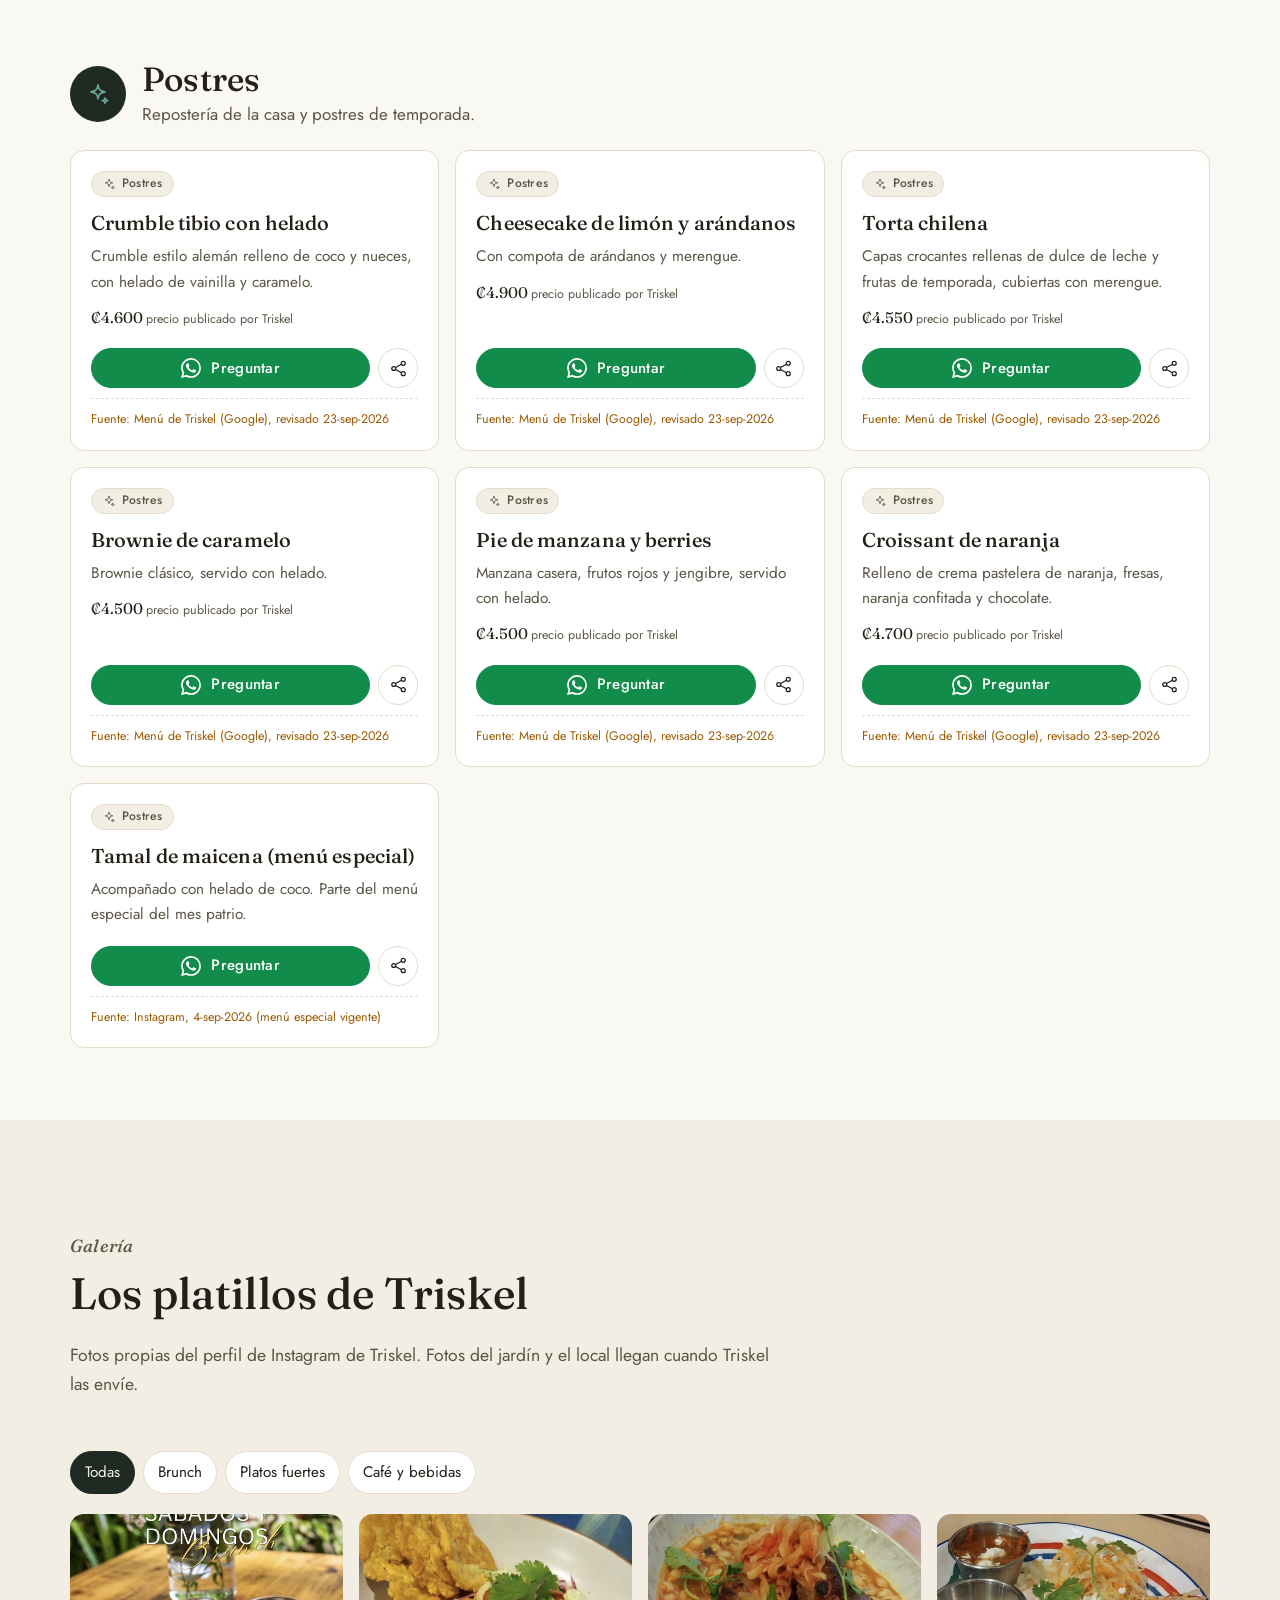
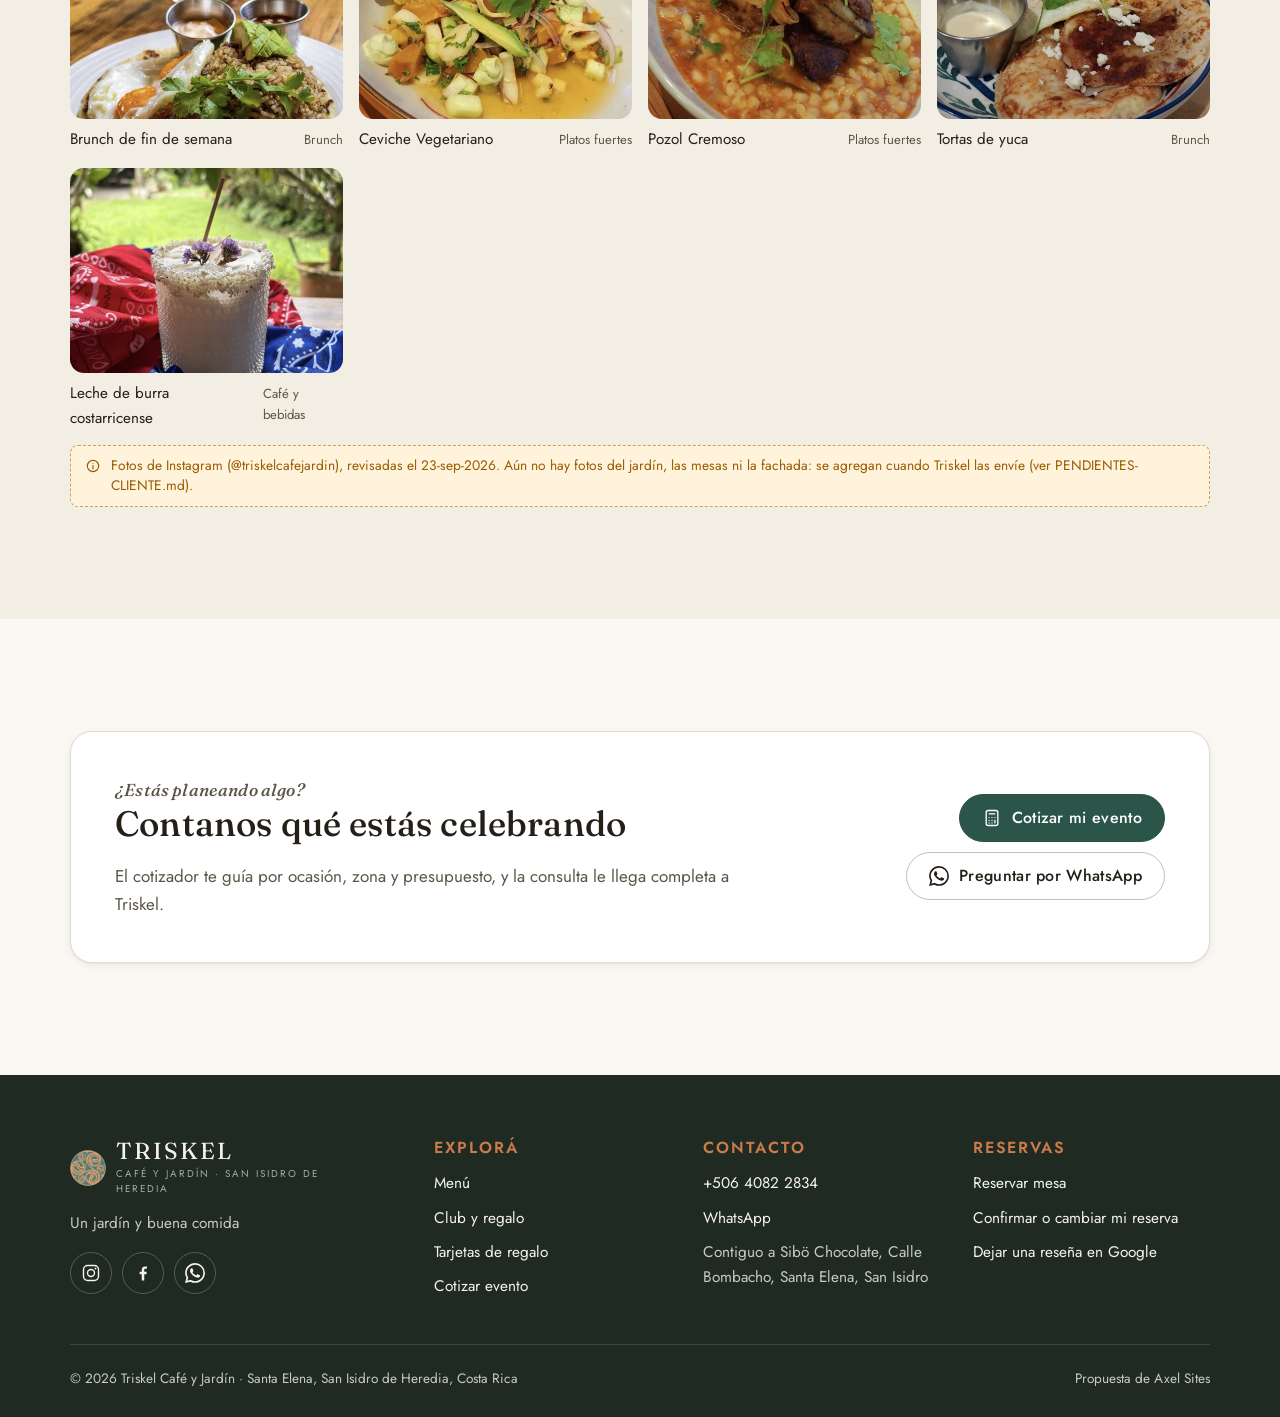
<file: premium/servicios.html>
<!doctype html>
<html lang="es">
<head>
<meta charset="utf-8">
<meta name="viewport" content="width=device-width, initial-scale=1">
<title data-i18n="meta.serv.title">Menú | Triskel Café y Jardín, San Isidro de Heredia</title>
<meta name="description" content="Brunch de fin de semana, cazuelas, sándwiches artesanales, pastas y café de especialidad de Triskel Café y Jardín en Santa Elena, San Isidro de Heredia." data-i18n-attr="content:meta.serv.desc">
<meta name="robots" content="noindex,nofollow">
<meta name="theme-color" content="#1E2A22">
<link rel="icon" href="img/favicon.svg" type="image/svg+xml">
<link rel="apple-touch-icon" href="img/apple-touch-icon.png">
<meta property="og:type" content="website">
<meta property="og:locale" content="es_CR">
<meta property="og:site_name" content="Triskel Café y Jardín">
<meta property="og:title" content="Menú de Triskel · Santa Elena, San Isidro de Heredia">
<meta property="og:description" content="Brunch, platos fuertes, café de especialidad y cocteles en el jardín.">
<meta property="og:image" content="img/og.jpg">
<meta name="twitter:card" content="summary_large_image">
<link rel="preconnect" href="https://fonts.googleapis.com">
<link rel="preconnect" href="https://fonts.gstatic.com" crossorigin>
<link href="https://fonts.googleapis.com/css2?family=Fraunces:opsz,wght@9..144,400;9..144,500;9..144,600&family=Jost:wght@400;500;600&display=swap" rel="stylesheet">
<link rel="stylesheet" href="css/styles.css">
<link rel="stylesheet" href="css/site.css">
</head>
<body data-page="servicios" class="has-demo-bar">

<!-- @sprite (bloque compartido: se sincroniza con herramientas/sync_parciales.py) -->
<svg xmlns="http://www.w3.org/2000/svg" style="display:none">
  <symbol id="i-orn" viewBox="0 0 132 22" fill="none" stroke="currentColor" stroke-width="1.4" stroke-linecap="round"><path d="M66 15c-3-3-3.5-7.5 0-12 3.5 4.5 3 9 0 12Z"/><path d="M65 15.5c-4.5-.5-7-3.5-6.5-7.5 2.5 1.5 4.2 3.3 5 5.5M67 15.5c4.5-.5 7-3.5 6.5-7.5-2.5 1.5-4.2 3.3-5 5.5"/><path d="M62 17.5C48 17 30 15 16 16c-5 .4-7-3.5-4-5.5 2.5-1.6 5 .5 3.5 2.5"/><path d="M70 17.5c14-.5 32-2.5 46-1.5 5 .4 7-3.5 4-5.5-2.5-1.6-5 .5-3.5 2.5"/></symbol>
  <symbol id="i-wa" viewBox="0 0 24 24"><path fill="currentColor" d="M17.47 14.38c-.3-.15-1.76-.87-2.03-.97-.27-.1-.47-.15-.67.15-.2.3-.77.97-.94 1.16-.17.2-.35.22-.64.07-.3-.15-1.26-.46-2.39-1.47-.88-.79-1.48-1.76-1.65-2.06-.17-.3-.02-.46.13-.6.13-.14.3-.35.45-.52.15-.17.2-.3.3-.5.1-.2.05-.37-.03-.52-.07-.15-.67-1.61-.92-2.2-.24-.59-.49-.5-.67-.51h-.57c-.2 0-.52.07-.8.37-.27.3-1.04 1.02-1.04 2.48s1.07 2.88 1.21 3.07c.15.2 2.1 3.2 5.08 4.49.71.3 1.26.49 1.7.63.71.22 1.36.19 1.87.12.57-.09 1.76-.72 2-1.42.25-.69.25-1.29.18-1.41-.08-.13-.28-.2-.57-.35Zm-5.42 7.4h-.01a9.87 9.87 0 0 1-5.03-1.38l-.36-.21-3.74.98 1-3.65-.24-.37a9.86 9.86 0 0 1-1.51-5.26c0-5.45 4.44-9.88 9.89-9.88 2.64 0 5.12 1.03 6.99 2.9a9.83 9.83 0 0 1 2.89 7c0 5.45-4.44 9.88-9.88 9.88Zm8.41-18.3A11.82 11.82 0 0 0 12.05 0C5.5 0 .16 5.34.16 11.89c0 2.1.55 4.14 1.59 5.95L.06 24l6.3-1.65a11.88 11.88 0 0 0 5.68 1.45h.01c6.55 0 11.89-5.34 11.89-11.89a11.82 11.82 0 0 0-3.48-8.41Z"/></symbol>
  <symbol id="i-ig" viewBox="0 0 24 24" fill="none" stroke="currentColor" stroke-width="1.7"><rect x="3" y="3" width="18" height="18" rx="5"/><circle cx="12" cy="12" r="4.2"/><circle cx="17.4" cy="6.6" r="1.1" fill="currentColor" stroke="none"/></symbol>
  <symbol id="i-fb" viewBox="0 0 24 24"><path fill="currentColor" d="M13.5 21v-7.5h2.6l.4-3.1h-3V8.5c0-.9.3-1.5 1.6-1.5h1.6V4.2c-.3 0-1.2-.1-2.3-.1-2.3 0-3.9 1.4-3.9 4v2.3H8v3.1h2.5V21h3Z"/></symbol>
  <symbol id="i-phone" viewBox="0 0 24 24" fill="none" stroke="currentColor" stroke-width="1.6" stroke-linejoin="round"><path d="M6.6 3.5h2.6l1.3 4-1.9 1.3a11 11 0 0 0 6.6 6.6l1.3-1.9 4 1.3v2.6a2 2 0 0 1-2.2 2A16.5 16.5 0 0 1 4.6 5.7a2 2 0 0 1 2-2.2Z"/></symbol>
  <symbol id="i-pin" viewBox="0 0 24 24" fill="none" stroke="currentColor" stroke-width="1.6"><path d="M12 21s-7-6.1-7-11.5A7 7 0 0 1 19 9.5C19 14.9 12 21 12 21Z"/><circle cx="12" cy="9.5" r="2.6"/></symbol>
  <symbol id="i-clock" viewBox="0 0 24 24" fill="none" stroke="currentColor" stroke-width="1.6" stroke-linecap="round"><circle cx="12" cy="12" r="8.5"/><path d="M12 7.5V12l3 2"/></symbol>
  <symbol id="i-cal" viewBox="0 0 24 24" fill="none" stroke="currentColor" stroke-width="1.6" stroke-linecap="round"><rect x="3.5" y="5" width="17" height="15.5" rx="2.5"/><path d="M3.5 9.5h17M8 3v4M16 3v4"/></symbol>
  <symbol id="i-map" viewBox="0 0 24 24" fill="none" stroke="currentColor" stroke-width="1.6" stroke-linejoin="round"><path d="m9 4.5-5 2v13l5-2 6 2 5-2v-13l-5 2-6-2Z"/><path d="M9 4.5v13M15 6.5v13"/></symbol>
  <symbol id="i-nav" viewBox="0 0 24 24" fill="none" stroke="currentColor" stroke-width="1.6" stroke-linejoin="round"><path d="m4 11 16-7-7 16-2-7-7-2Z"/></symbol>
  <symbol id="i-star" viewBox="0 0 24 24"><path fill="currentColor" d="m12 3.2 2.7 5.5 6 .9-4.35 4.25 1.03 6L12 17.02l-5.38 2.83 1.03-6L3.3 9.6l6-.9L12 3.2Z"/></symbol>
  <symbol id="i-check" viewBox="0 0 24 24" fill="none" stroke="currentColor" stroke-width="2" stroke-linecap="round" stroke-linejoin="round"><path d="m5 12.5 4.2 4.2L19 7"/></symbol>
  <symbol id="i-arrow" viewBox="0 0 24 24" fill="none" stroke="currentColor" stroke-width="1.8" stroke-linecap="round" stroke-linejoin="round"><path d="M5 12h14M13 6l6 6-6 6"/></symbol>
  <symbol id="i-share" viewBox="0 0 24 24" fill="none" stroke="currentColor" stroke-width="1.6"><circle cx="18" cy="5.5" r="2.5"/><circle cx="6" cy="12" r="2.5"/><circle cx="18" cy="18.5" r="2.5"/><path d="m8.2 10.8 7.6-4.1M8.2 13.2l7.6 4.1"/></symbol>
  <symbol id="i-gift" viewBox="0 0 24 24" fill="none" stroke="currentColor" stroke-width="1.6" stroke-linejoin="round"><rect x="3.5" y="8.5" width="17" height="4" rx="1"/><path d="M5 12.5v8h14v-8M12 8.5v12M12 8.5S10.5 4 8 4a2.2 2.2 0 0 0 0 4.5h4ZM12 8.5S13.5 4 16 4a2.2 2.2 0 0 1 0 4.5h-4Z"/></symbol>
  <symbol id="i-sparkle" viewBox="0 0 24 24" fill="none" stroke="currentColor" stroke-width="1.5" stroke-linejoin="round"><path d="M12 3.5c.6 4.4 2.1 5.9 6.5 6.5-4.4.6-5.9 2.1-6.5 6.5-.6-4.4-2.1-5.9-6.5-6.5 4.4-.6 5.9-2.1 6.5-6.5Z"/><path d="M18.5 15.5c.25 1.7.8 2.25 2.5 2.5-1.7.25-2.25.8-2.5 2.5-.25-1.7-.8-2.25-2.5-2.5 1.7-.25 2.25-.8 2.5-2.5Z"/></symbol>
  <symbol id="i-search" viewBox="0 0 24 24" fill="none" stroke="currentColor" stroke-width="1.7" stroke-linecap="round"><circle cx="10.5" cy="10.5" r="6.5"/><path d="m15.5 15.5 5 5"/></symbol>
  <symbol id="i-info" viewBox="0 0 24 24" fill="none" stroke="currentColor" stroke-width="1.7" stroke-linecap="round"><circle cx="12" cy="12" r="8.5"/><path d="M12 11v5.5M12 7.8h.01"/></symbol>
  <symbol id="i-calc" viewBox="0 0 24 24" fill="none" stroke="currentColor" stroke-width="1.6" stroke-linecap="round"><rect x="5" y="3" width="14" height="18" rx="2.5"/><path d="M8.5 7h7M8.5 11.5h.01M12 11.5h.01M15.5 11.5h.01M8.5 15h.01M12 15h.01M15.5 15v2.8M8.5 18h.01M12 18h.01"/></symbol>
  <symbol id="i-heart" viewBox="0 0 24 24" fill="none" stroke="currentColor" stroke-width="1.6" stroke-linejoin="round"><path d="M12 20s-7.5-4.6-7.5-10.2A4.3 4.3 0 0 1 12 7.2a4.3 4.3 0 0 1 7.5 2.6C19.5 15.4 12 20 12 20Z"/></symbol>
  <symbol id="i-card" viewBox="0 0 24 24" fill="none" stroke="currentColor" stroke-width="1.6" stroke-linecap="round"><rect x="3" y="5.5" width="18" height="13" rx="2.5"/><path d="M3 10h18M7 14.5h4"/></symbol>
  <symbol id="i-access" viewBox="0 0 24 24" fill="none" stroke="currentColor" stroke-width="1.6" stroke-linecap="round" stroke-linejoin="round"><circle cx="11" cy="4.5" r="1.8"/><path d="M11 7.5v6h5l2.5 5.5M7 10h7"/><path d="M8.5 12.2a5 5 0 1 0 6.6 6.3"/></symbol>
  <symbol id="i-quote" viewBox="0 0 24 24"><path fill="currentColor" d="M9.6 6C6.1 7 4 9.8 4 13.6V18h6v-6H7.2c.2-2 1.3-3.4 3.2-4.1L9.6 6Zm10 0C16.1 7 14 9.8 14 13.6V18h6v-6h-2.8c.2-2 1.3-3.4 3.2-4.1L19.6 6Z"/></symbol>
  <symbol id="i-chat" viewBox="0 0 24 24" fill="none" stroke="currentColor" stroke-width="1.6" stroke-linejoin="round"><path d="M4 5.5h16v10H9l-5 4v-14Z"/><path d="M8 9.5h8M8 12.5h5" stroke-linecap="round"/></symbol>
  <symbol id="i-print" viewBox="0 0 24 24" fill="none" stroke="currentColor" stroke-width="1.6" stroke-linejoin="round"><path d="M7 9V3.5h10V9M7 17.5H5a1.5 1.5 0 0 1-1.5-1.5v-5A1.5 1.5 0 0 1 5 9.5h14a1.5 1.5 0 0 1 1.5 1.5v5a1.5 1.5 0 0 1-1.5 1.5h-2"/><rect x="7" y="14" width="10" height="7" rx="1"/></symbol>
  <symbol id="i-globe" viewBox="0 0 24 24" fill="none" stroke="currentColor" stroke-width="1.6"><circle cx="12" cy="12" r="8.5"/><path d="M3.5 12h17M12 3.5c2.3 2.4 3.4 5.2 3.4 8.5s-1.1 6.1-3.4 8.5M12 3.5C9.7 5.9 8.6 8.7 8.6 12s1.1 6.1 3.4 8.5"/></symbol>
  <symbol id="i-close" viewBox="0 0 24 24" fill="none" stroke="currentColor" stroke-width="1.8" stroke-linecap="round"><path d="M6 6l12 12M18 6 6 18"/></symbol>
  <symbol id="i-coffee" viewBox="0 0 24 24" fill="none" stroke="currentColor" stroke-width="1.6" stroke-linecap="round" stroke-linejoin="round"><path d="M5 9h12v6a4 4 0 0 1-4 4H9a4 4 0 0 1-4-4V9Z"/><path d="M17 10.5h1.5a2.5 2.5 0 0 1 0 5H17"/><path d="M8.3 5.3c-.6-.8-.6-1.4 0-2.2M12 5.3c-.6-.8-.6-1.4 0-2.2"/></symbol>
  <symbol id="i-plate" viewBox="0 0 24 24" fill="none" stroke="currentColor" stroke-width="1.6" stroke-linecap="round" stroke-linejoin="round"><circle cx="13.2" cy="12" r="8.3"/><circle cx="13.2" cy="12" r="3.3"/><path d="M3.5 3.5v7.2c0 1.3.9 2.2 2 2.5M3.5 3.5v6.2M6 3.5v6.2"/></symbol>
  <symbol id="i-cocktail" viewBox="0 0 24 24" fill="none" stroke="currentColor" stroke-width="1.6" stroke-linecap="round" stroke-linejoin="round"><path d="M4.5 4h15l-7.5 8.2V19"/><path d="M9 19h6M6 7.2h12"/></symbol>
</svg>
<!-- /@sprite -->

<!-- @header -->
<div class="demo-bar" data-demo><span data-i18n="demo.barra">Propuesta de sitio para Triskel Café y Jardín · Plan Premium de Axel Sites · Los datos marcados se confirman con Triskel antes de publicar.</span></div>
<a class="skip" href="#main" data-i18n="a11y.saltar">Saltar al contenido</a>

<header class="hdr">
  <div class="wrap hdr__in">
    <a class="brand" href="index.html" aria-label="Triskel Café y Jardín, inicio">
      <img class="brand__mark" src="img/logo-triskel.png" alt="" width="36" height="36">
      <span class="brand__txt"><span class="brand__name">TRISKEL</span><span class="brand__sub" data-i18n="marca.sub">Café y Jardín</span></span>
    </a>
    <nav class="nav" id="menu" aria-label="Principal">
      <ul>
        <li><a href="index.html" data-nav="inicio" data-i18n="nav.inicio">Inicio</a></li>
        <li><a href="servicios.html" data-nav="servicios" aria-current="page" data-i18n="nav.servicios">Menú</a></li>
        <li><a href="membresias.html" data-nav="membresias" data-i18n="nav.club">Club y regalo</a></li>
        <li><a href="agendar.html#cotizar" data-nav="agendar" data-i18n="nav.cotizar">Cotizar evento</a></li>
        <li><a href="index.html#visitanos" data-nav="visitanos" data-i18n="nav.visitanos">Visitanos</a></li>
      </ul>
      <div class="nav__extra">
        <a class="btn btn--primary btn--block" href="agendar.html#agendar"><svg aria-hidden="true"><use href="#i-cal"/></svg><span data-i18n="cta.agendar">Reservar mesa</span></a>
        <a class="btn btn--wa btn--block" data-wa="Hola Triskel, estoy viendo su sitio web y quiero consultar por una reserva." data-wa-en="Hi Triskel, I'm on your website and would like to ask about a reservation."><svg aria-hidden="true"><use href="#i-wa"/></svg><span data-i18n="cta.whatsapp">Escribir por WhatsApp</span></a>
        <div class="nav-redes">
          <a data-href="instagram" aria-label="Instagram de Triskel"><svg aria-hidden="true"><use href="#i-ig"/></svg></a>
          <a data-href="facebook" aria-label="Facebook de Triskel"><svg aria-hidden="true"><use href="#i-fb"/></svg></a>
        </div>
      </div>
    </nav>
    <div class="hdr__tools">
      <div class="lang" role="group" aria-label="Idioma / Language">
        <button type="button" data-lang="es" aria-pressed="true">ES</button>
        <button type="button" data-lang="en" aria-pressed="false">EN</button>
      </div>
      <a class="btn btn--primary btn--sm hdr__cta" href="agendar.html#agendar"><span data-i18n="cta.agendar">Reservar mesa</span></a>
      <button class="burger" type="button" aria-controls="menu" aria-expanded="false" aria-label="Abrir menú"><span></span><span></span><span></span></button>
    </div>
  </div>
</header>

<div class="promo" data-render="promo" hidden></div>
<!-- /@header -->

<main id="main">

  <section class="page-hero">
    <div class="wrap">
      <ol class="migas" aria-label="Ruta">
        <li><a href="index.html" data-i18n="nav.inicio">Inicio</a></li>
        <li aria-current="page" data-i18n="nav.servicios">Menú</li>
      </ol>
      <p class="eyebrow" data-i18n="serv.eyebrow">La carta</p>
      <h1 data-i18n="serv.h1">Brunch, platos fuertes y café</h1>
      <p class="lead" data-i18n="serv.lead">Entradas, cazuelas, sándwiches artesanales, pastas de la casa, brunch de fin de semana, café de especialidad y postres. Filtrá por sección o buscá lo que se te antoja.</p>
      <p class="nota-demo" data-demo><svg aria-hidden="true"><use href="#i-info"/></svg><span data-i18n="demo.catalogo">Carta con los precios del menú de Triskel indexado por Google (revisado 23-sep-2026) y los platillos del menú especial del mes patrio, publicados en Instagram. Cada tarjeta muestra su fuente.</span></p>
      <p class="serv-menu-link"><a href="img/menu/menu-general.jpg" target="_blank" rel="noopener"><svg aria-hidden="true"><use href="#i-share"/></svg><span data-i18n="serv.vermenu1">Ver el menú completo (imagen)</span></a> · <a href="img/menu/menu-brunch.jpg" target="_blank" rel="noopener"><svg aria-hidden="true"><use href="#i-share"/></svg><span data-i18n="serv.vermenu2">Ver el menú de brunch (imagen)</span></a></p>
    </div>
  </section>

  <div class="catalogo__bar">
    <div class="wrap">
      <div class="filtros" data-render="filtros" role="group" aria-label="Filtrar por sección" data-i18n-attr="aria-label:serv.filtrar"></div>
      <label class="buscar">
        <span class="sr-only" data-i18n="serv.buscar">Buscar platillo</span>
        <svg aria-hidden="true"><use href="#i-search"/></svg>
        <input id="buscar" class="input" type="search" placeholder="Buscar: brunch, cazuela, café…" autocomplete="off" data-i18n-attr="placeholder:serv.buscar.ph">
      </label>
    </div>
  </div>

  <section class="catalogo">
    <div class="wrap">
      <p class="hint catalogo__conteo" aria-live="polite" data-render="conteo"></p>
      <div data-render="catalogo"></div>
    </div>
  </section>

  <section class="sec sec--alt" id="galeria" aria-labelledby="gal-h2" data-flag="galeria">
    <div class="wrap">
      <div class="sec-head">
        <p class="eyebrow" data-i18n="gal.eyebrow">Galería</p>
        <h2 id="gal-h2" data-i18n="gal.h2">Los platillos de Triskel</h2>
        <p data-i18n="gal.p">Fotos propias del perfil de Instagram de Triskel. Fotos del jardín y el local llegan cuando Triskel las envíe.</p>
      </div>
      <div class="filtros filtros--gal" data-render="galeria-filtros" role="group" aria-label="Filtrar fotos" data-i18n-attr="aria-label:gal.filtrar"></div>
      <div class="galeria" data-render="galeria"></div>
      <p class="nota-demo" data-demo><svg aria-hidden="true"><use href="#i-info"/></svg><span data-i18n="demo.galeria">Fotos de Instagram (@triskelcafejardin), revisadas el 23-sep-2026. Aún no hay fotos del jardín, las mesas ni la fachada: se agregan cuando Triskel las envíe (ver PENDIENTES-CLIENTE.md).</span></p>
    </div>
  </section>

  <dialog class="visor" data-render="visor" aria-labelledby="visor-titulo">
    <div class="visor__barra">
      <p id="visor-titulo" data-visor="titulo"></p>
      <button type="button" class="icon-btn" data-visor="cerrar" aria-label="Cerrar" data-i18n-attr="aria-label:gal.cerrar"><svg aria-hidden="true"><use href="#i-close"/></svg></button>
    </div>
    <div class="visor__cuerpo" data-visor="cuerpo"></div>
    <div class="visor__nav">
      <button type="button" class="icon-btn" data-visor="prev" aria-label="Foto anterior" data-i18n-attr="aria-label:gal.prev"><svg aria-hidden="true"><use href="#i-arrow"/></svg></button>
      <button type="button" class="icon-btn" data-visor="next" aria-label="Foto siguiente" data-i18n-attr="aria-label:gal.next"><svg aria-hidden="true"><use href="#i-arrow"/></svg></button>
    </div>
  </dialog>

  <section class="sec">
    <div class="wrap">
      <div class="duda card">
        <div>
          <p class="eyebrow" data-i18n="serv.duda.eyebrow">¿Estás planeando algo?</p>
          <h2 data-i18n="serv.duda.h2">Contanos qué estás celebrando</h2>
          <p data-i18n="serv.duda.p">El cotizador te guía por ocasión, zona y presupuesto, y la consulta le llega completa a Triskel.</p>
        </div>
        <div class="duda__btns">
          <a class="btn btn--primary" href="agendar.html#cotizar"><svg aria-hidden="true"><use href="#i-calc"/></svg><span data-i18n="cta.cotizar">Cotizar mi evento</span></a>
          <a class="btn btn--ghost" data-wa="Hola Triskel, estoy viendo el menú y no sé qué elegir. ¿Me recomiendan algo?" data-wa-en="Hi Triskel, I'm looking at the menu and I'm not sure what to choose. Could you recommend something?"><svg aria-hidden="true"><use href="#i-wa"/></svg><span data-i18n="serv.duda.wa">Preguntar por WhatsApp</span></a>
        </div>
      </div>
    </div>
  </section>

</main>

<!-- @footer -->
<footer class="ftr">
  <div class="wrap">
    <div class="ftr__grid">
      <div>
        <a class="brand" href="index.html" aria-label="Triskel Café y Jardín, inicio">
          <img class="brand__mark" src="img/logo-triskel.png" alt="" width="36" height="36">
          <span class="brand__txt"><span class="brand__name">TRISKEL</span><span class="brand__sub" data-i18n="marca.sub2">Café y Jardín · San Isidro de Heredia</span></span>
        </a>
        <p data-neg="eslogan">Un jardín y buena comida</p>
        <div class="ftr__redes">
          <a data-href="instagram" aria-label="Instagram de Triskel"><svg aria-hidden="true"><use href="#i-ig"/></svg></a>
          <a data-href="facebook" aria-label="Facebook de Triskel"><svg aria-hidden="true"><use href="#i-fb"/></svg></a>
          <a data-wa="Hola Triskel, los encontré en su sitio web y quiero consultar por una reserva." data-wa-en="Hi Triskel, I found you on your website and want to ask about a reservation." aria-label="WhatsApp de Triskel"><svg aria-hidden="true"><use href="#i-wa"/></svg></a>
        </div>
      </div>
      <div>
        <h3 data-i18n="ftr.explorar">Explorá</h3>
        <ul>
          <li><a href="servicios.html" data-i18n="nav.servicios">Menú</a></li>
          <li><a href="membresias.html" data-i18n="nav.club">Club y regalo</a></li>
          <li><a href="membresias.html#regalo" data-i18n="ftr.regalo">Tarjetas de regalo</a></li>
          <li><a href="agendar.html#cotizar" data-i18n="nav.cotizar">Cotizar evento</a></li>
        </ul>
      </div>
      <div>
        <h3 data-i18n="ftr.contacto">Contacto</h3>
        <ul>
          <li><a data-href="tel"><span data-neg="telefono"></span></a></li>
          <li><a data-wa="Hola Triskel, quiero reservar una mesa." data-wa-en="Hi Triskel, I'd like to book a table.">WhatsApp</a></li>
          <li data-requiere="email"><a data-href="email"><span data-neg="email"></span></a></li>
          <li><span data-neg="direccion"></span>, <span data-neg="canton"></span></li>
        </ul>
      </div>
      <div>
        <h3 data-i18n="ftr.pacientes">Reservas</h3>
        <ul>
          <li><a href="agendar.html#agendar" data-i18n="cta.agendar">Reservar mesa</a></li>
          <li><a href="agendar.html#seguimiento" data-i18n="ftr.seguimiento">Confirmar o cambiar mi reserva</a></li>
          <li><a data-href="escribir-resena" data-i18n="ftr.resena">Dejar una reseña en Google</a></li>
        </ul>
      </div>
    </div>
    <div class="ftr__legal">
      <p>© <span data-year></span> Triskel Café y Jardín · <span data-i18n="ftr.legal">Santa Elena, San Isidro de Heredia, Costa Rica</span></p>
      <p data-demo data-i18n="ftr.demo">Propuesta de Axel Sites</p>
    </div>
  </div>
</footer>

<a class="wa-float" data-wa="Hola Triskel, estoy viendo su sitio web y quiero consultar por una reserva." data-wa-en="Hi Triskel, I'm on your website and would like to ask about a reservation." aria-label="Escribir a Triskel por WhatsApp" data-i18n-attr="aria-label:a11y.wa"><svg aria-hidden="true"><use href="#i-wa"/></svg></a>
<nav class="barra-movil" aria-label="Acciones rápidas" data-i18n-attr="aria-label:a11y.rapidas">
  <a href="agendar.html#agendar"><svg aria-hidden="true"><use href="#i-cal"/></svg><span data-i18n="movil.agendar">Reservar</span></a>
  <a class="is-wa" data-wa="Hola Triskel, estoy viendo su sitio web y quiero consultar por una reserva." data-wa-en="Hi Triskel, I'm on your website and would like to ask about a reservation."><svg aria-hidden="true"><use href="#i-wa"/></svg>WhatsApp</a>
  <a href="agendar.html#cotizar"><svg aria-hidden="true"><use href="#i-calc"/></svg><span data-i18n="movil.cotizar">Cotizar</span></a>
</nav>
<!-- /@footer -->

<script src="js/core.js"></script>
<script src="js/en.js"></script>
<script src="js/i18n.js"></script>
<script src="js/main.js"></script>
</body>
</html>
</file>
